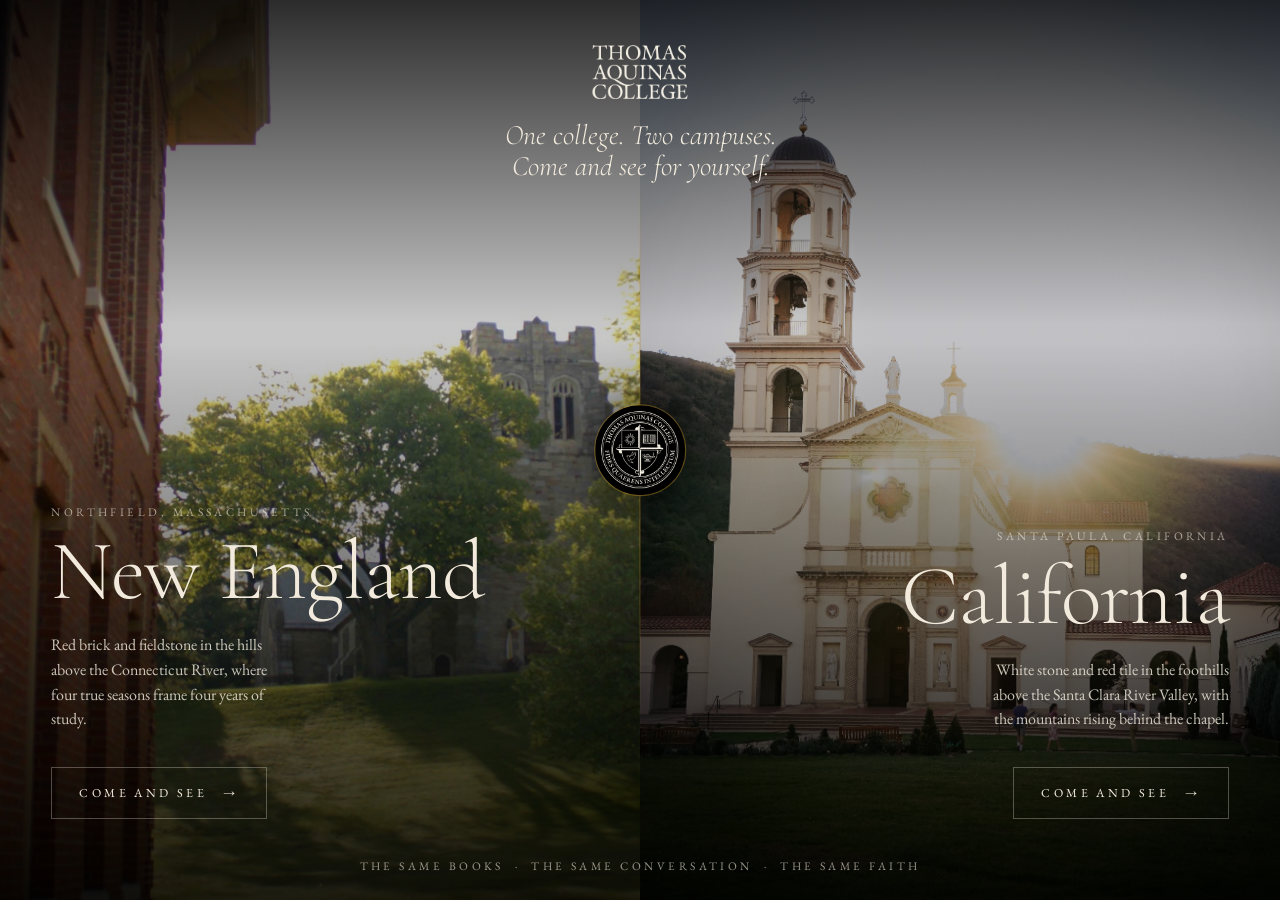
<file: index.html>
<!DOCTYPE html>
<html lang="en">
<head>
  <meta charset="utf-8">
  <meta name="viewport" content="width=device-width, initial-scale=1">
  <title>Come and See for Yourself · Thomas Aquinas College</title>
  <meta name="description" content="One college, two campuses. Choose New England or California and come see Thomas Aquinas College for yourself.">
  <meta name="theme-color" content="#000000">
  <link rel="icon" href="assets/logo/favicon.png">
  <link rel="preconnect" href="https://fonts.googleapis.com">
  <link rel="preconnect" href="https://fonts.gstatic.com" crossorigin>
  <link href="https://fonts.googleapis.com/css2?family=Cormorant+Garamond:ital,wght@0,300;0,400;1,300;1,400&family=EB+Garamond:ital,wght@0,400;0,500;1,400&display=swap" rel="stylesheet">
  <link rel="preload" as="image" href="new-england/assets/img/ne-hero-arcade.jpg">
  <link rel="preload" as="image" href="california/assets/img/ca-chapel-facade.jpg">
  <style>
    :root {
      --ink: #000; --parchment: #f2ebdd;
      --parch-80: rgba(242,235,221,.82); --parch-60: rgba(242,235,221,.62); --parch-30: rgba(242,235,221,.3);
      --red: #971b2f; --red-bright: #b3263c; --gold: #ad841f;
      --display: "Cormorant Garamond", Georgia, serif;
      --serif: "EB Garamond", Georgia, serif;
      --ease: cubic-bezier(.2,.7,.1,1);
      --gutter: clamp(1.25rem, 4vw, 4rem);
    }
    *, *::before, *::after { box-sizing: border-box; }
    html, body { margin: 0; height: 100%; background: var(--ink); color: var(--parchment); }
    body { font-family: var(--serif); -webkit-font-smoothing: antialiased; overflow: hidden; }
    a { color: inherit; text-decoration: none; }
    .label { font-size: .72rem; letter-spacing: .3em; text-transform: uppercase; color: var(--parch-60); margin: 0; }

    /* ---------- the two campuses ---------- */
    .choice { position: fixed; inset: 0; display: flex; }
    .campus {
      position: relative; flex: 1 1 0; overflow: hidden; isolation: isolate;
      display: flex; align-items: flex-end;
      transition: flex-grow 1.4s var(--ease);
      outline: none;
    }
    .campus img {
      position: absolute; inset: 0; width: 100%; height: 100%; object-fit: cover; z-index: -2;
      transform: scale(1.08);
      transition: transform 2.4s var(--ease), filter 1.4s var(--ease);
      filter: brightness(.78) saturate(1.02);
    }
    .campus::after {             /* legibility */
      content: ""; position: absolute; inset: 0; z-index: -1;
      background:
        linear-gradient(to top, rgba(0,0,0,.86) 0%, rgba(0,0,0,.35) 38%, rgba(0,0,0,0) 62%),
        linear-gradient(to bottom, rgba(0,0,0,.78) 0%, rgba(0,0,0,.35) 20%, rgba(0,0,0,0) 36%);
    }

    /* opening reveal: each half opens from the centre seam, echoing the window */
    .campus { clip-path: inset(0 0 0 0); }
    .ne { clip-path: inset(0 0 0 100%); }
    .ca { clip-path: inset(0 100% 0 0); }
    .ready .ne, .ready .ca { clip-path: inset(0 0 0 0); transition: clip-path 1.8s var(--ease) .25s, flex-grow 1.4s var(--ease); }
    .ready .campus img { transform: scale(1.02); }

    /* hover / focus: one campus leans forward, the other rests */
    @media (hover: hover) and (min-width: 801px) {
      .choice:has(.campus:hover) .campus:not(:hover) img,
      .choice:has(.campus:focus-visible) .campus:not(:focus-visible) img { filter: brightness(.42) saturate(.7); }
      .campus:hover, .campus:focus-visible { flex-grow: 1.45; }
      .campus:hover img, .campus:focus-visible img { transform: scale(1.06); filter: brightness(.9) saturate(1.06); }
    }

    .campus-body {
      width: 100%; padding: 0 var(--gutter) clamp(3rem, 9vh, 6rem);
      opacity: 0; transform: translateY(24px);
      transition: opacity 1.4s var(--ease), transform 1.4s var(--ease);
    }
    .ready .campus-body { opacity: 1; transform: none; transition-delay: 1.1s; }
    .ca .campus-body { text-align: right; }
    .campus h2 {
      margin: .9rem 0 0; font-family: var(--display); font-weight: 300;
      font-size: clamp(3rem, 6.6vw, 7.4rem); line-height: .92; letter-spacing: -.01em;
    }
    .campus h2 em { font-style: italic; }
    .campus p.desc {
      margin: 1.4rem 0 0; max-width: 30ch; font-size: clamp(1rem, 1.25vw, 1.2rem); line-height: 1.55; color: var(--parch-80);
    }
    .ca p.desc { margin-left: auto; }
    .enter {
      display: inline-flex; align-items: center; gap: 1rem; margin-top: 2.2rem;
      font-size: .76rem; letter-spacing: .28em; text-transform: uppercase;
      padding: 1.05rem 1.7rem; border: 1px solid var(--parch-30);
      transition: background .5s var(--ease), border-color .5s var(--ease);
    }
    .enter i { font-style: normal; transition: transform .6s var(--ease); }
    .campus:hover .enter, .campus:focus-visible .enter { background: var(--red); border-color: var(--red); }
    .campus:hover .enter i, .campus:focus-visible .enter i { transform: translateX(6px); }

    /* ---------- the shared centre ---------- */
    .crown {
      position: fixed; z-index: 5; left: 50%; top: clamp(1.5rem, 5vh, 3.5rem); translate: -50% 0;
      display: flex; flex-direction: column; align-items: center; gap: 1.3rem; text-align: center;
      pointer-events: none; opacity: 0; transition: opacity 1.6s var(--ease) .6s;
    }
    .ready .crown { opacity: 1; }
    .crown img { height: clamp(44px, 6vh, 64px); width: auto; }
    .crown h1 {
      margin: 0; font-family: var(--display); font-weight: 300; font-style: italic;
      font-size: clamp(1.4rem, 2.2vw, 2.1rem); line-height: 1.1; color: var(--parchment);
    }
    .seam {
      position: fixed; z-index: 4; left: 50%; top: 0; bottom: 0; width: 1px; translate: -.5px 0;
      background: linear-gradient(to bottom, transparent 0%, rgba(173,132,31,.0) 18%, rgba(173,132,31,.7) 50%, rgba(173,132,31,0) 82%, transparent);
      transform: scaleY(0); transition: transform 1.6s var(--ease), opacity .8s; pointer-events: none;
    }
    .ready .seam { transform: scaleY(1); }
    .choice:has(.campus:hover) ~ .seam { opacity: 0; }
    .seal {
      position: fixed; z-index: 5; left: 50%; top: 50%; translate: -50% -50%;
      width: clamp(64px, 7vw, 96px); aspect-ratio: 1; border-radius: 50%;
      background: #000 url("assets/logo/seal.webp") center / 86% no-repeat;
      box-shadow: 0 0 0 1px rgba(173,132,31,.5), 0 0 60px rgba(0,0,0,.8);
      opacity: 0; scale: .8; transition: opacity 1.2s var(--ease) 1.4s, scale 1.2s var(--ease) 1.4s;
      pointer-events: none;
    }
    .ready .seal { opacity: 1; scale: 1; }
    .choice:has(.campus:hover) ~ .seal { opacity: 0; transition-delay: 0s; }
    .tagline {
      position: fixed; z-index: 5; left: 50%; bottom: clamp(1rem, 3vh, 1.8rem); translate: -50% 0;
      white-space: nowrap; opacity: 0; transition: opacity 1.6s var(--ease) 1.8s; pointer-events: none;
    }
    .ready .tagline { opacity: 1; }

    /* leaving: fade to black before the funnel opens its own window */
    .veil { position: fixed; inset: 0; z-index: 20; background: #000; opacity: 0; pointer-events: none; transition: opacity .9s var(--ease); }
    .leaving .veil { opacity: 1; }

    /* ---------- phones: stacked, one above the other ---------- */
    @media (max-width: 800px) {
      .choice { flex-direction: column; }
      .ne { clip-path: inset(0 0 100% 0); } .ca { clip-path: inset(100% 0 0 0); }
      .ca .campus-body { text-align: left; } .ca p.desc { margin-left: 0; }
      .campus-body { padding-bottom: 2rem; }
      .campus h2 { font-size: clamp(2.6rem, 12vw, 3.6rem); }
      .campus p.desc { display: none; }
      .enter { margin-top: 1.2rem; padding: .85rem 1.3rem; }
      .seam { left: 0; right: 0; top: 50%; bottom: auto; width: auto; height: 1px; translate: 0 -.5px;
        background: linear-gradient(to right, transparent, rgba(173,132,31,.7), transparent); transform: scaleX(0); }
      .ready .seam { transform: scaleX(1); }
      .seal { width: 58px; }
      .crown { top: 1.1rem; } .crown h1 { display: none; } .crown img { height: 38px; }
      .campus-body { padding-bottom: 1.6rem; } .campus h2 { margin-top: .5rem; }
      .tagline { display: none; }
    }

    @media (prefers-reduced-motion: reduce) {
      *, *::before, *::after { transition: none !important; }
      .campus, .ne, .ca { clip-path: none; }
      .campus-body, .crown, .seal, .tagline { opacity: 1; transform: none; }
      .seam { transform: none; }
    }
  </style>
</head>
<body>

  <main class="choice" aria-label="Choose a campus">
    <a class="campus ne" href="new-england/" aria-label="New England campus, Northfield, Massachusetts">
      <img src="new-england/assets/img/ne-hero-arcade.jpg" alt="">
      <div class="campus-body">
        <p class="label">Northfield, Massachusetts</p>
        <h2>New England</h2>
        <p class="desc">Red brick and fieldstone in the hills above the Connecticut River, where four true seasons frame four years of study.</p>
        <span class="enter">Come and see <i aria-hidden="true">→</i></span>
      </div>
    </a>

    <a class="campus ca" href="california/" aria-label="California campus, Santa Paula, California">
      <img src="california/assets/img/ca-chapel-facade.jpg" alt="" style="object-position: 50% 40%">
      <div class="campus-body">
        <p class="label">Santa Paula, California</p>
        <h2>California</h2>
        <p class="desc">White stone and red tile in the foothills above the Santa Clara River Valley, with the mountains rising behind the chapel.</p>
        <span class="enter">Come and see <i aria-hidden="true">→</i></span>
      </div>
    </a>
  </main>

  <div class="seam" aria-hidden="true"></div>
  <div class="seal" aria-hidden="true"></div>

  <header class="crown">
    <img src="assets/logo/wordmark.webp" alt="Thomas Aquinas College" width="1000" height="563">
    <h1>One college. Two campuses.<br>Come and see for yourself.</h1>
  </header>

  <p class="tagline label">The same books &nbsp;·&nbsp; The same conversation &nbsp;·&nbsp; The same faith</p>

  <div class="veil" aria-hidden="true"></div>

  <script>
    (() => {
      const go = () => requestAnimationFrame(() => document.documentElement.classList.add('ready'));
      const imgs = [...document.images];
      Promise.all(imgs.map(i => i.complete ? 0 : new Promise(r => { i.onload = i.onerror = r; })))
        .then(go);
      setTimeout(go, 2500);                         // never wait too long

      const reduce = matchMedia('(prefers-reduced-motion: reduce)').matches;
      document.querySelectorAll('.campus').forEach(a => a.addEventListener('click', e => {
        if (reduce || e.metaKey || e.ctrlKey || e.shiftKey) return;
        e.preventDefault();
        document.documentElement.classList.add('leaving');
        setTimeout(() => { location.href = a.getAttribute('href'); }, 850);
      }));
      // coming back with the browser's Back button: clear the veil
      addEventListener('pageshow', () => document.documentElement.classList.remove('leaving'));
    })();
  </script>
</body>
</html>
</file>
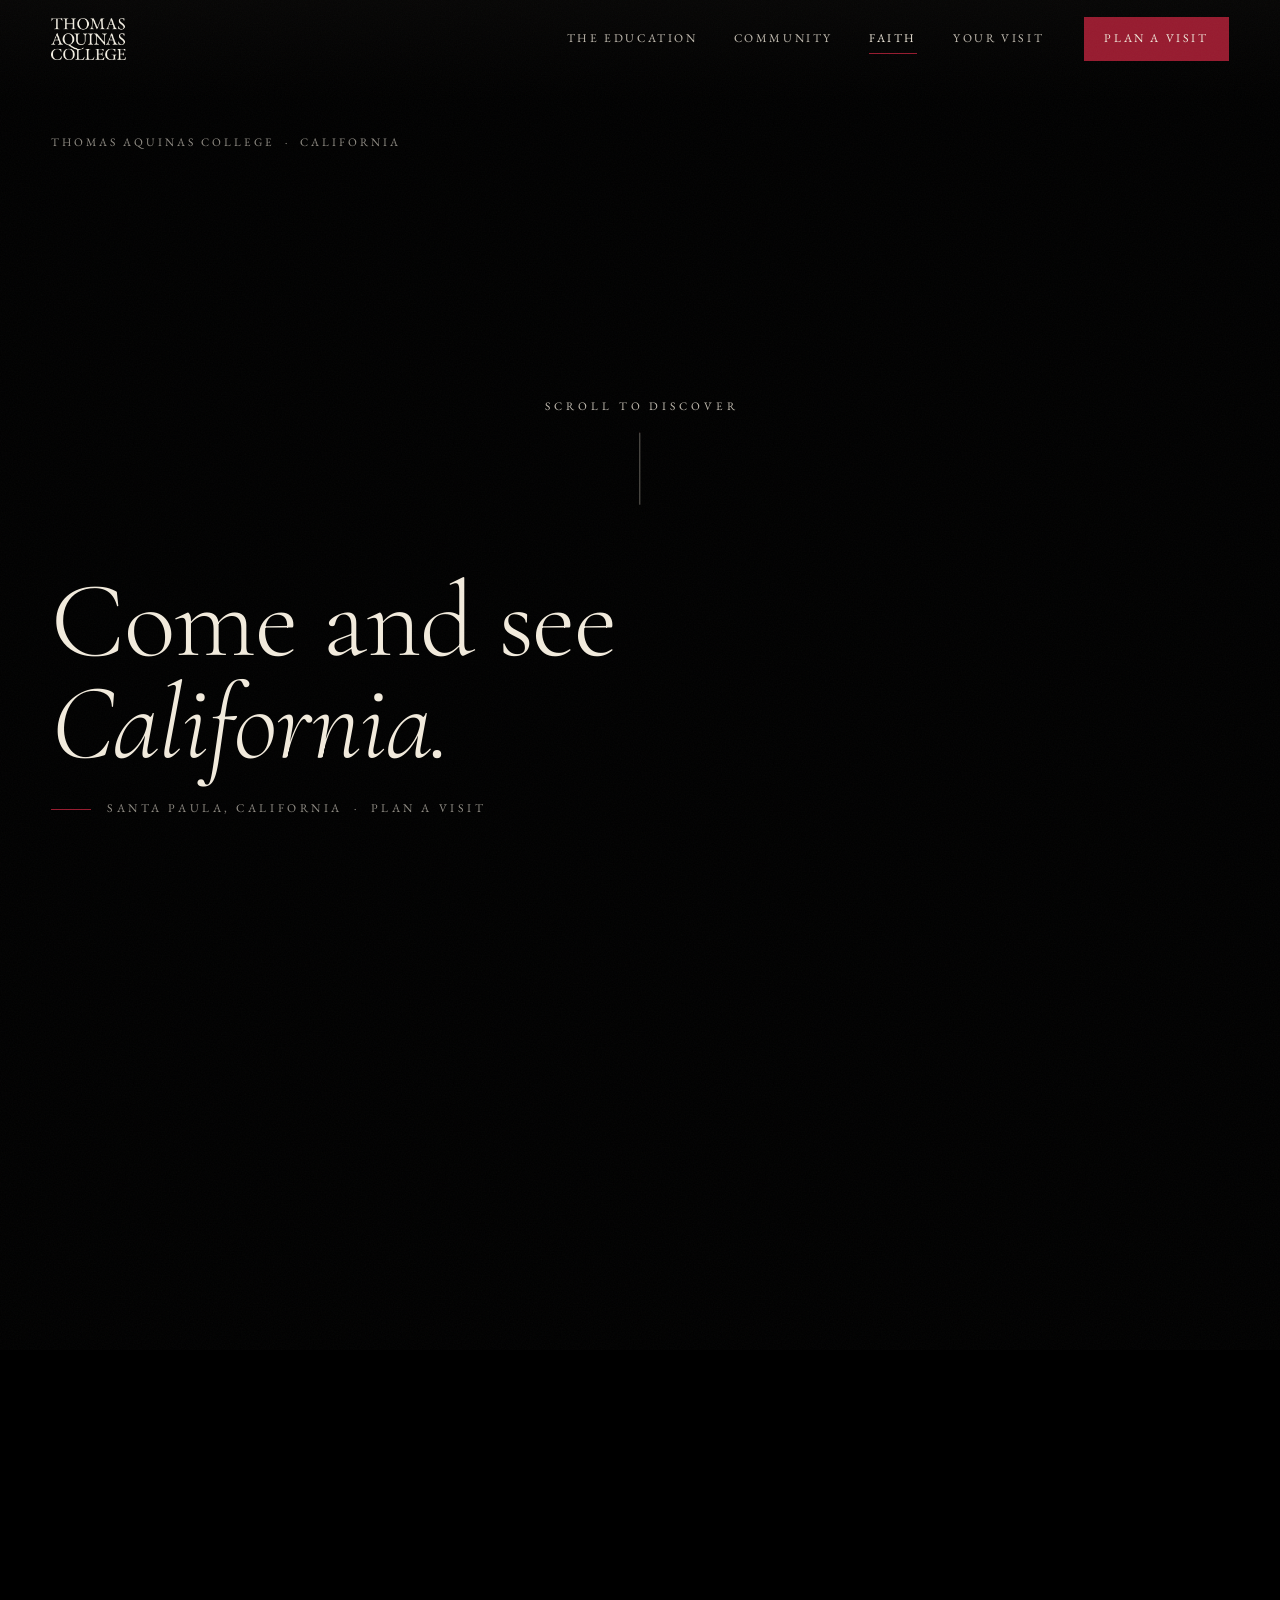
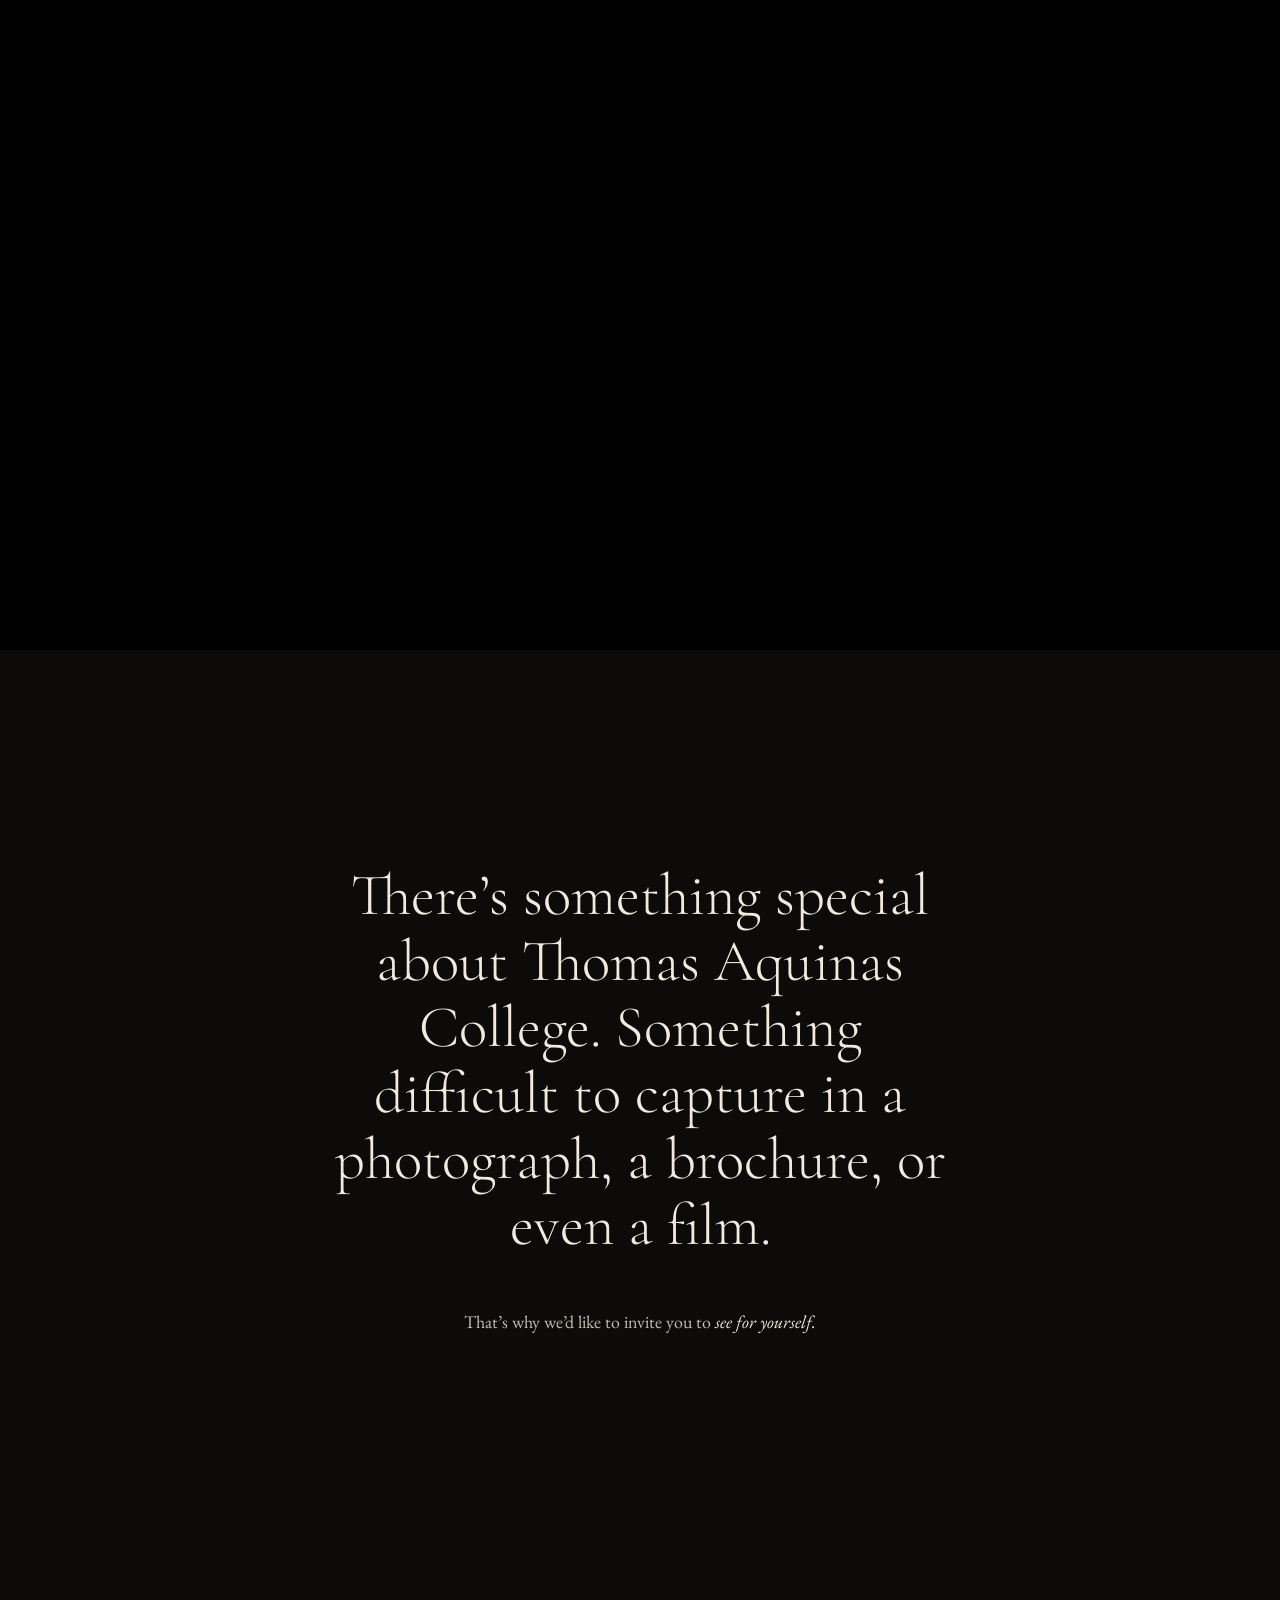
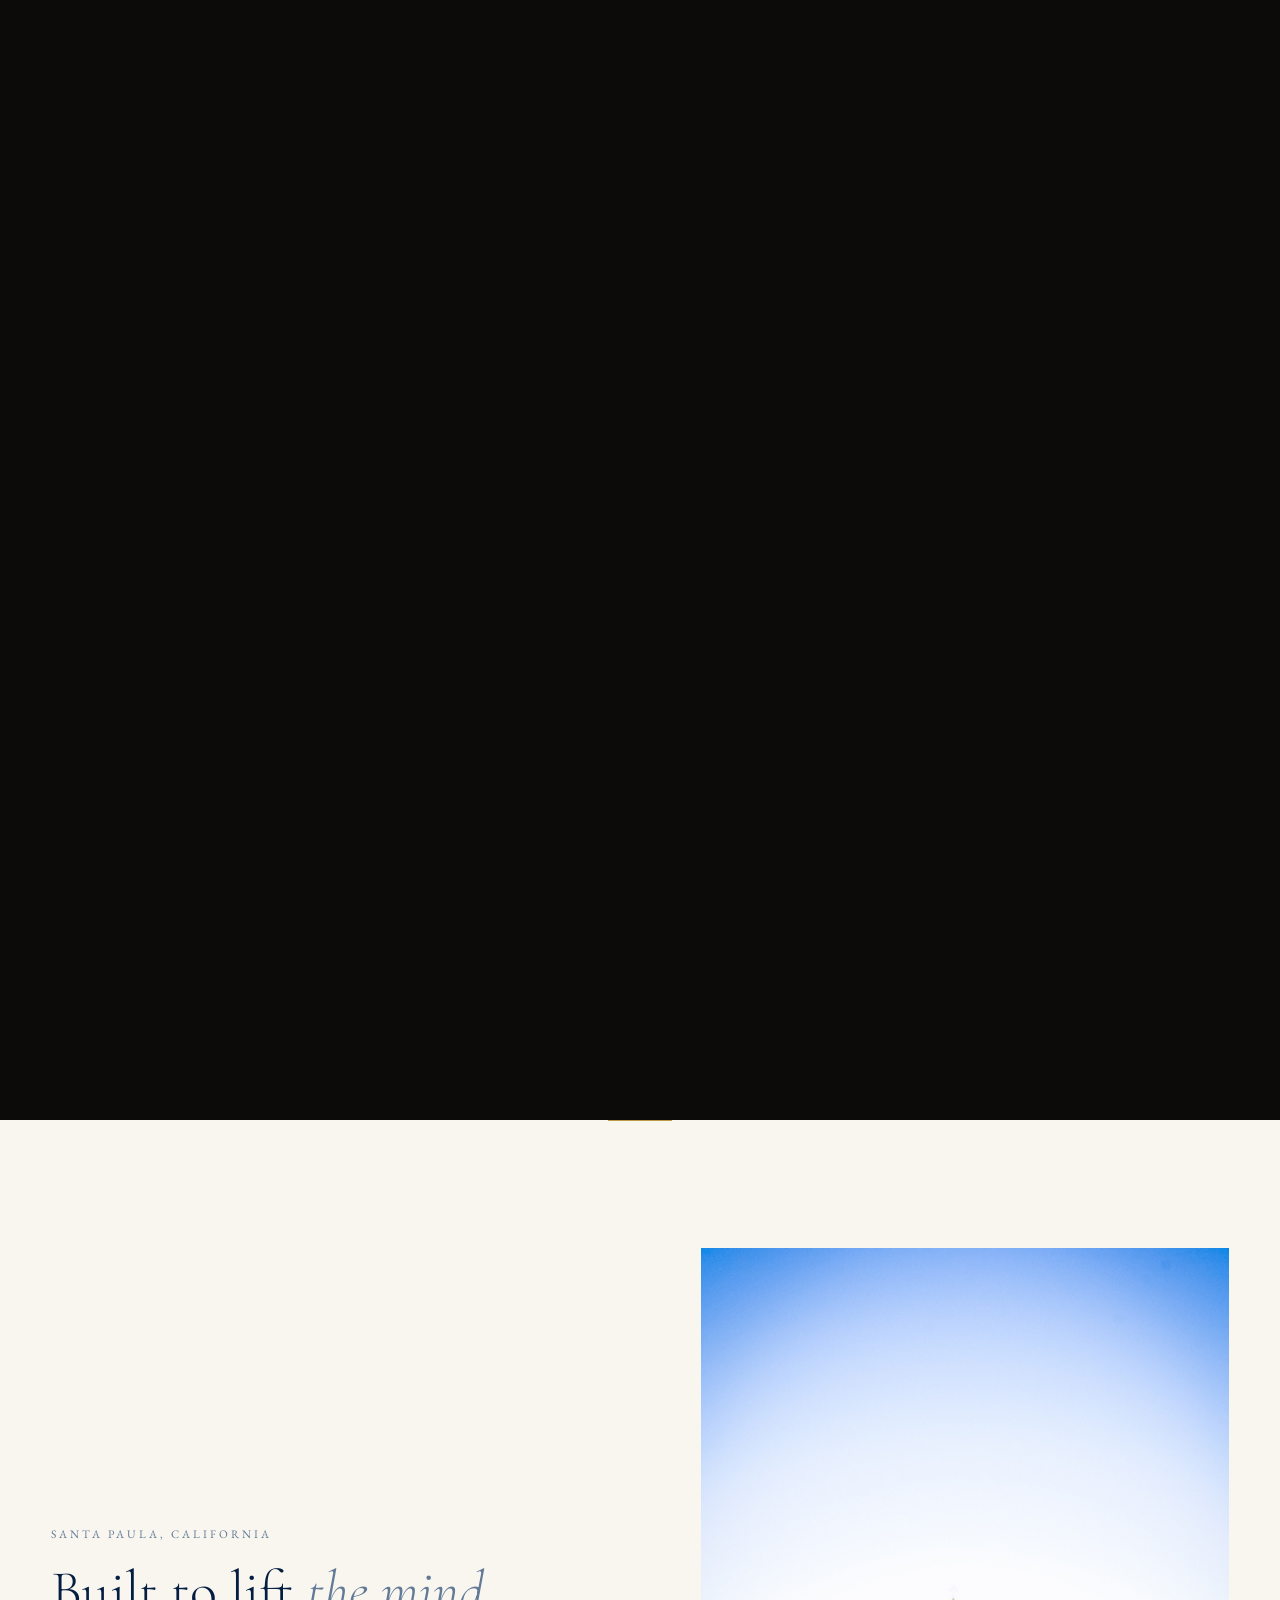
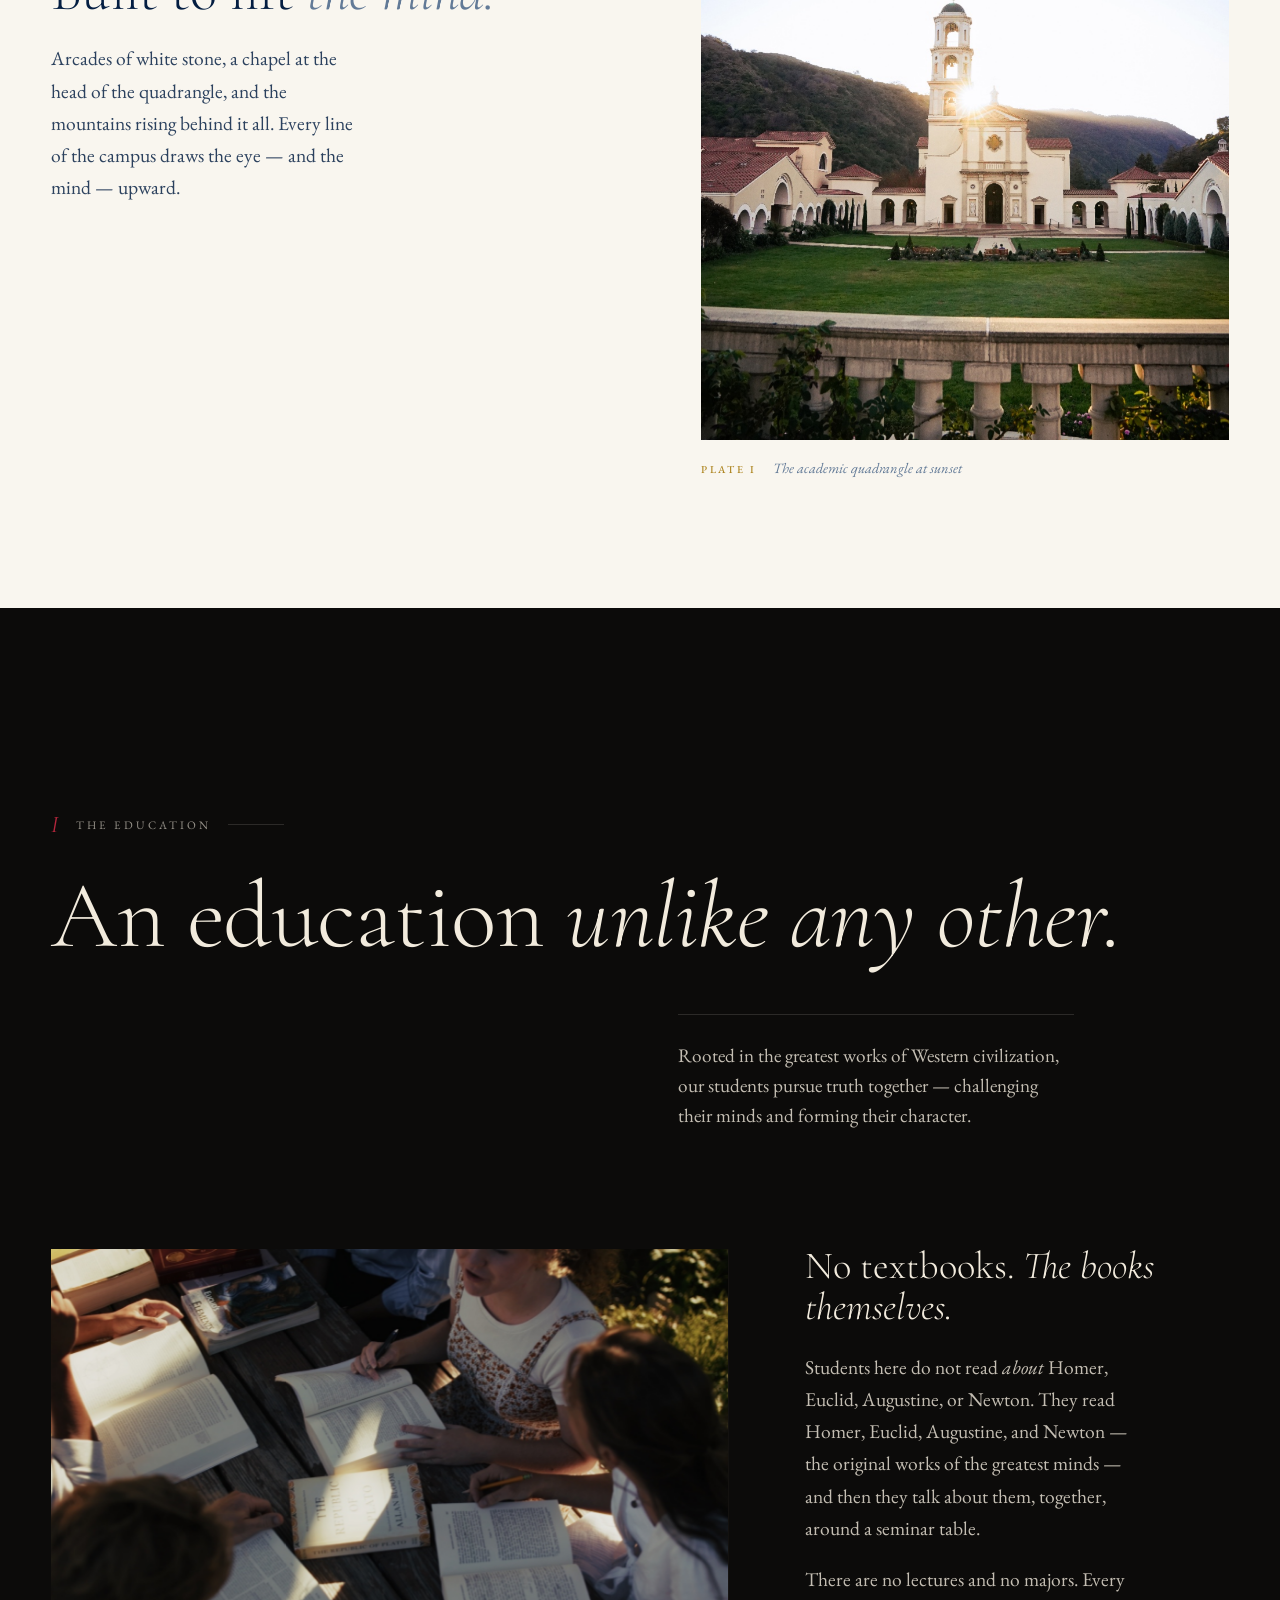
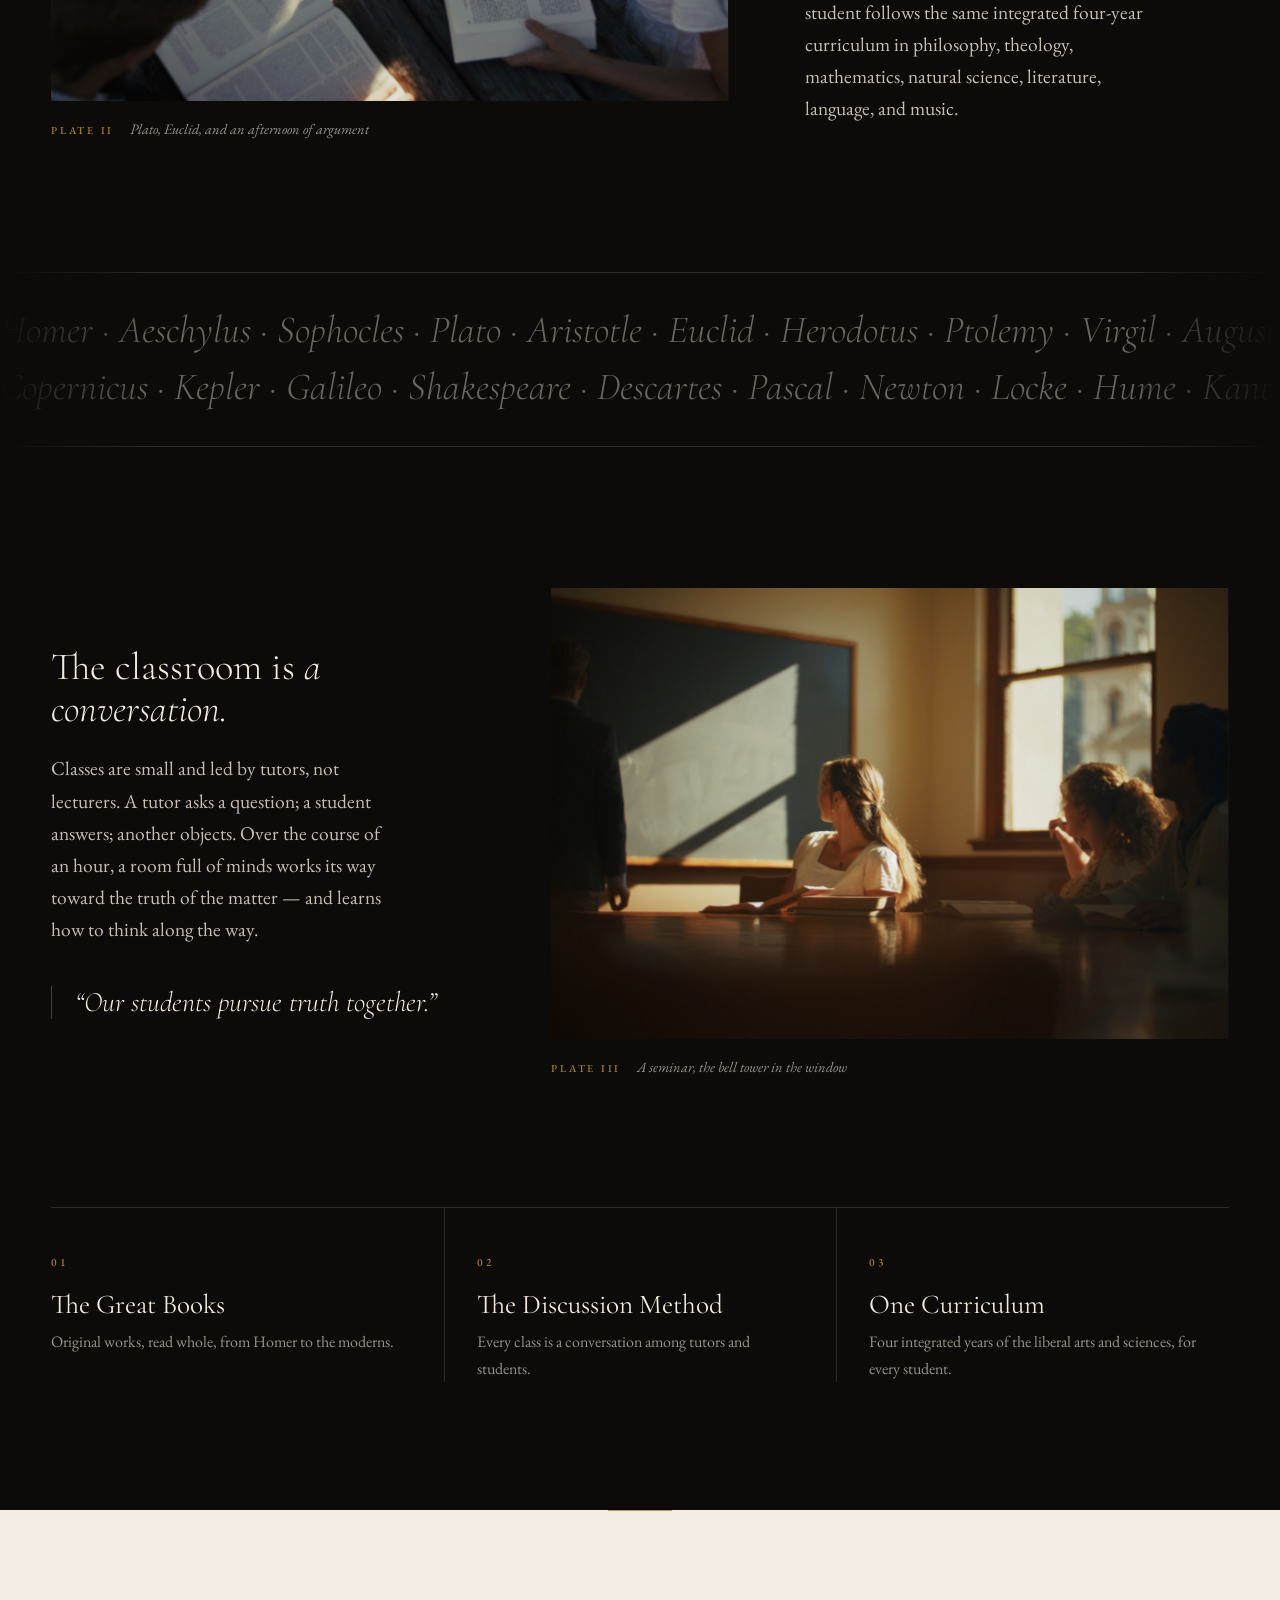
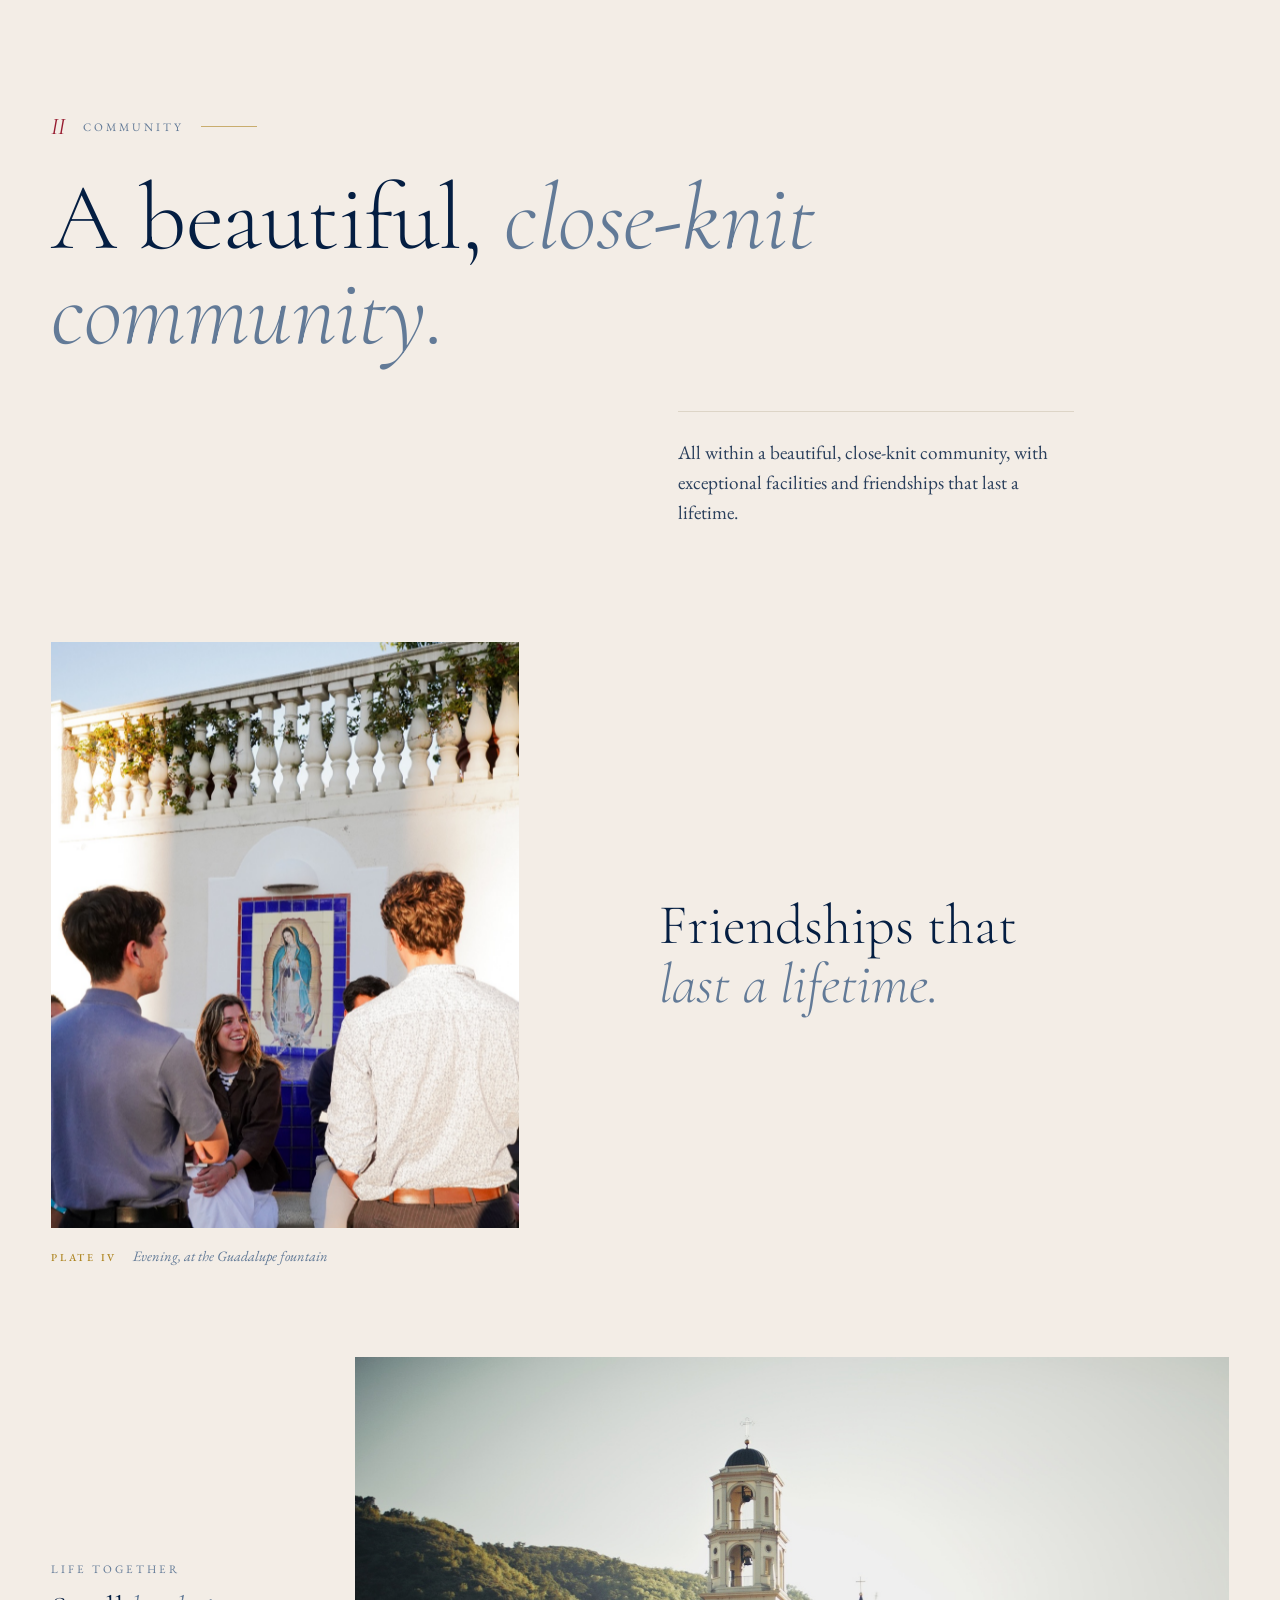
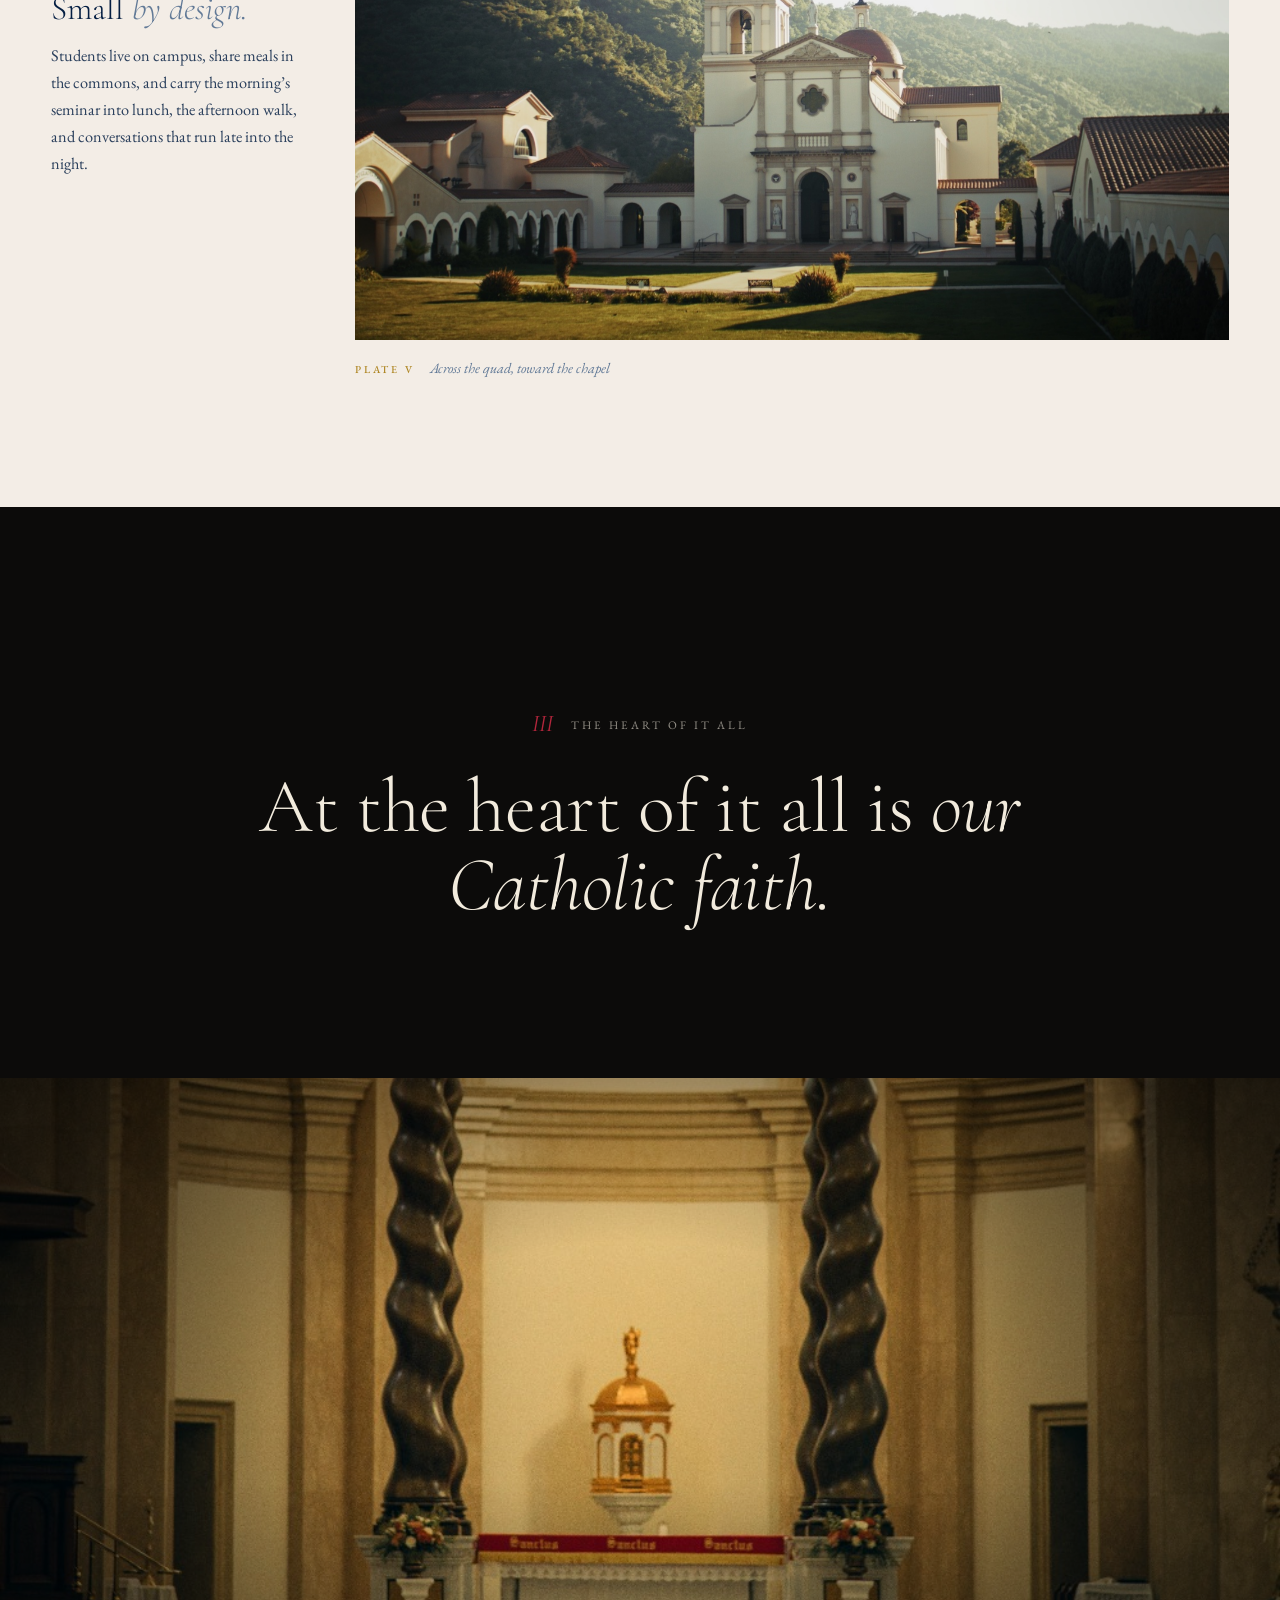
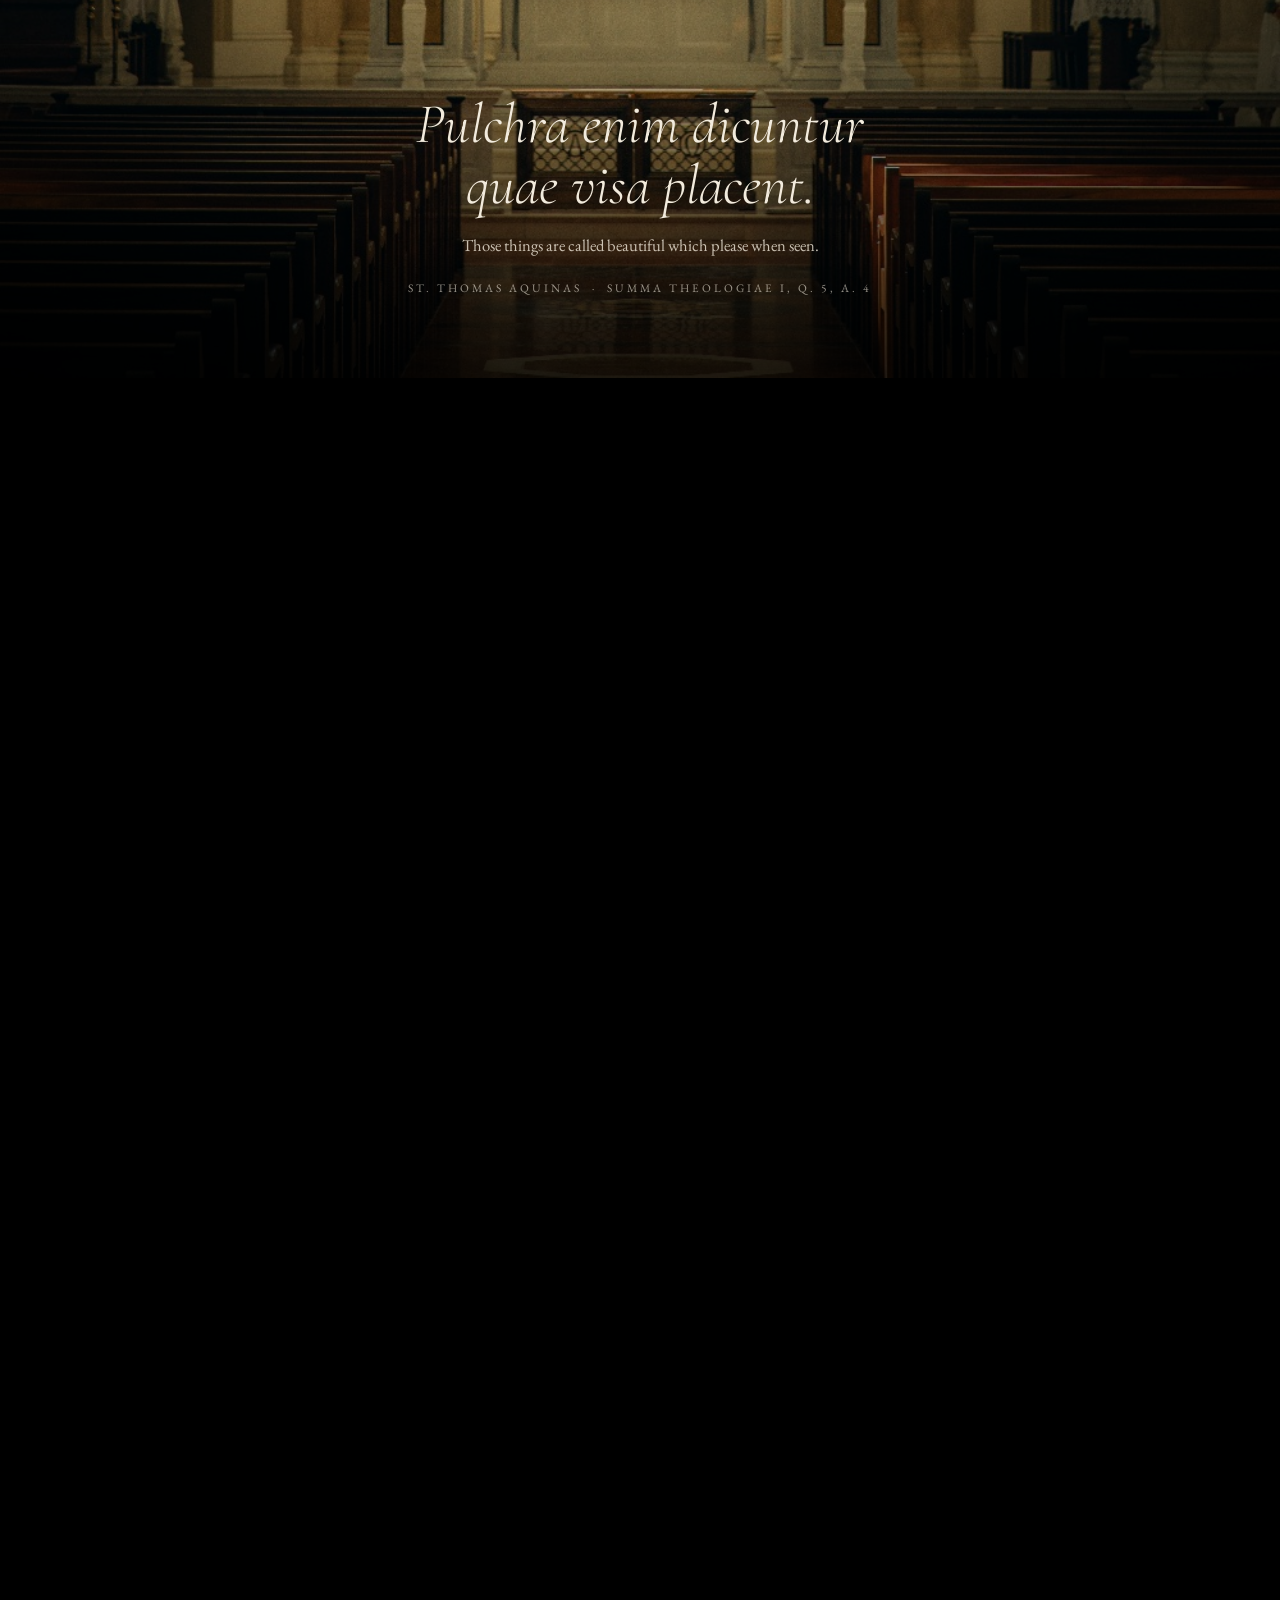
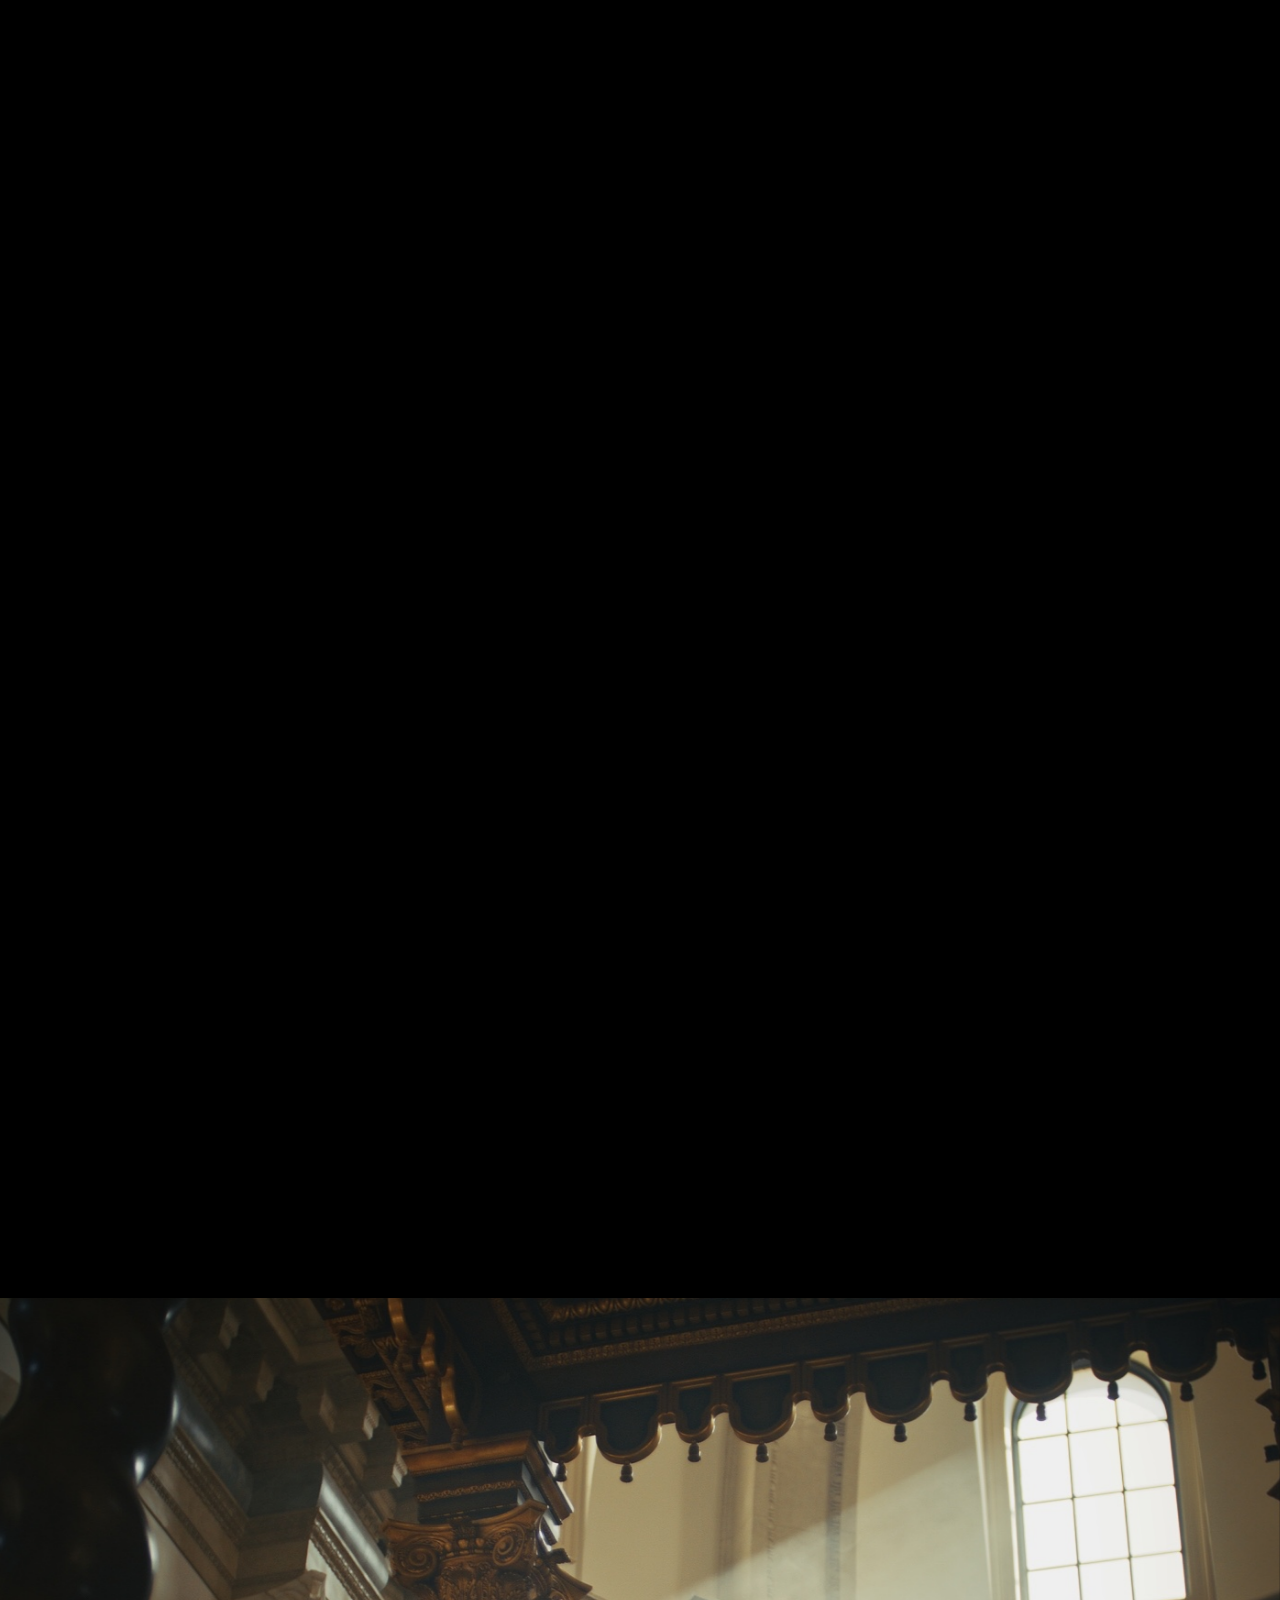
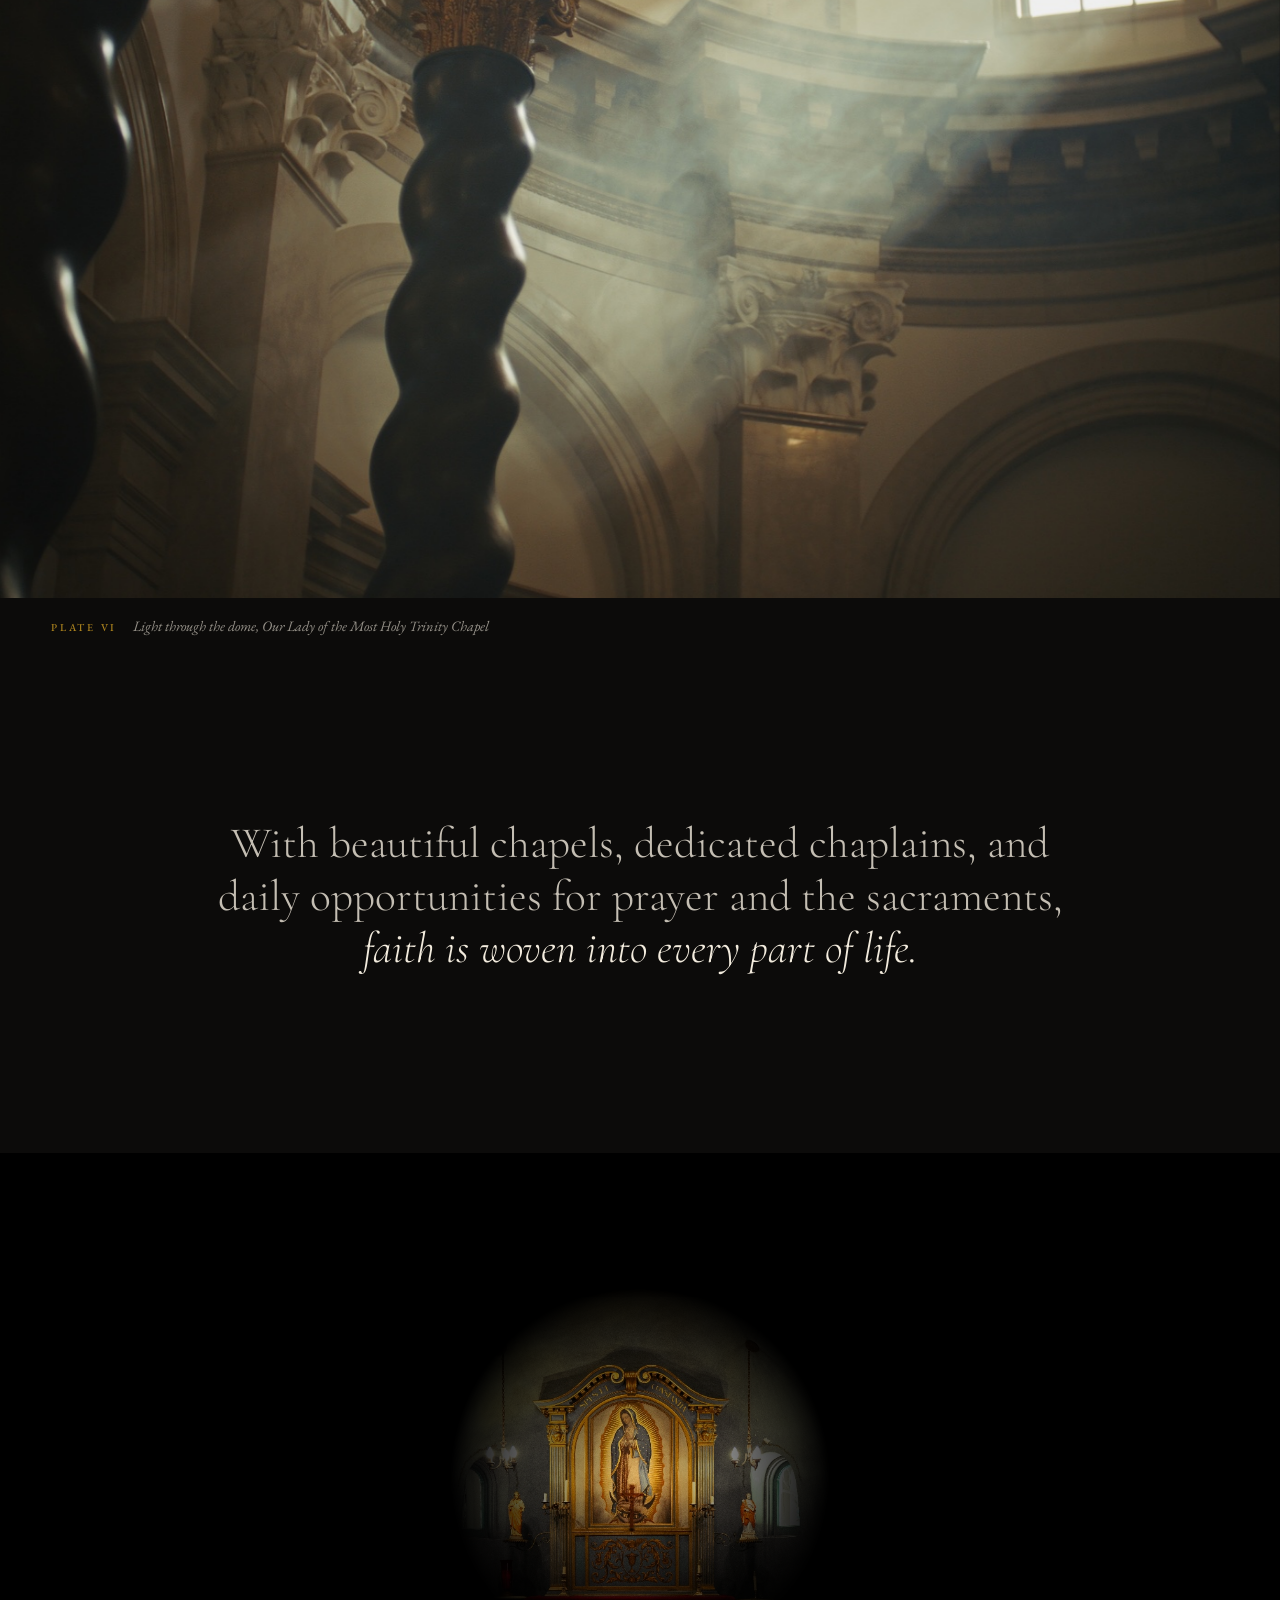
<file: california/index.html>
<!DOCTYPE html>
<html lang="en">
<head>
  <meta charset="utf-8">
  <meta name="viewport" content="width=device-width, initial-scale=1">
  <title>Visit California · Thomas Aquinas College</title>
  <meta name="description" content="An education unlike any other. Rooted in the greatest works of Western civilization, on the California campus in Santa Paula. Come and see for yourself.">
  <meta name="theme-color" content="#0c0b0a">
  <link rel="icon" href="assets/logo/favicon.png">
  <link rel="preconnect" href="https://fonts.googleapis.com">
  <link rel="preconnect" href="https://fonts.gstatic.com" crossorigin>
  <link href="https://fonts.googleapis.com/css2?family=Cormorant+Garamond:ital,wght@0,300;0,400;0,500;1,300;1,400&family=EB+Garamond:ital,wght@0,400;0,500;1,400&display=swap" rel="stylesheet">
  <link rel="preload" as="image" href="assets/img/ca-tower-framed.jpg" fetchpriority="high">
  <link rel="stylesheet" href="styles.css">
</head>
<body>

<a class="skip" href="#main">Skip to content</a>

<!-- ============ HEADER ============ -->
<header class="site-header" id="header">
  <div class="header-inner">
    <a class="brand" href="../" aria-label="Thomas Aquinas College — choose a campus">
      <img src="assets/logo/wordmark.webp" alt="Thomas Aquinas College" width="1000" height="563">
    </a>

    <nav class="nav" aria-label="Primary">
      <a href="#education">The Education</a>
      <a href="#community">Community</a>
      <a href="#faith">Faith</a>
      <a href="#your-visit">Your Visit</a>
    </nav>

    <a class="btn btn-red header-cta" href="https://www.thomasaquinas.edu/visit" target="_blank" rel="noopener">Plan a Visit</a>

    <button class="menu-toggle" id="menuToggle" aria-expanded="false" aria-controls="mobileNav" aria-label="Open menu">
      <span></span><span></span>
    </button>
  </div>
  <div class="header-progress" aria-hidden="true"><i id="progress"></i></div>
</header>

<div class="mobile-nav" id="mobileNav" hidden>
  <nav aria-label="Mobile">
    <a href="#education"><small>I</small>The Education</a>
    <a href="#community"><small>II</small>Community</a>
    <a href="#faith"><small>III</small>Faith</a>
    <a href="#beyond"><small>IV</small>Between Classes</a>
    <a href="#your-visit"><small>V</small>Your Visit</a>
    <a href="https://www.thomasaquinas.edu/visit" class="btn btn-red" target="_blank" rel="noopener">Plan a Visit</a>
  </nav>
</div>

<main id="main">

  <!-- ============ HERO : the slit opens ============ -->
  <section class="hero scene" id="top" data-scene="hero" data-quiet-top>
    <div class="stage">
      <div class="hero-media">
        <img src="assets/img/ca-tower-framed.jpg" alt="The chapel bell tower at sunrise, glimpsed through a narrow opening" fetchpriority="high">
      </div>
      <div class="hero-shade"></div>

      <p class="hero-over label">Thomas Aquinas College &nbsp;·&nbsp; California</p>

      <div class="hero-title">
        <h1>Come and see<br><em>California.</em></h1>
        <p class="hero-sub">Santa Paula, California &nbsp;·&nbsp; Plan a visit</p>
      </div>

      <p class="scroll-cue label" aria-hidden="true"><span>Scroll to discover</span><i></i></p>
    </div>
  </section>

  <!-- ============ PRELUDE : narration ============ -->
  <section class="prelude scene" data-scene="words">
    <div class="stage stage-center">
      <p class="narration" data-words>There’s something special about Thomas Aquinas College. Something difficult to capture in a photograph, a brochure, or even a film.</p>
      <p class="narration-coda" data-coda>That’s why we’d like to invite you to <em>see for yourself.</em></p>
    </div>
  </section>

  <!-- Plate I: the campus -->
  <div class="band light">
  <section class="quad-feature">
    <div class="quad-text reveal">
      <p class="label">Santa Paula, California</p>
      <h3>Built to lift <em>the mind.</em></h3>
      <p>Arcades of white stone, a chapel at the head of the quadrangle, and the mountains rising behind it all. Every line of the campus draws the eye — and the mind — upward.</p>
    </div>
    <figure class="plate quad-plate reveal">
      <div class="plate-frame">
        <img data-parallax="0.05" loading="lazy" src="assets/img/ca-quad-balcony.jpg" alt="The chapel and academic quadrangle at sunset, seen from behind a stone balustrade">
      </div>
      <figcaption><span class="numeral">Plate I</span> The academic quadrangle at sunset</figcaption>
    </figure>
  </section>
  </div>

  <!-- ============ I. THE EDUCATION ============ -->
  <section class="chapter" id="education">
    <header class="chapter-head reveal">
      <p class="chapter-mark"><span class="roman">I</span><span class="label">The Education</span></p>
      <h2>An education <em>unlike any other.</em></h2>
      <p class="lede">Rooted in the greatest works of Western civilization, our students pursue truth together — challenging their minds and forming their character.</p>
    </header>

    <div class="split split-books">
      <figure class="plate reveal">
        <div class="plate-frame">
          <img data-parallax="0.08" loading="lazy" src="assets/img/ca-great-books.jpg" alt="Students around a wooden table with Plato’s Republic and Euclid’s Elements open before them">
        </div>
        <figcaption><span class="numeral">Plate II</span> Plato, Euclid, and an afternoon of argument</figcaption>
      </figure>
      <div class="split-text reveal">
        <h3>No textbooks. <em>The books themselves.</em></h3>
        <p>Students here do not read <em>about</em> Homer, Euclid, Augustine, or Newton. They read Homer, Euclid, Augustine, and Newton — the original works of the greatest minds — and then they talk about them, together, around a seminar table.</p>
        <p>There are no lectures and no majors. Every student follows the same integrated four-year curriculum in philosophy, theology, mathematics, natural science, literature, language, and music.</p>
      </div>
    </div>

    <div class="authors" aria-label="Some of the authors read at Thomas Aquinas College">
      <div class="authors-row"><span>Homer · Aeschylus · Sophocles · Plato · Aristotle · Euclid · Herodotus · Ptolemy · Virgil · Augustine · Boethius · Anselm · Aquinas · Dante · Chaucer · </span><span aria-hidden="true">Homer · Aeschylus · Sophocles · Plato · Aristotle · Euclid · Herodotus · Ptolemy · Virgil · Augustine · Boethius · Anselm · Aquinas · Dante · Chaucer · </span></div>
      <div class="authors-row reverse"><span>Copernicus · Kepler · Galileo · Shakespeare · Descartes · Pascal · Newton · Locke · Hume · Kant · Hegel · Tocqueville · Lincoln · Darwin · Faraday · Einstein · </span><span aria-hidden="true">Copernicus · Kepler · Galileo · Shakespeare · Descartes · Pascal · Newton · Locke · Hume · Kant · Hegel · Tocqueville · Lincoln · Darwin · Faraday · Einstein · </span></div>
    </div>

    <div class="split split-reverse">
      <div class="split-text reveal">
        <h3>The classroom is <em>a conversation.</em></h3>
        <p>Classes are small and led by tutors, not lecturers. A tutor asks a question; a student answers; another objects. Over the course of an hour, a room full of minds works its way toward the truth of the matter — and learns how to think along the way.</p>
        <blockquote class="pull">“Our students pursue truth together.”</blockquote>
      </div>
      <figure class="plate reveal">
        <div class="plate-frame">
          <img data-parallax="0.08" loading="lazy" src="assets/img/ca-seminar.jpg" alt="Students around a seminar table turn toward the chalkboard; the chapel bell tower is framed in the window">
        </div>
        <figcaption><span class="numeral">Plate III</span> A seminar, the bell tower in the window</figcaption>
      </figure>
    </div>

    <ol class="pillars">
      <li class="reveal"><span class="pillar-n">01</span><h4>The Great Books</h4><p>Original works, read whole, from Homer to the moderns.</p></li>
      <li class="reveal"><span class="pillar-n">02</span><h4>The Discussion Method</h4><p>Every class is a conversation among tutors and students.</p></li>
      <li class="reveal"><span class="pillar-n">03</span><h4>One Curriculum</h4><p>Four integrated years of the liberal arts and sciences, for every student.</p></li>
    </ol>
  </section>

  <!-- ============ II. COMMUNITY ============ -->
  <div class="band light warm">
  <section class="chapter" id="community">
    <header class="chapter-head reveal">
      <p class="chapter-mark"><span class="roman">II</span><span class="label">Community</span></p>
      <h2>A beautiful, <em>close-knit community.</em></h2>
      <p class="lede">All within a beautiful, close-knit community, with exceptional facilities and friendships that last a lifetime.</p>
    </header>

    <div class="mosaic">
      <figure class="plate mosaic-a reveal">
        <div class="plate-frame portrait">
          <img data-parallax="0.06" loading="lazy" src="assets/img/ca-fountain.jpg" alt="Students laughing together beside a tiled fountain of Our Lady of Guadalupe">
        </div>
        <figcaption><span class="numeral">Plate IV</span> Evening, at the Guadalupe fountain</figcaption>
      </figure>

      <blockquote class="mosaic-quote reveal">
        <p>Friendships that<br><em>last a lifetime.</em></p>
      </blockquote>

      <div class="mosaic-note reveal">
        <p class="label">Life together</p>
        <h4>Small <em>by design.</em></h4>
        <p>Students live on campus, share meals in the commons, and carry the morning’s seminar into lunch, the afternoon walk, and conversations that run late into the night.</p>
      </div>

      <figure class="plate mosaic-b reveal">
        <div class="plate-frame">
          <img data-parallax="0.08" loading="lazy" src="assets/img/ca-quad-wide.jpg" alt="Our Lady of the Most Holy Trinity Chapel at the head of the academic quadrangle, foothills behind">
        </div>
        <figcaption><span class="numeral">Plate V</span> Across the quad, toward the chapel</figcaption>
      </figure>
    </div>
  </section>
  </div>

  <!-- ============ III. FAITH ============ -->
  <section class="chapter chapter-faith" id="faith">
    <header class="chapter-head center reveal">
      <p class="chapter-mark"><span class="roman">III</span><span class="label">The Heart of It All</span></p>
      <h2>At the heart of it all is <em>our Catholic faith.</em></h2>
    </header>
  </section>

  <!-- ARREST I : the baldachin comes into focus, then holds -->
  <section class="arrest scene" data-scene="arrest" data-quiet aria-label="Interior of Our Lady of the Most Holy Trinity Chapel">
    <div class="stage">
      <div class="arrest-bg" style="background-image:url('assets/img/ca-baldachin.jpg')"></div>
      <div class="arrest-media">
        <img class="arrest-soft" loading="lazy" src="assets/img/ca-baldachin.jpg" alt="" aria-hidden="true">
        <img class="arrest-sharp" loading="lazy" src="assets/img/ca-baldachin.jpg" alt="The gilded baldachin, high altar, and tabernacle of Our Lady of the Most Holy Trinity Chapel">
      </div>
      <div class="arrest-veil"></div>
      <div class="arrest-quote">
        <p class="latin">Pulchra enim dicuntur<br>quae visa placent.</p>
        <p class="english">Those things are called beautiful which please when seen.</p>
        <p class="cite label">St. Thomas Aquinas &nbsp;·&nbsp; Summa Theologiae I, q. 5, a. 4</p>
      </div>
    </div>
  </section>

  <figure class="plate plate-full">
    <div class="plate-frame tall">
      <img data-parallax="0.16" loading="lazy" src="assets/img/ca-columns-light.jpg" alt="A shaft of light falls through the dome window between the twisted columns of the baldachin">
    </div>
    <figcaption><span class="numeral">Plate VI</span> Light through the dome, Our Lady of the Most Holy Trinity Chapel</figcaption>
  </figure>

  <section class="narration-block reveal">
    <p>With beautiful chapels, dedicated chaplains, and daily opportunities for prayer and the sacraments, <em>faith is woven into every part of life.</em></p>
  </section>

  <!-- ARREST II : light gathers from the altar outward -->
  <section class="glow scene" data-scene="glow" data-quiet aria-label="A small chapel lit only at its altar">
    <div class="stage">
      <div class="glow-media">
        <img loading="lazy" src="assets/img/ca-guadalupe-chapel.jpg" alt="A small, dim chapel; only the gilded altarpiece of Our Lady of Guadalupe is lit, inscribed Spes et Constantia">
      </div>
      <div class="glow-close">
        <img loading="lazy" src="assets/img/ca-guadalupe-closeup.jpg" alt="Close view of the gilded altarpiece of Our Lady of Guadalupe, inscribed Spes et Constantia, beyond the silhouettes of students at prayer">
      </div>
      <div class="glow-caption">
        <p class="latin">Spes et Constantia</p>
        <p class="label">Hope and steadfastness</p>
      </div>
    </div>
  </section>

  <div class="split split-prayer">
    <figure class="plate reveal">
      <div class="plate-frame">
        <img data-parallax="0.07" loading="lazy" src="assets/img/ca-prayer.jpg" alt="Two students kneel in prayer in a quiet chapel">
      </div>
      <figcaption><span class="numeral">Plate VII</span> A quiet hour</figcaption>
    </figure>
    <div class="split-text reveal">
      <h3>Never far <em>from the altar.</em></h3>
      <p>Daily Mass. Confession. Adoration. The Rosary said among friends. Here the life of the mind and the life of prayer are not two lives, but one — <em>fides quaerens intellectum,</em> faith seeking understanding.</p>
    </div>
  </div>

  <!-- ============ IV. BEYOND THE CLASSROOM ============ -->
  <div class="band light cool">
  <section class="chapter" id="beyond">
    <header class="chapter-head reveal">
      <p class="chapter-mark"><span class="roman">IV</span><span class="label">Beyond the Classroom</span></p>
      <h2>A whole world <em>to explore.</em></h2>
      <p class="lede">Sports, adventure, and the simple joy of good friends — with the mountains close enough to hike before class.</p>
    </header>
  </section>
  </div>

  <figure class="plate plate-full">
    <div class="plate-frame tall">
      <img data-parallax="0.14" loading="lazy" src="assets/img/ca-softball.jpg" alt="A student at bat during a softball game, the chapel bell tower and mountains behind">
    </div>
    <figcaption><span class="numeral">Plate VIII</span> An afternoon game beneath the bell tower</figcaption>
  </figure>

  <div class="split split-reverse split-solo">
    <div class="split-text reveal">
      <h3>Tutors who stay <em>after class.</em></h3>
      <p>Questions don’t keep office hours. A proof begun in seminar is often finished at the chalkboard in the afternoon light, tutor and student working it out together.</p>
    </div>
    <figure class="plate reveal">
      <div class="plate-frame">
        <img data-parallax="0.07" loading="lazy" src="assets/img/ca-chalkboard.jpg" alt="A tutor sketches a geometric proof on a chalkboard as sunlight falls across it">
      </div>
      <figcaption><span class="numeral">Plate IX</span> A proposition of Euclid, in morning light</figcaption>
    </figure>
  </div>


  <!-- ============ V. YOUR VISIT ============ -->
  <div class="band light">
  <section class="chapter" id="your-visit">
    <header class="chapter-head reveal">
      <p class="chapter-mark"><span class="roman">V</span><span class="label">Your Visit</span></p>
      <h2>Come to <em>Santa Paula.</em></h2>
      <p class="lede">Spend a day on the California campus. Sit in on a class, share a meal, and meet the students who will tell you what it’s really like.</p>
    </header>

    <div class="campuses">
      <article class="campus reveal">
        <figure class="plate">
          <div class="plate-frame portrait">
            <img data-parallax="0.06" loading="lazy" style="object-position: 62% 50%" src="assets/img/ca-baldachin-detail.jpg" alt="Gilded angels and the crucifix atop the baldachin, beneath the chapel dome">
          </div>
        </figure>
        <div class="campus-text">
          <p class="label">In the chapel</p>
          <h3>Pray with us</h3>
          <p>Join the students for daily Mass in Our Lady of the Most Holy Trinity Chapel, the heart of the campus.</p>
        </div>
      </article>

      <article class="campus campus-offset reveal">
        <figure class="plate">
          <div class="plate-frame portrait">
            <img data-parallax="0.06" loading="lazy" src="assets/img/ca-chapel-facade.jpg" alt="The chapel façade and bell tower in late sun, students crossing the lawn">
          </div>
        </figure>
        <div class="campus-text">
          <p class="label">On the campus</p>
          <h3>Walk the grounds</h3>
          <p>From the arcades of the academic quadrangle to the foothills behind them, see where four years of study, prayer, and friendship unfold. And sit in on a class while you’re here.</p>
        </div>
      </article>
    </div>

  </section>
  </div>

  <!-- ============ FINALE : the window closes ============ -->
  <section class="finale scene" data-scene="finale" data-quiet aria-label="Plan your visit">
    <div class="stage">
      <div class="finale-media">
        <img loading="lazy" src="assets/img/ca-tower-framed.jpg" alt="The chapel bell tower at sunrise">
      </div>
      <div class="finale-shade"></div>
      <div class="finale-title">
        <p class="label">Thomas Aquinas College</p>
        <h2>Some things must be<br><em>seen in person.</em></h2>
      </div>
      <div class="finale-cta">
        <p class="label">Santa Paula, California</p>
        <a class="btn btn-red finale-btn" href="https://www.thomasaquinas.edu/visit" target="_blank" rel="noopener">Plan Your Visit <span aria-hidden="true">→</span></a>
        <p class="finale-note">Come and see for yourself.</p>
      </div>
    </div>
  </section>

  <!-- ============ COME SEE FOR YOURSELF ============ -->
  <section class="visit" id="visit">
    <img class="visit-seal" src="assets/logo/seal.webp" alt="" aria-hidden="true" loading="lazy">
    <div class="visit-inner">
      <p class="label reveal">An invitation</p>
      <h2 class="reveal">Come see California <em>for yourself.</em></h2>
      <p class="lede reveal">Meet our students. Join a class. Discover the community. We invite you to experience Thomas Aquinas College, California, firsthand.</p>

      <ul class="ways">
        <li class="reveal">
          <a href="https://www.thomasaquinas.edu/visit" target="_blank" rel="noopener">
            <span class="ways-n">i.</span>
            <span class="ways-body"><strong>Visit California</strong><span>Sit in on a class, share a meal, and stay the night in the residence halls.</span></span>
            <span class="ways-arrow" aria-hidden="true">→</span>
          </a>
        </li>
        <li class="reveal">
          <a href="https://www.thomasaquinas.edu/visit" target="_blank" rel="noopener">
            <span class="ways-n">ii.</span>
            <span class="ways-body"><strong>Summer Program</strong><span>High school students live the life of a TAC student, from seminar table to chapel.</span></span>
            <span class="ways-arrow" aria-hidden="true">→</span>
          </a>
        </li>
        <li class="reveal">
          <a href="https://www.thomasaquinas.edu/visit" target="_blank" rel="noopener">
            <span class="ways-n">iii.</span>
            <span class="ways-body"><strong>Talk with admissions</strong><span>Ask anything — about the curriculum, financial aid, or life on the California campus.</span></span>
            <span class="ways-arrow" aria-hidden="true">→</span>
          </a>
        </li>
      </ul>

      <div class="visit-actions reveal">
        <a class="btn btn-red btn-lg" href="https://www.thomasaquinas.edu/visit" target="_blank" rel="noopener">Plan Your Visit</a>
        <a class="btn btn-ghost btn-lg" href="https://www.thomasaquinas.edu/admissions/apply" target="_blank" rel="noopener">Apply</a>
      </div>
    </div>
  </section>

</main>

<footer class="site-footer">
  <div class="footer-inner">
    <img class="footer-mark" src="assets/logo/wordmark.webp" alt="Thomas Aquinas College" loading="lazy" width="1000" height="563">
    <div class="footer-cols">
      <div>
        <p class="label">California</p>
        <p>Santa Paula, California</p>
      </div>
      <div>
        <p class="label">Admissions</p>
        <p><a href="mailto:admissions@thomasaquinas.edu">admissions@thomasaquinas.edu</a><br><a href="https://thomasaquinas.edu" target="_blank" rel="noopener">thomasaquinas.edu</a></p>
      </div>
    </div>
  </div>
  <p class="motto"><em>Fides quaerens intellectum</em> &nbsp;·&nbsp; Faith seeking understanding</p>
</footer>

<div class="grain" aria-hidden="true"></div>
<script src="main.js"></script>
</body>
</html>
</file>
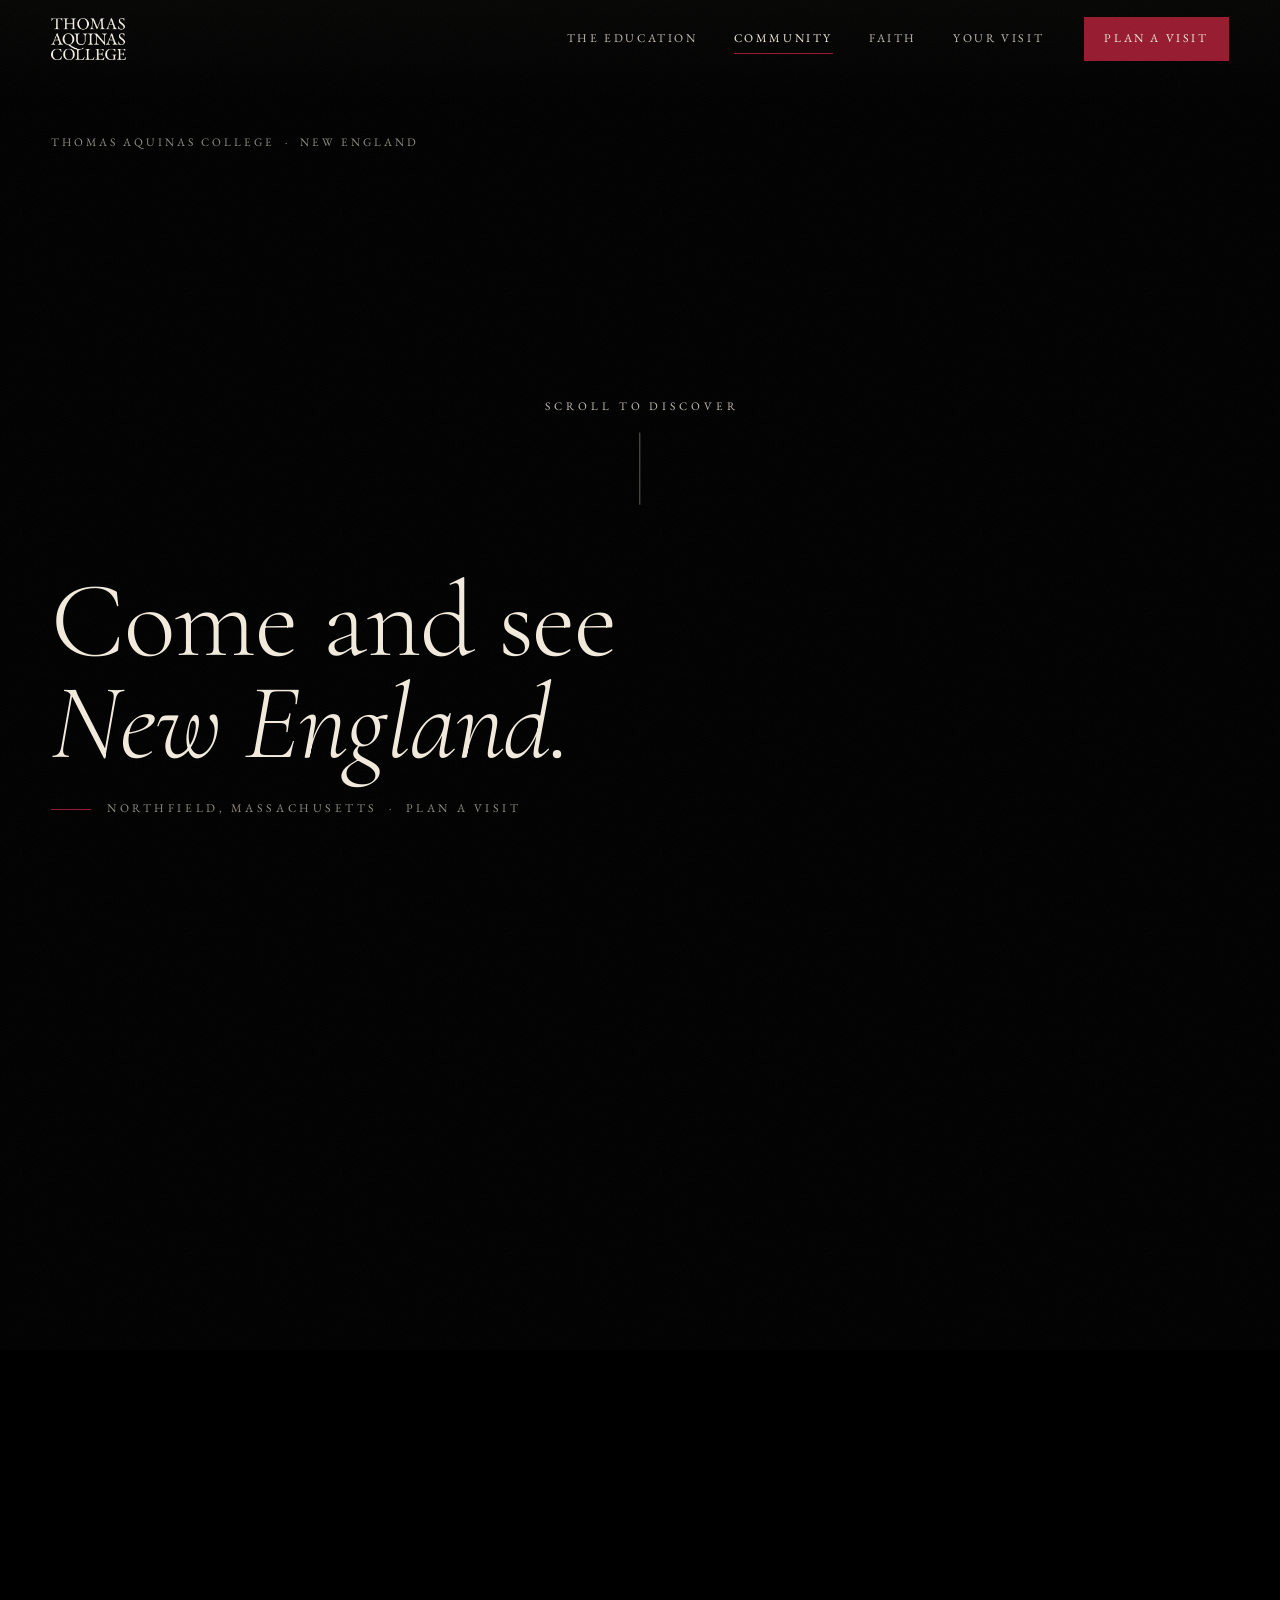
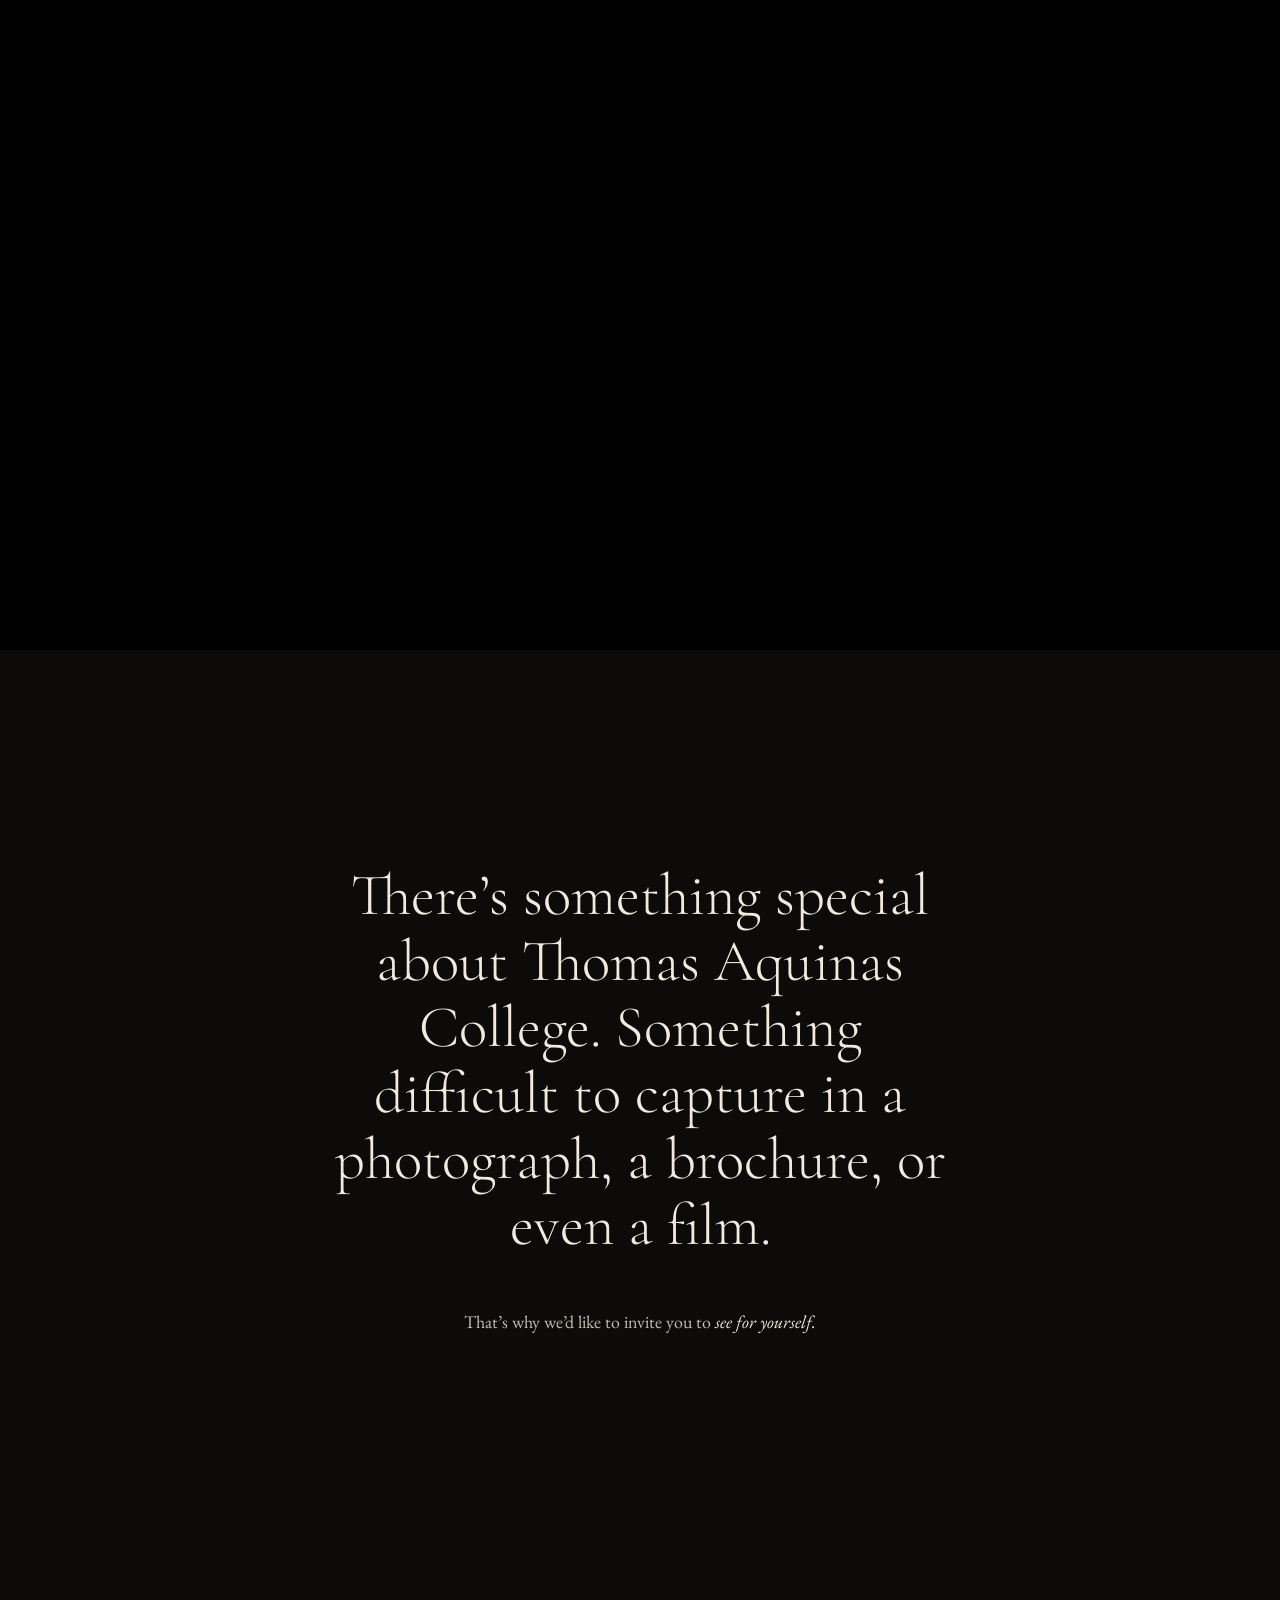
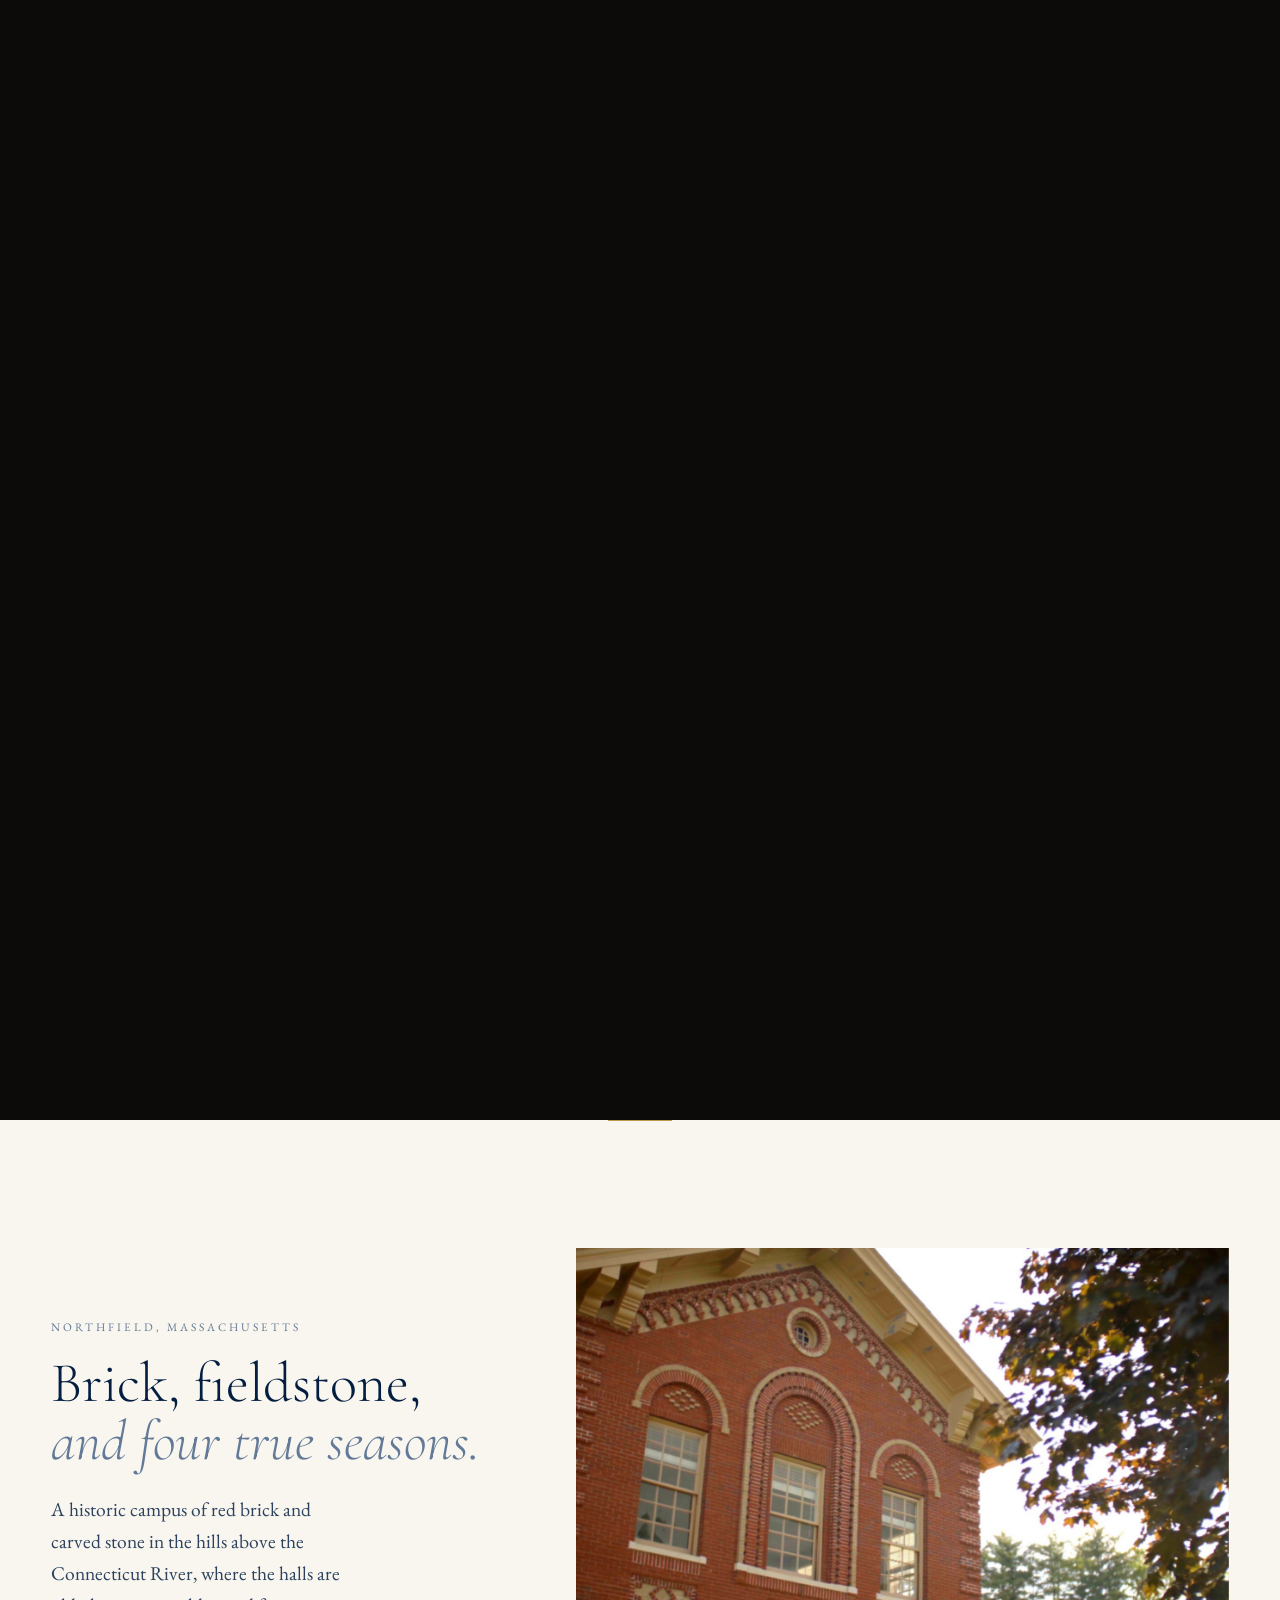
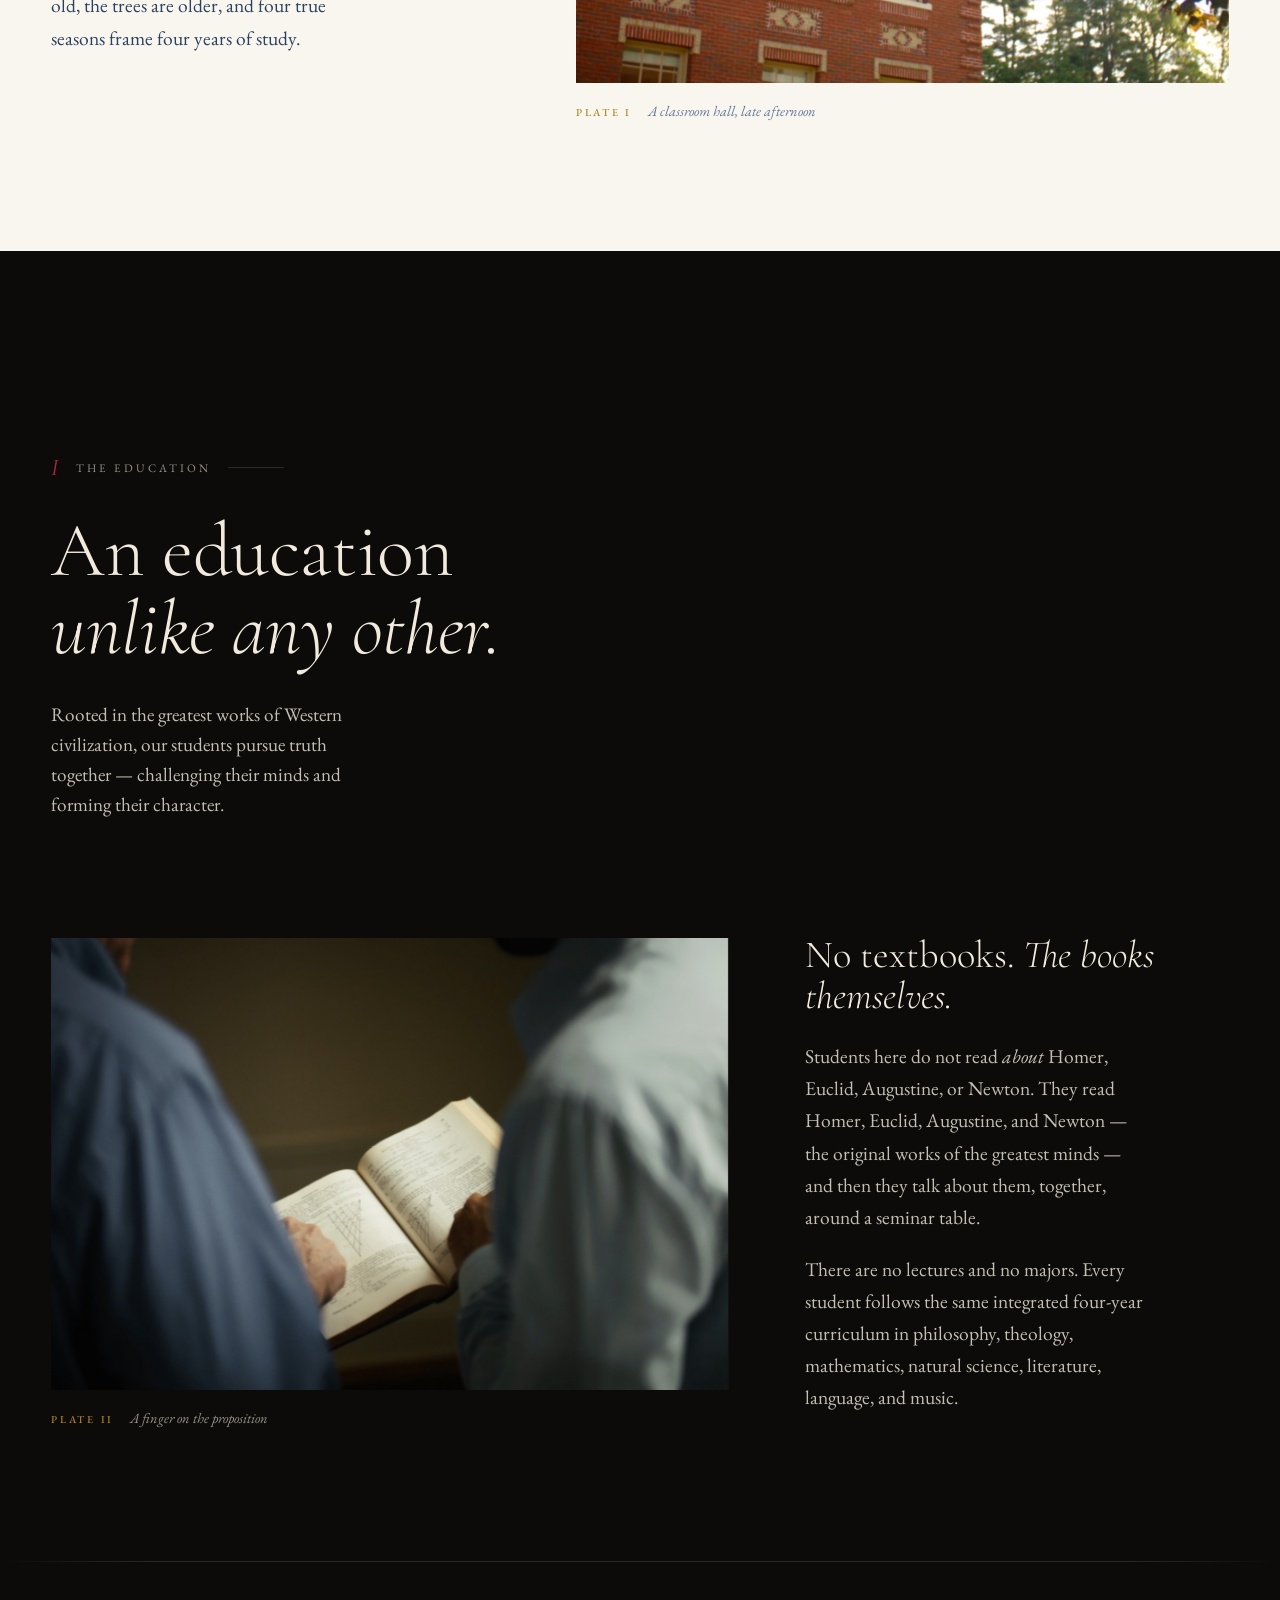
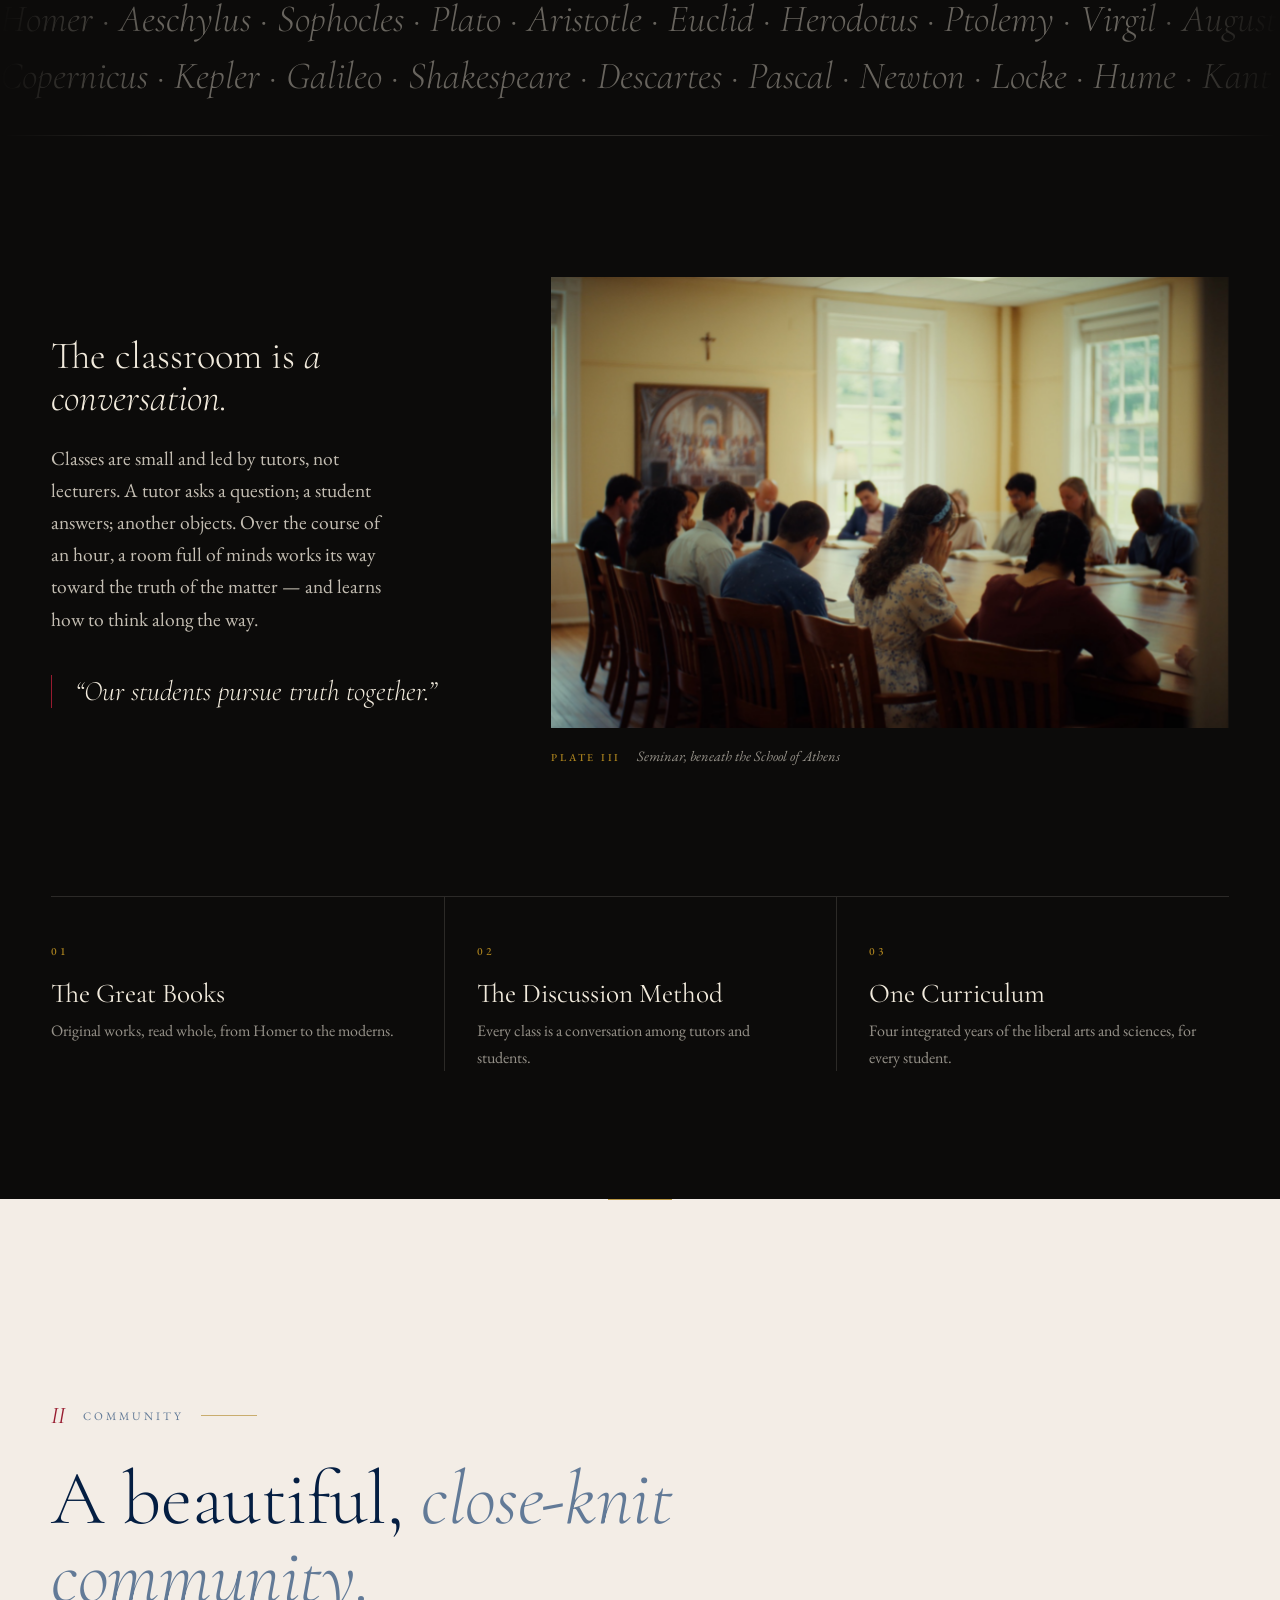
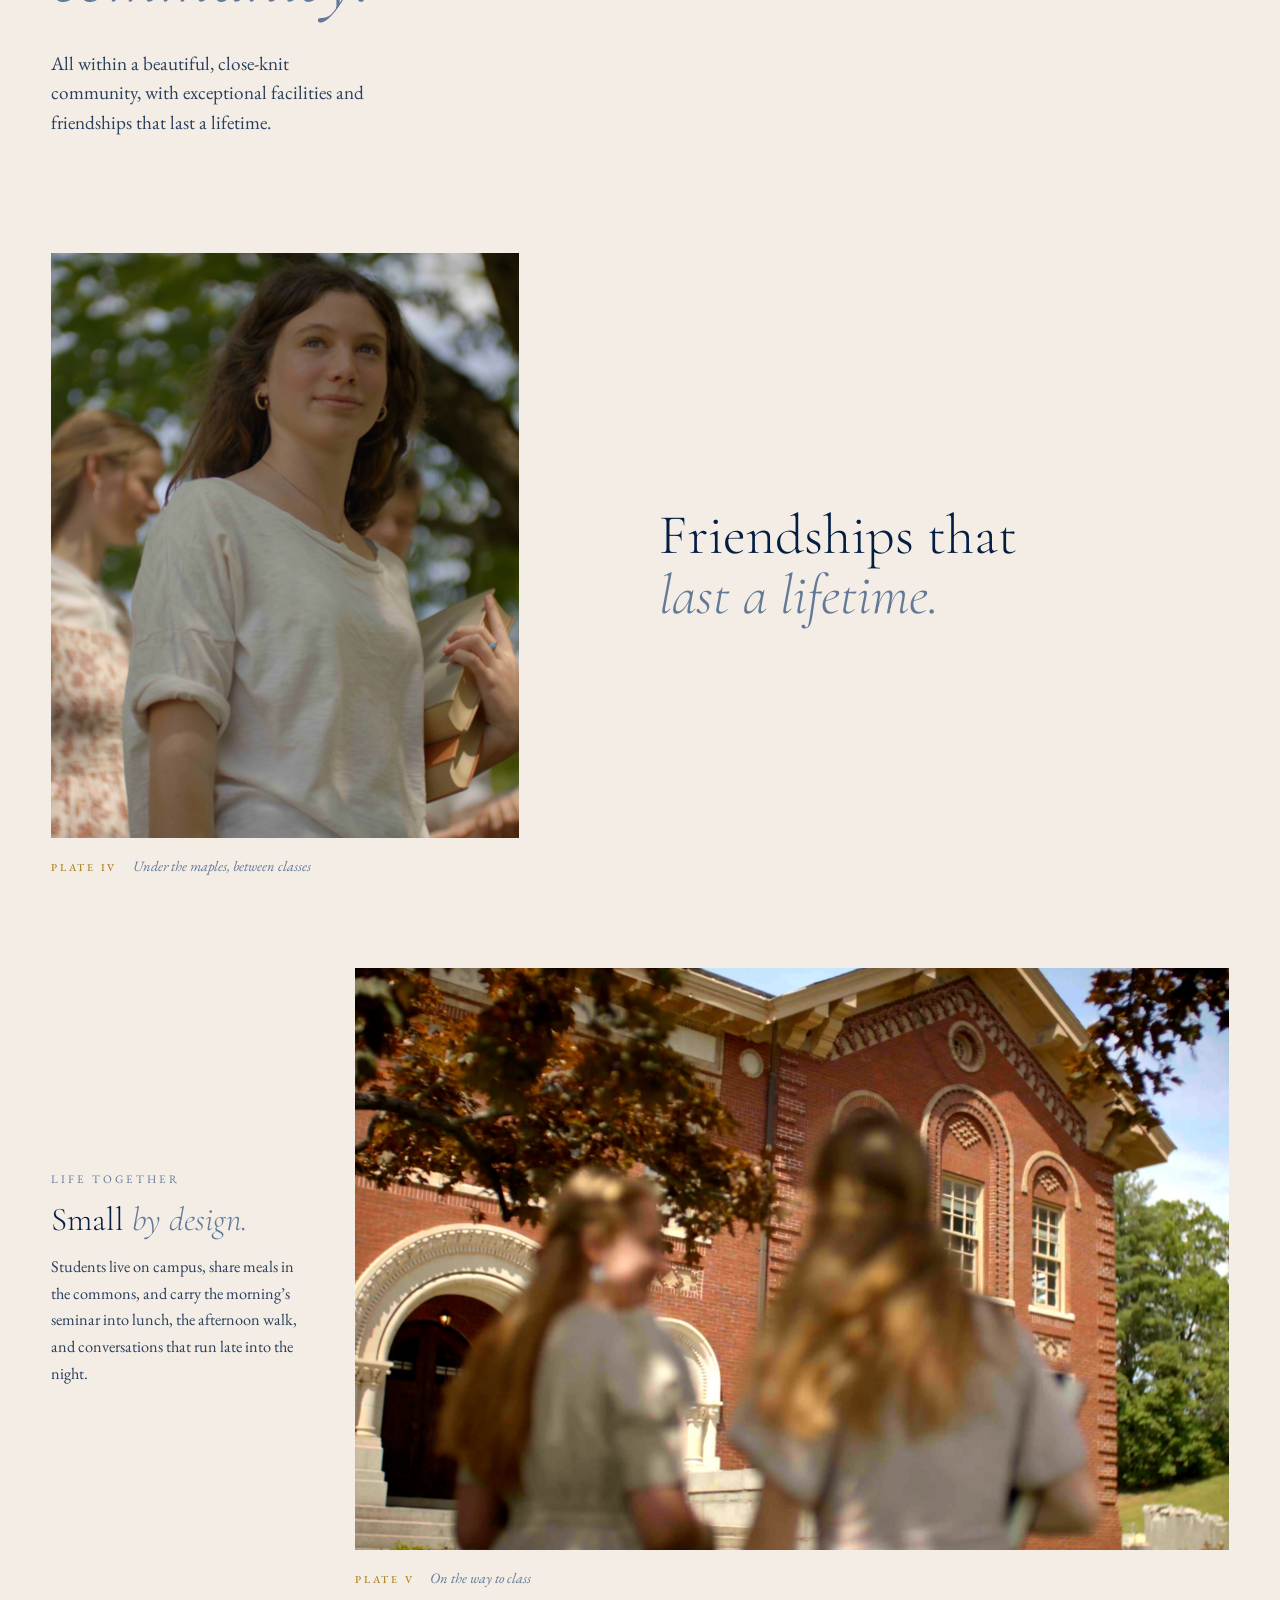
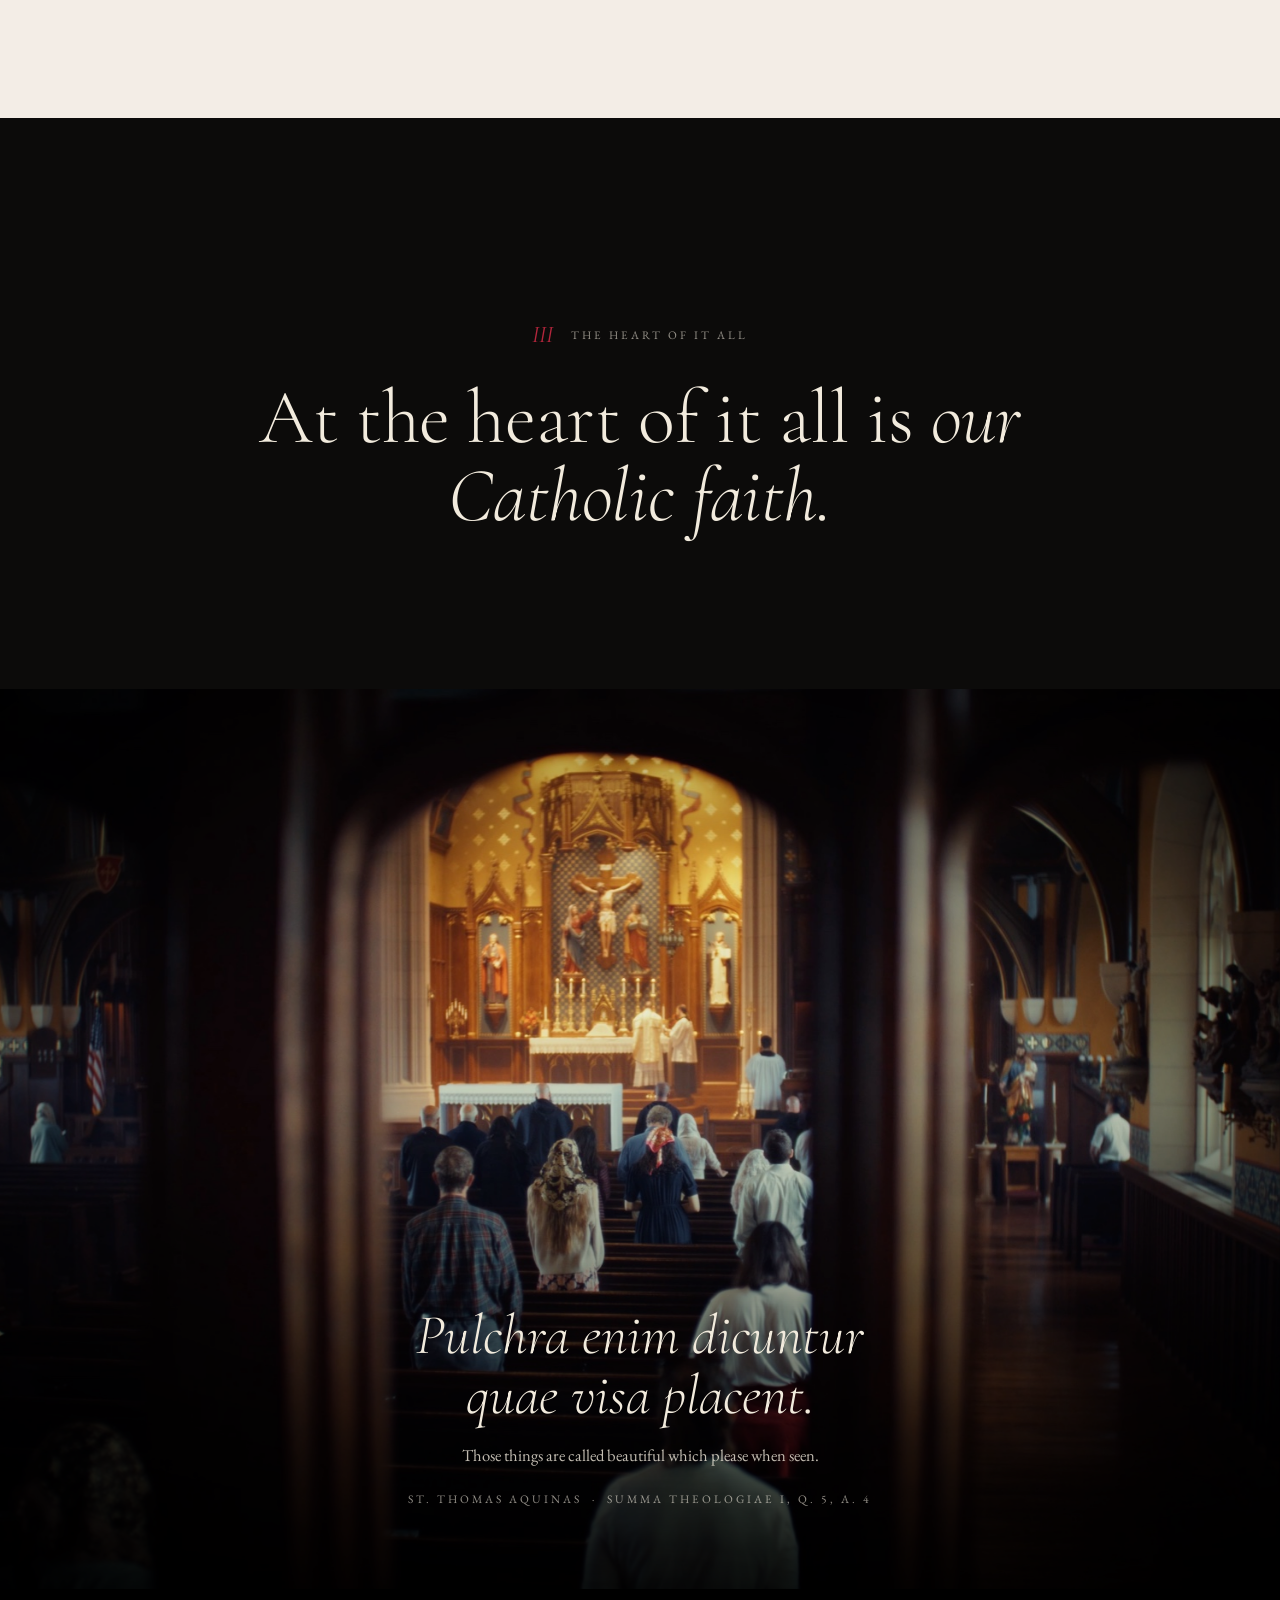
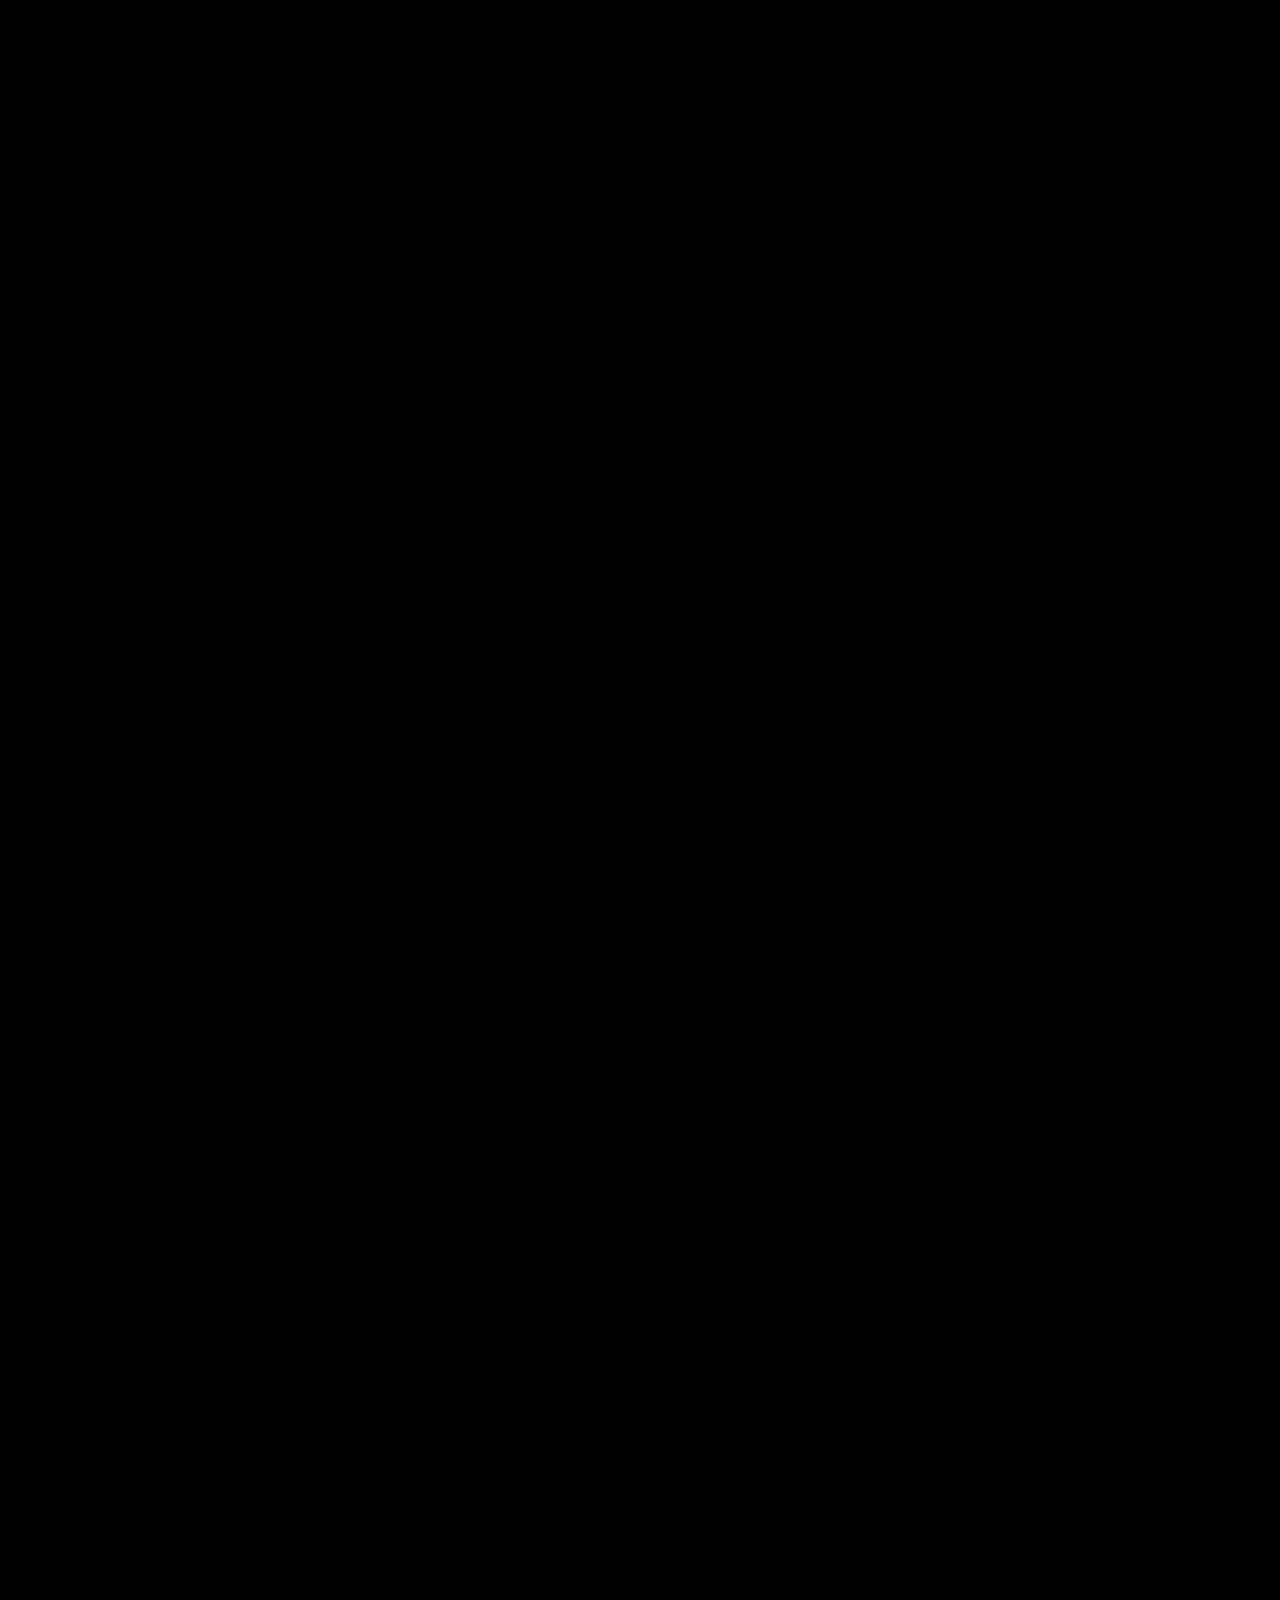
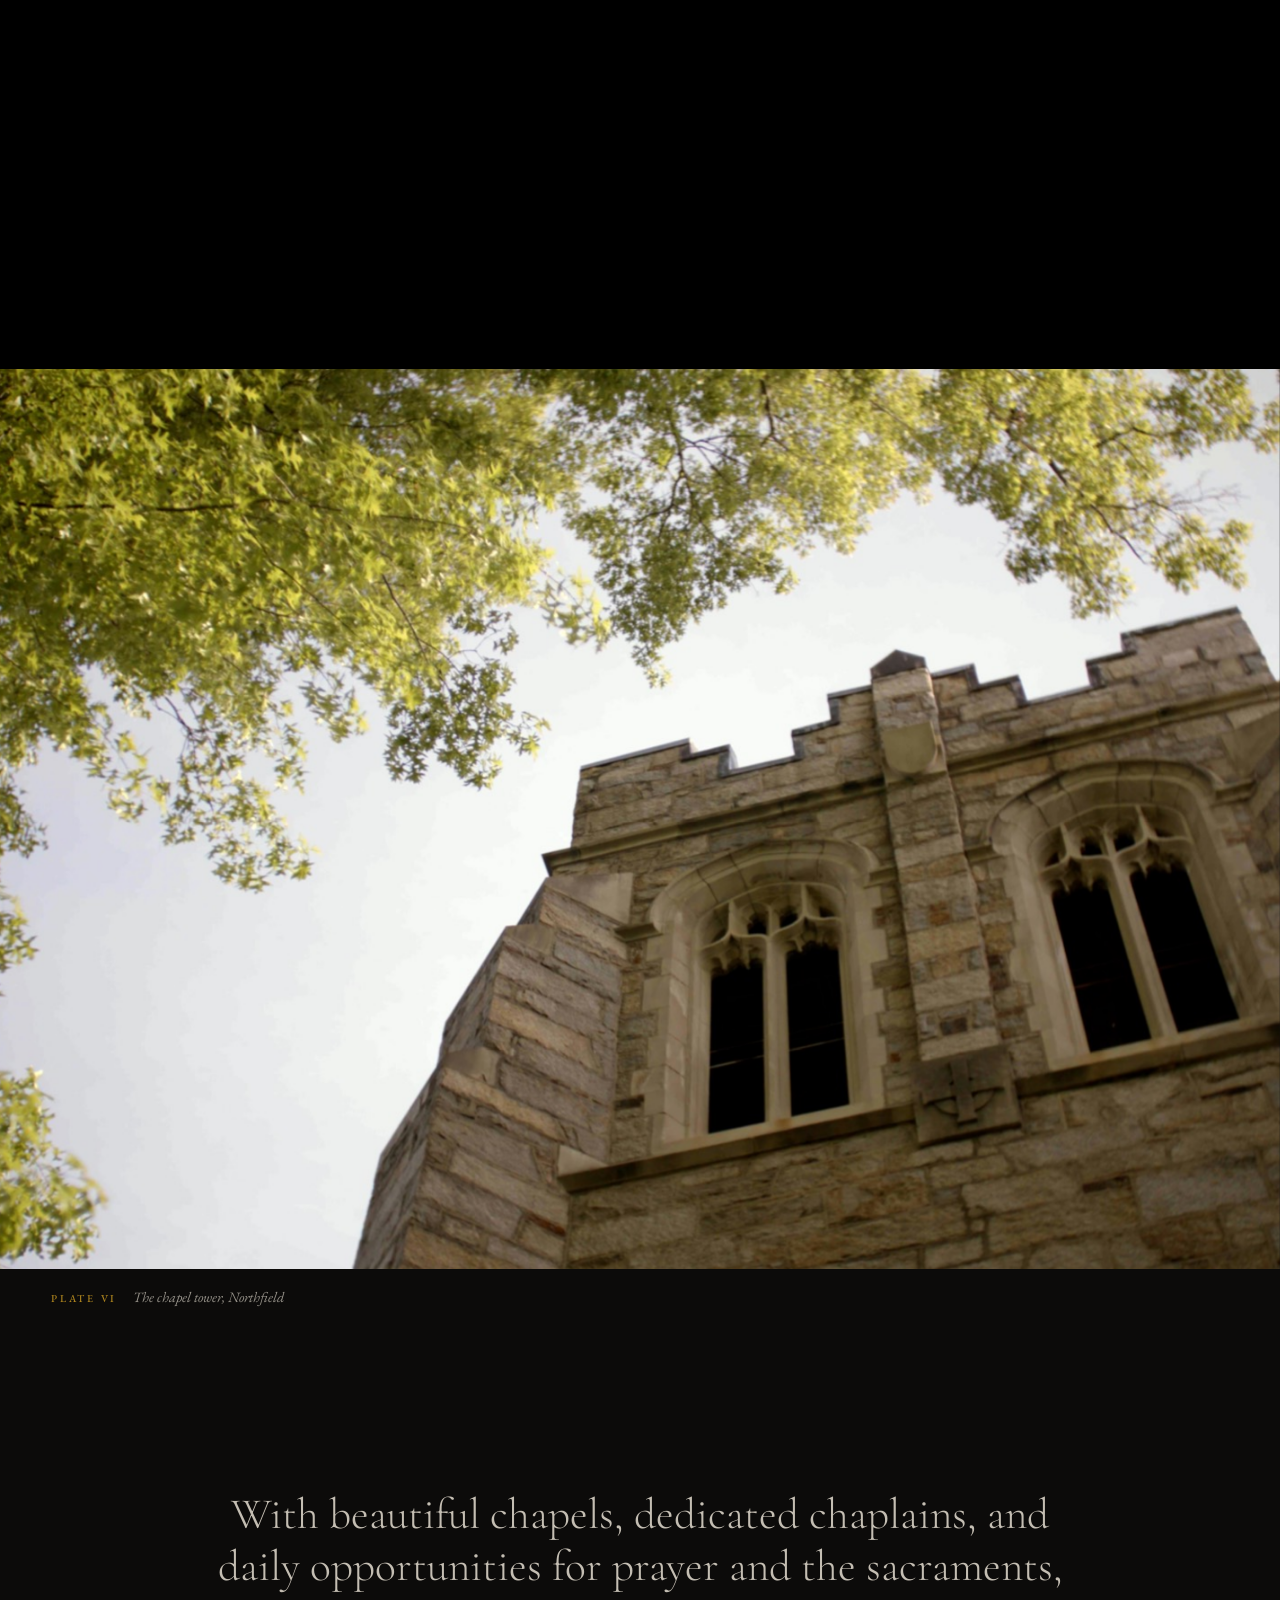
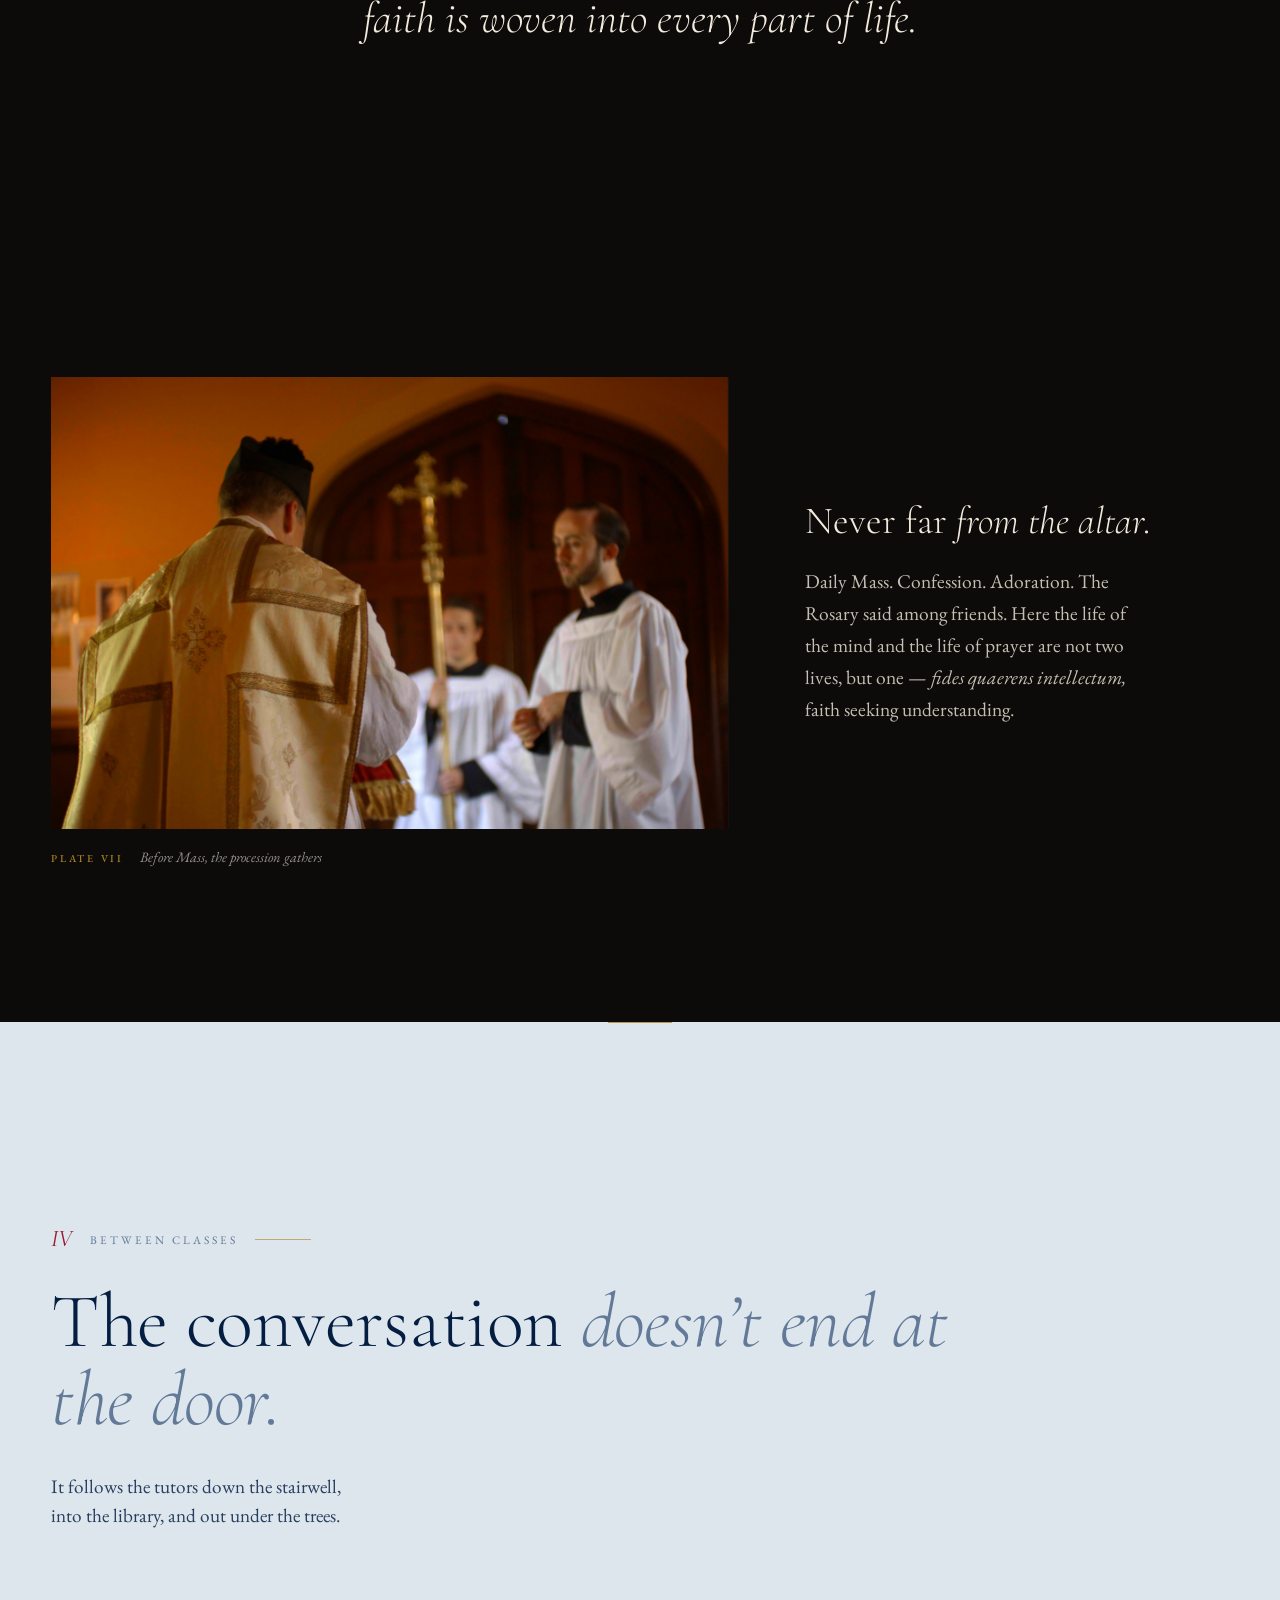
<file: new-england/index.html>
<!DOCTYPE html>
<html lang="en">
<head>
  <meta charset="utf-8">
  <meta name="viewport" content="width=device-width, initial-scale=1">
  <title>Visit New England · Thomas Aquinas College</title>
  <meta name="description" content="An education unlike any other. Rooted in the greatest works of Western civilization, with campuses in California and New England. Come and see for yourself.">
  <meta name="theme-color" content="#0c0b0a">
  <link rel="icon" href="assets/logo/favicon.png">
  <link rel="preconnect" href="https://fonts.googleapis.com">
  <link rel="preconnect" href="https://fonts.gstatic.com" crossorigin>
  <link href="https://fonts.googleapis.com/css2?family=Cormorant+Garamond:ital,wght@0,300;0,400;0,500;1,300;1,400&family=EB+Garamond:ital,wght@0,400;0,500;1,400&display=swap" rel="stylesheet">
  <link rel="preload" as="image" href="assets/img/ne-hero-arcade.jpg" fetchpriority="high">
  <link rel="stylesheet" href="styles.css">
</head>
<body>

<a class="skip" href="#main">Skip to content</a>

<!-- ============ HEADER ============ -->
<header class="site-header" id="header">
  <div class="header-inner">
    <a class="brand" href="../" aria-label="Thomas Aquinas College — choose a campus">
      <img src="assets/logo/wordmark.webp" alt="Thomas Aquinas College" width="1000" height="563">
    </a>

    <nav class="nav" aria-label="Primary">
      <a href="#education">The Education</a>
      <a href="#community">Community</a>
      <a href="#faith">Faith</a>
      <a href="#your-visit">Your Visit</a>
    </nav>

    <a class="btn btn-red header-cta" href="https://www.thomasaquinas.edu/visit" target="_blank" rel="noopener">Plan a Visit</a>

    <button class="menu-toggle" id="menuToggle" aria-expanded="false" aria-controls="mobileNav" aria-label="Open menu">
      <span></span><span></span>
    </button>
  </div>
  <div class="header-progress" aria-hidden="true"><i id="progress"></i></div>
</header>

<div class="mobile-nav" id="mobileNav" hidden>
  <nav aria-label="Mobile">
    <a href="#education"><small>I</small>The Education</a>
    <a href="#community"><small>II</small>Community</a>
    <a href="#faith"><small>III</small>Faith</a>
    <a href="#beyond"><small>IV</small>Between Classes</a>
    <a href="#your-visit"><small>V</small>Your Visit</a>
    <a href="https://www.thomasaquinas.edu/visit" class="btn btn-red" target="_blank" rel="noopener">Plan a Visit</a>
  </nav>
</div>

<main id="main">

  <!-- ============ HERO : the slit opens ============ -->
  <section class="hero scene" id="top" data-scene="hero" data-quiet-top>
    <div class="stage">
      <div class="hero-media">
        <img src="assets/img/ne-hero-arcade.jpg" alt="Past a red-brick arcade with carved capitals, the stone chapel tower rises among summer trees on the New England campus" fetchpriority="high">
      </div>
      <div class="hero-shade"></div>

      <p class="hero-over label">Thomas Aquinas College &nbsp;·&nbsp; New England</p>

      <div class="hero-title">
        <h1>Come and see<br><em>New England.</em></h1>
        <p class="hero-sub">Northfield, Massachusetts &nbsp;·&nbsp; Plan a visit</p>
      </div>

      <p class="scroll-cue label" aria-hidden="true"><span>Scroll to discover</span><i></i></p>
    </div>
  </section>

  <!-- ============ PRELUDE : narration ============ -->
  <section class="prelude scene" data-scene="words">
    <div class="stage stage-center">
      <p class="narration" data-words>There’s something special about Thomas Aquinas College. Something difficult to capture in a photograph, a brochure, or even a film.</p>
      <p class="narration-coda" data-coda>That’s why we’d like to invite you to <em>see for yourself.</em></p>
    </div>
  </section>

  <!-- Plate I: the campus -->
  <div class="band light">
  <section class="quad-feature landscape">
    <div class="quad-text reveal">
      <p class="label">Northfield, Massachusetts</p>
      <h3>Brick, fieldstone, <em>and four true seasons.</em></h3>
      <p>A historic campus of red brick and carved stone in the hills above the Connecticut River, where the halls are old, the trees are older, and four true seasons frame four years of study.</p>
    </div>
    <figure class="plate quad-plate reveal">
      <div class="plate-frame">
        <img data-parallax="0.05" loading="lazy" src="assets/img/ne-brick-gable.jpg" alt="The ornamented brick gable of a campus hall in late sun, maple leaves in the foreground">
      </div>
      <figcaption><span class="numeral">Plate I</span> A classroom hall, late afternoon</figcaption>
    </figure>
  </section>
  </div>

  <!-- ============ I. THE EDUCATION ============ -->
  <section class="chapter" id="education">
    <header class="chapter-head reveal">
      <p class="chapter-mark"><span class="roman">I</span><span class="label">The Education</span></p>
      <h2>An education<br><em>unlike any other.</em></h2>
      <p class="lede">Rooted in the greatest works of Western civilization, our students pursue truth together — challenging their minds and forming their character.</p>
    </header>

    <div class="split split-books">
      <figure class="plate reveal">
        <div class="plate-frame">
          <img data-parallax="0.08" loading="lazy" src="assets/img/ne-book-diagrams.jpg" alt="A tutor and a student lean over an open book, a finger tracing a geometric diagram">
        </div>
        <figcaption><span class="numeral">Plate II</span> A finger on the proposition</figcaption>
      </figure>
      <div class="split-text reveal">
        <h3>No textbooks. <em>The books themselves.</em></h3>
        <p>Students here do not read <em>about</em> Homer, Euclid, Augustine, or Newton. They read Homer, Euclid, Augustine, and Newton — the original works of the greatest minds — and then they talk about them, together, around a seminar table.</p>
        <p>There are no lectures and no majors. Every student follows the same integrated four-year curriculum in philosophy, theology, mathematics, natural science, literature, language, and music.</p>
      </div>
    </div>

    <div class="authors" aria-label="Some of the authors read at Thomas Aquinas College">
      <div class="authors-row"><span>Homer · Aeschylus · Sophocles · Plato · Aristotle · Euclid · Herodotus · Ptolemy · Virgil · Augustine · Boethius · Anselm · Aquinas · Dante · Chaucer · </span><span aria-hidden="true">Homer · Aeschylus · Sophocles · Plato · Aristotle · Euclid · Herodotus · Ptolemy · Virgil · Augustine · Boethius · Anselm · Aquinas · Dante · Chaucer · </span></div>
      <div class="authors-row reverse"><span>Copernicus · Kepler · Galileo · Shakespeare · Descartes · Pascal · Newton · Locke · Hume · Kant · Hegel · Tocqueville · Lincoln · Darwin · Faraday · Einstein · </span><span aria-hidden="true">Copernicus · Kepler · Galileo · Shakespeare · Descartes · Pascal · Newton · Locke · Hume · Kant · Hegel · Tocqueville · Lincoln · Darwin · Faraday · Einstein · </span></div>
    </div>

    <div class="split split-reverse">
      <div class="split-text reveal">
        <h3>The classroom is <em>a conversation.</em></h3>
        <p>Classes are small and led by tutors, not lecturers. A tutor asks a question; a student answers; another objects. Over the course of an hour, a room full of minds works its way toward the truth of the matter — and learns how to think along the way.</p>
        <blockquote class="pull">“Our students pursue truth together.”</blockquote>
      </div>
      <figure class="plate reveal">
        <div class="plate-frame">
          <img data-parallax="0.08" loading="lazy" src="assets/img/ne-seminar-table.jpg" alt="Students and tutors around a long seminar table, a print of Raphael’s School of Athens and a crucifix on the wall">
        </div>
        <figcaption><span class="numeral">Plate III</span> Seminar, beneath the School of Athens</figcaption>
      </figure>
    </div>

    <ol class="pillars">
      <li class="reveal"><span class="pillar-n">01</span><h4>The Great Books</h4><p>Original works, read whole, from Homer to the moderns.</p></li>
      <li class="reveal"><span class="pillar-n">02</span><h4>The Discussion Method</h4><p>Every class is a conversation among tutors and students.</p></li>
      <li class="reveal"><span class="pillar-n">03</span><h4>One Curriculum</h4><p>Four integrated years of the liberal arts and sciences, for every student.</p></li>
    </ol>
  </section>

  <!-- ============ II. COMMUNITY ============ -->
  <div class="band light warm">
  <section class="chapter" id="community">
    <header class="chapter-head reveal">
      <p class="chapter-mark"><span class="roman">II</span><span class="label">Community</span></p>
      <h2>A beautiful, <em>close-knit community.</em></h2>
      <p class="lede">All within a beautiful, close-knit community, with exceptional facilities and friendships that last a lifetime.</p>
    </header>

    <div class="mosaic">
      <figure class="plate mosaic-a reveal">
        <div class="plate-frame portrait">
          <img data-parallax="0.06" loading="lazy" style="object-position: 56% 50%" src="assets/img/ne-student-books.jpg" alt="A smiling student holds her books beneath a broad tree, classmates behind her">
        </div>
        <figcaption><span class="numeral">Plate IV</span> Under the maples, between classes</figcaption>
      </figure>

      <blockquote class="mosaic-quote reveal">
        <p>Friendships that<br><em>last a lifetime.</em></p>
      </blockquote>

      <div class="mosaic-note reveal">
        <p class="label">Life together</p>
        <h4>Small <em>by design.</em></h4>
        <p>Students live on campus, share meals in the commons, and carry the morning’s seminar into lunch, the afternoon walk, and conversations that run late into the night.</p>
      </div>

      <figure class="plate mosaic-b reveal">
        <div class="plate-frame">
          <img data-parallax="0.08" loading="lazy" src="assets/img/ne-walk-to-class.jpg" alt="Two students walk toward a red-brick academic hall beneath autumn trees">
        </div>
        <figcaption><span class="numeral">Plate V</span> On the way to class</figcaption>
      </figure>
    </div>
  </section>
  </div>

  <!-- ============ III. FAITH ============ -->
  <section class="chapter chapter-faith" id="faith">
    <header class="chapter-head center reveal">
      <p class="chapter-mark"><span class="roman">III</span><span class="label">The Heart of It All</span></p>
      <h2>At the heart of it all is <em>our Catholic faith.</em></h2>
    </header>
  </section>

  <!-- ARREST I : the baldachin comes into focus, then holds -->
  <section class="arrest landscape scene" data-scene="arrest" data-quiet aria-label="Mass in the New England chapel">
    <div class="stage">
      <div class="arrest-bg" style="background-image:url('assets/img/ne-mass-through-arches.jpg')"></div>
      <div class="arrest-media">
        <img class="arrest-soft" loading="lazy" src="assets/img/ne-mass-through-arches.jpg" alt="" aria-hidden="true">
        <img class="arrest-sharp" loading="lazy" src="assets/img/ne-mass-through-arches.jpg" alt="Seen through dark wooden arches, the faithful stand in the pews as Mass is offered at a golden Gothic altar">
      </div>
      <div class="arrest-veil"></div>
      <div class="arrest-quote">
        <p class="latin">Pulchra enim dicuntur<br>quae visa placent.</p>
        <p class="english">Those things are called beautiful which please when seen.</p>
        <p class="cite label">St. Thomas Aquinas &nbsp;·&nbsp; Summa Theologiae I, q. 5, a. 4</p>
      </div>
    </div>
  </section>

  <figure class="plate plate-full">
    <div class="plate-frame tall">
      <img data-parallax="0.16" loading="lazy" src="assets/img/ne-chapel-tower.jpg" alt="The crenellated stone chapel tower seen from below through summer leaves">
    </div>
    <figcaption><span class="numeral">Plate VI</span> The chapel tower, Northfield</figcaption>
  </figure>

  <section class="narration-block reveal">
    <p>With beautiful chapels, dedicated chaplains, and daily opportunities for prayer and the sacraments, <em>faith is woven into every part of life.</em></p>
  </section>

  <div class="split split-prayer">
    <figure class="plate reveal">
      <div class="plate-frame">
        <img data-parallax="0.07" loading="lazy" src="assets/img/ne-procession.jpg" alt="A priest in a gold vestment prepares to process as servers wait with the processional cross before an arched wooden door">
      </div>
      <figcaption><span class="numeral">Plate VII</span> Before Mass, the procession gathers</figcaption>
    </figure>
    <div class="split-text reveal">
      <h3>Never far <em>from the altar.</em></h3>
      <p>Daily Mass. Confession. Adoration. The Rosary said among friends. Here the life of the mind and the life of prayer are not two lives, but one — <em>fides quaerens intellectum,</em> faith seeking understanding.</p>
    </div>
  </div>

  <!-- ============ IV. BEYOND THE CLASSROOM ============ -->
  <div class="band light cool">
  <section class="chapter" id="beyond">
    <header class="chapter-head reveal">
      <p class="chapter-mark"><span class="roman">IV</span><span class="label">Between Classes</span></p>
      <h2>The conversation <em>doesn’t end at the door.</em></h2>
      <p class="lede">It follows the tutors down the stairwell, into the library, and out under the trees.</p>
    </header>
  </section>
  </div>

  <figure class="plate plate-full">
    <div class="plate-frame tall">
      <img data-parallax="0.14" loading="lazy" src="assets/img/ne-stair-conversation.jpg" alt="A tutor and a student, book in hand, talk on a sunlit staircase before tall windows">
    </div>
    <figcaption><span class="numeral">Plate VIII</span> A question carried down the stairs</figcaption>
  </figure>

  <div class="split split-reverse split-solo">
    <div class="split-text reveal">
      <h3>And room <em>to think.</em></h3>
      <p>A desk in a bay window, a few hours before seminar, and nothing between you and the book but the light through the trees.</p>
    </div>
    <figure class="plate reveal">
      <div class="plate-frame">
        <img data-parallax="0.07" loading="lazy" src="assets/img/ne-bay-window.jpg" alt="A student reads alone at a desk in a tall bay window looking out on green trees">
      </div>
      <figcaption><span class="numeral">Plate IX</span> A quiet hour in the bay window</figcaption>
    </figure>
  </div>

  <!-- ============ V. YOUR VISIT ============ -->
  <div class="band light">
  <section class="chapter" id="your-visit">
    <header class="chapter-head reveal">
      <p class="chapter-mark"><span class="roman">V</span><span class="label">Your Visit</span></p>
      <h2>Come to <em>Northfield.</em></h2>
      <p class="lede">Spend a day on the New England campus. Sit in on a class, share a meal, and meet the students who will tell you what it’s really like.</p>
    </header>

    <div class="campuses">
      <article class="campus reveal">
        <figure class="plate">
          <div class="plate-frame portrait">
            <img data-parallax="0.06" loading="lazy" style="object-position: 40% 50%" src="assets/img/ne-hall-steps.jpg" alt="Students climb the granite steps into a red-brick hall through a carved stone arch">
          </div>
        </figure>
        <div class="campus-text">
          <p class="label">In the classroom</p>
          <h3>Join a class</h3>
          <p>Take a seat at the seminar table. Listen in, or join the conversation — the tutors will be glad to hear from you.</p>
        </div>
      </article>

      <article class="campus campus-offset reveal">
        <figure class="plate">
          <div class="plate-frame portrait">
            <img data-parallax="0.06" loading="lazy" style="object-position: 62% 50%" src="assets/img/ne-arcade-tower.jpg" alt="Carved stone capitals frame the chapel tower across a sunlit lawn">
          </div>
        </figure>
        <div class="campus-text">
          <p class="label">On the campus</p>
          <h3>Walk the grounds</h3>
          <p>From the brick halls to the stone chapel on the hill, see the place where four years of study, prayer, and friendship unfold.</p>
        </div>
      </article>
    </div>

    <figure class="plate plate-wide reveal">
      <div class="plate-frame">
        <img data-parallax="0.1" loading="lazy" src="assets/img/ne-hall-steps-wide.jpg" alt="Students and a tutor climb the steps of a red-brick academic hall on a summer day">
      </div>
      <figcaption><span class="numeral">Plate X</span> Up the steps, into class</figcaption>
    </figure>
  </section>
  </div>

  <!-- ============ COME SEE FOR YOURSELF ============ -->
  <section class="visit" id="visit">
    <img class="visit-seal" src="assets/logo/seal.webp" alt="" aria-hidden="true" loading="lazy">
    <div class="visit-inner">
      <p class="label reveal">An invitation</p>
      <h2 class="reveal">Come see New England <em>for yourself.</em></h2>
      <p class="lede reveal">Meet our students. Join a class. Discover the community. We invite you to experience Thomas Aquinas College, New England, firsthand.</p>

      <ul class="ways">
        <li class="reveal">
          <a href="https://www.thomasaquinas.edu/visit" target="_blank" rel="noopener">
            <span class="ways-n">i.</span>
            <span class="ways-body"><strong>Visit New England</strong><span>Sit in on a class, share a meal, and stay the night in the residence halls.</span></span>
            <span class="ways-arrow" aria-hidden="true">→</span>
          </a>
        </li>
        <li class="reveal">
          <a href="https://www.thomasaquinas.edu/visit" target="_blank" rel="noopener">
            <span class="ways-n">ii.</span>
            <span class="ways-body"><strong>Summer Program</strong><span>High school students live the life of a TAC student, from seminar table to chapel.</span></span>
            <span class="ways-arrow" aria-hidden="true">→</span>
          </a>
        </li>
        <li class="reveal">
          <a href="https://www.thomasaquinas.edu/visit" target="_blank" rel="noopener">
            <span class="ways-n">iii.</span>
            <span class="ways-body"><strong>Talk with admissions</strong><span>Ask anything — about the curriculum, financial aid, or life on the New England campus.</span></span>
            <span class="ways-arrow" aria-hidden="true">→</span>
          </a>
        </li>
      </ul>

      <div class="visit-actions reveal">
        <a class="btn btn-red btn-lg" href="https://www.thomasaquinas.edu/visit" target="_blank" rel="noopener">Plan Your Visit</a>
        <a class="btn btn-ghost btn-lg" href="https://www.thomasaquinas.edu/admissions/apply" target="_blank" rel="noopener">Apply</a>
      </div>
    </div>
  </section>

</main>

<footer class="site-footer">
  <div class="footer-inner">
    <img class="footer-mark" src="assets/logo/wordmark.webp" alt="Thomas Aquinas College" loading="lazy" width="1000" height="563">
    <div class="footer-cols">
      <div>
        <p class="label">California</p>
        <p>Santa Paula, California</p>
      </div>
      <div>
        <p class="label">New England</p>
        <p>Northfield, Massachusetts</p>
      </div>
      <div>
        <p class="label">Admissions</p>
        <p><a href="mailto:admissions@thomasaquinas.edu">admissions@thomasaquinas.edu</a><br><a href="https://thomasaquinas.edu" target="_blank" rel="noopener">thomasaquinas.edu</a></p>
      </div>
    </div>
  </div>
  <p class="motto"><em>Fides quaerens intellectum</em> &nbsp;·&nbsp; Faith seeking understanding</p>
</footer>

<div class="grain" aria-hidden="true"></div>
<script src="main.js"></script>
</body>
</html>
</file>
<file: california/styles.css>
/* =========================================================
   Thomas Aquinas College — "Come and See for Yourself"
   Palette: dark ink, parchment, TAC red as a ~10% accent
   ========================================================= */

:root {
  --ink:        #0c0b0a;
  --ink-2:      #141210;
  --ink-3:      #1c1916;
  --parchment:  #f2ebdd;
  --parch-80:   rgba(242, 235, 221, .80);
  --parch-60:   rgba(242, 235, 221, .60);
  --parch-40:   rgba(242, 235, 221, .40);
  --rule:       rgba(242, 235, 221, .14);
  --red:        #971b2f;           /* TAC red, PMS 7427 — core accent */
  --red-bright: #b3263c;           /* lifted for legibility on black */

  /* TAC secondary palette — minor accents & bright backdrops */
  --navy:       #041e42;           /* PMS 282 */
  --slate:      #627a97;           /* PMS 6111 */
  --gold:       #ad841f;           /* PMS 1255 */
  --parch-bg:   #f9f6ef;           /* Parchment */
  --warm-gray:  #ddd5c7;           /* Warm Gray 1 */
  --warm-3:     #f3ede6;           /* Warm Neutral 3 */
  --cool-1:     #bbc7d6;           /* PMS 537 */
  --cool-2:     #dde5ed;           /* PMS 656 */

  --display: "Cormorant Garamond", "EB Garamond", Georgia, serif;
  --serif:   "EB Garamond", Georgia, "Times New Roman", serif;

  --gutter: clamp(1.25rem, 4vw, 4rem);
  --max:    1360px;
  --ease:   cubic-bezier(.2, .7, .1, 1);
  --header-h: 78px;
}

*, *::before, *::after { box-sizing: border-box; }
html { -webkit-text-size-adjust: 100%; scroll-behavior: smooth; }
body {
  margin: 0;
  background: var(--ink);
  color: var(--parchment);
  font-family: var(--serif);
  font-size: clamp(1.06rem, .3vw + 1rem, 1.22rem);
  line-height: 1.65;
  -webkit-font-smoothing: antialiased;
  text-rendering: optimizeLegibility;
  overflow-x: hidden;
}
img { display: block; max-width: 100%; }
a { color: inherit; }
em { font-style: italic; }
::selection { background: var(--red); color: var(--parchment); }

.skip {
  position: fixed; left: 1rem; top: -4rem; z-index: 100;
  background: var(--parchment); color: var(--ink); padding: .6rem 1rem;
  text-decoration: none;
}
.skip:focus { top: 1rem; }

.label {
  font-family: var(--serif);
  font-size: .72rem;
  letter-spacing: .26em;
  text-transform: uppercase;
  color: var(--parch-60);
  margin: 0;
}

/* ---------- Buttons ---------- */
.btn {
  display: inline-flex; align-items: center; justify-content: center;
  font-family: var(--serif);
  font-size: .74rem; letter-spacing: .22em; text-transform: uppercase;
  text-decoration: none;
  padding: .85rem 1.4rem;
  border: 1px solid transparent;
  transition: background .4s var(--ease), border-color .4s var(--ease), color .4s var(--ease);
  white-space: nowrap;
}
.btn-red { background: var(--red); color: var(--parchment); }
.btn-red:hover, .btn-red:focus-visible { background: var(--red-bright); }
.btn-ghost { border-color: var(--parch-40); color: var(--parchment); }
.btn-ghost:hover, .btn-ghost:focus-visible { border-color: var(--parchment); }
.btn-lg { padding: 1.1rem 2.2rem; font-size: .8rem; }
:focus-visible { outline: 1px solid var(--parchment); outline-offset: 4px; }

/* =========================================================
   HEADER
   ========================================================= */
.site-header {
  position: fixed; inset: 0 0 auto 0; z-index: 50;
  height: var(--header-h);
  transition: transform .7s var(--ease), background .5s var(--ease), opacity .7s var(--ease);
}
.site-header::before {               /* legibility gradient over photography */
  content: ""; position: absolute; inset: 0 0 -40px 0; pointer-events: none;
  background: linear-gradient(to bottom, rgba(12,11,10,.55), rgba(12,11,10,0));
  transition: opacity .5s;
}
.site-header.is-solid {
  background: rgba(12, 11, 10, .78);
  -webkit-backdrop-filter: blur(14px) saturate(1.1);
  backdrop-filter: blur(14px) saturate(1.1);
}
.site-header.is-solid::before { opacity: 0; }
.site-header.is-hidden { transform: translateY(-100%); }
.site-header.is-quiet  { transform: translateY(-100%); opacity: 0; }

.header-inner {
  position: relative;
  height: 100%;
  max-width: calc(var(--max) + 2 * var(--gutter));
  margin: 0 auto;
  padding: 0 var(--gutter);
  display: flex; align-items: center; gap: 2.5rem;
}
.brand img { height: 42px; width: auto; }
.nav { display: flex; gap: 2.25rem; margin-left: auto; }
.nav a {
  position: relative;
  font-size: .74rem; letter-spacing: .22em; text-transform: uppercase;
  text-decoration: none; color: var(--parch-80);
  padding: .5rem 0;
  transition: color .3s;
}
.nav a::after {
  content: ""; position: absolute; left: 0; right: 0; bottom: .15rem; height: 1px;
  background: var(--red); transform: scaleX(0); transform-origin: left;
  transition: transform .5s var(--ease);
}
.nav a:hover, .nav a.is-active { color: var(--parchment); }
.nav a:hover::after, .nav a.is-active::after { transform: scaleX(1); }
.header-cta { padding: .7rem 1.2rem; }

.header-progress { position: absolute; left: 0; right: 0; bottom: 0; height: 1px; }
.header-progress i {
  display: block; height: 100%; width: 100%;
  background: var(--red);
  transform-origin: left; transform: scaleX(var(--read, 0));
}

.menu-toggle {
  display: none; margin-left: auto;
  width: 44px; height: 44px; background: none; border: 0; cursor: pointer; position: relative;
}
.menu-toggle span {
  position: absolute; left: 10px; right: 10px; height: 1px; background: var(--parchment);
  transition: transform .4s var(--ease), top .4s var(--ease);
}
.menu-toggle span:first-child { top: 18px; }
.menu-toggle span:last-child  { top: 26px; }
.menu-toggle[aria-expanded="true"] span:first-child { top: 22px; transform: rotate(45deg); }
.menu-toggle[aria-expanded="true"] span:last-child  { top: 22px; transform: rotate(-45deg); }

.mobile-nav {
  position: fixed; inset: 0; z-index: 45;
  background: var(--ink);
  display: flex; align-items: center; padding: var(--gutter);
}
.mobile-nav[hidden] { display: none; }
.mobile-nav nav { display: flex; flex-direction: column; gap: 1.1rem; width: 100%; }
.mobile-nav a:not(.btn) {
  font-family: var(--display); font-weight: 300; font-size: 2.2rem; line-height: 1.1;
  text-decoration: none; display: flex; align-items: baseline; gap: 1rem;
}
.mobile-nav small { font-family: var(--serif); font-size: .8rem; color: var(--red-bright); letter-spacing: .1em; width: 1.6rem; }
.mobile-nav .btn { margin-top: 1.5rem; align-self: flex-start; }

@media (max-width: 960px) {
  .nav, .header-cta { display: none; }
  .menu-toggle { display: block; }
  .brand img { height: 36px; }
}

/* =========================================================
   SCENES (scroll-driven, sticky stages)
   JS writes --p (0 → 1) on each [data-scene]
   ========================================================= */
.scene { position: relative; }
.stage {
  position: sticky; top: 0;
  height: 100vh; height: 100svh;
  overflow: hidden;
}
.stage-center { display: grid; place-content: center; padding: 0 var(--gutter); }

/* ---------- HERO ---------- */
.hero { height: 250vh; background: #000; }
.hero-media {
  position: absolute; inset: 0;
  clip-path: inset(calc(var(--slit, 50) * 1%) 0 calc(var(--slit, 50) * 1%) 0);
  will-change: clip-path;
}
.hero-media img {
  width: 100%; height: 100%; object-fit: cover; object-position: 60% 50%;
  transform: scale(var(--zoom, 1.06));
  will-change: transform;
}
.hero-shade {
  position: absolute; inset: 0; pointer-events: none;
  background:
    linear-gradient(to top, rgba(0,0,0,.78) 0%, rgba(0,0,0,.15) 45%, rgba(0,0,0,0) 70%),
    linear-gradient(to right, rgba(0,0,0,.45) 0%, rgba(0,0,0,0) 55%);
  opacity: var(--shade, 0);
}
.hero-over {
  position: absolute; top: calc(var(--header-h) + 6vh); left: var(--gutter);
  opacity: calc(1 - var(--p, 0) * 2.2);
}
.hero-title {
  position: absolute; left: var(--gutter); right: var(--gutter); bottom: 9vh;
  transform: translateY(calc(var(--p, 0) * -6vh));
}
.hero h1 {
  margin: 0;
  font-family: var(--display); font-weight: 300;
  font-size: clamp(3.1rem, 8.4vw, 9rem);
  line-height: .95; letter-spacing: -.01em;
}
.hero h1 em { font-weight: 300; color: var(--parchment); }
.hero-sub {
  margin: 1.6rem 0 0; font-size: .74rem; letter-spacing: .3em; text-transform: uppercase;
  color: var(--parch-60);
  display: flex; align-items: center; gap: 1rem;
}
.hero-sub::before { content: ""; width: 2.5rem; height: 1px; background: var(--red); }

.scroll-cue {
  position: absolute; left: 50%; top: 50%;
  transform: translate(-50%, calc(-50% + var(--p, 0) * 40px));
  display: flex; flex-direction: column; align-items: center; gap: 1.1rem;
  letter-spacing: .34em; color: var(--parch-80);
  opacity: calc(1 - var(--p, 0) * 7);
  pointer-events: none;
}
.scroll-cue span { padding-left: .34em; } /* optically center tracked caps */
.scroll-cue i { width: 1px; height: 72px; background: var(--parch-40); position: relative; overflow: hidden; }
.scroll-cue i::after {
  content: ""; position: absolute; left: 0; top: -40%; width: 100%; height: 40%;
  background: var(--red-bright); animation: drip 2.4s var(--ease) infinite;
}
@keyframes drip { to { top: 100%; } }

/* ---------- PRELUDE (word reveal) ---------- */
.prelude { height: 230vh; background: var(--ink); }
.narration {
  max-width: 22ch;
  margin: 0 auto;
  font-family: var(--display); font-weight: 300;
  font-size: clamp(2rem, 4.6vw, 4.4rem);
  line-height: 1.12; text-align: center;
}
.narration .w { opacity: .12; transition: opacity .25s linear; }
.narration .w.on { opacity: 1; }
.narration-coda {
  margin: 3rem auto 0; text-align: center;
  font-size: clamp(1.05rem, 1.4vw, 1.3rem);
  color: var(--parch-80);
  opacity: var(--coda, 0);
  transform: translateY(calc((1 - var(--coda, 0)) * 14px));
}
.narration-coda em { color: var(--parchment); }

/* =========================================================
   PLATES (photographs)
   ========================================================= */
.plate { margin: 0; }
.plate-frame {
  position: relative; overflow: hidden;
  aspect-ratio: 3 / 2;
  background: var(--ink-2);
}
.plate-frame.tall { aspect-ratio: auto; height: 100vh; height: 100svh; }
.plate-frame.portrait { aspect-ratio: 4 / 5; }
.plate-frame img {
  position: absolute; left: 0; width: 100%;
  top: -5%; height: 110%;
  object-fit: cover;
  transform: translate3d(0, var(--py, 0px), 0);
  will-change: transform;
}
.plate figcaption {
  display: flex; gap: 1rem; align-items: baseline;
  padding: 1rem 0 0;
  font-size: .9rem; font-style: italic; color: var(--parch-60);
}
.numeral {
  font-style: normal; font-size: .66rem; letter-spacing: .26em; text-transform: uppercase;
  color: var(--gold); font-weight: 500;
  white-space: nowrap;
}
.plate-full figcaption { padding: 1rem var(--gutter) 0; }
.plate-wide { margin-top: clamp(4rem, 9vw, 8rem); }
.plate-wide .plate-frame { aspect-ratio: 21 / 9; }

/* =========================================================
   CHAPTERS
   ========================================================= */
.chapter {
  max-width: calc(var(--max) + 2 * var(--gutter));
  margin: 0 auto;
  padding: clamp(7rem, 16vw, 14rem) var(--gutter) clamp(5rem, 10vw, 9rem);
}
.chapter-head { max-width: 900px; margin-bottom: clamp(4rem, 9vw, 8rem); }
.chapter-head.center { margin-left: auto; margin-right: auto; text-align: center; }
.chapter-head.center .chapter-mark { justify-content: center; }
.chapter-mark { display: flex; align-items: center; gap: 1.1rem; margin: 0 0 2rem; }
.roman {
  font-family: var(--display); font-style: italic; font-size: 1.5rem; line-height: 1;
  color: var(--red-bright);
}
.chapter-mark::after { content: ""; width: 3.5rem; height: 1px; background: var(--rule); }
.chapter-head.center .chapter-mark::after { display: none; }

h2 {
  margin: 0;
  font-family: var(--display); font-weight: 300;
  font-size: clamp(2.6rem, 6vw, 5.6rem);
  line-height: 1.02; letter-spacing: -.005em;
}
h2 em, h3 em { color: var(--parchment); font-weight: 300; }
h3 {
  margin: 0 0 1.4rem;
  font-family: var(--display); font-weight: 300;
  font-size: clamp(1.9rem, 3vw, 2.8rem); line-height: 1.08;
}
.lede {
  margin: 2rem 0 0; max-width: 36ch;
  font-size: clamp(1.15rem, 1.5vw, 1.45rem); line-height: 1.55; color: var(--parch-80);
}
.split-text p { color: var(--parch-80); max-width: 38ch; }

/* split layouts */
.split {
  display: grid; grid-template-columns: 1.6fr 1fr; gap: clamp(2rem, 6vw, 6rem);
  align-items: center;
}
.split + .split, .authors + .split { margin-top: clamp(5rem, 11vw, 10rem); }
.split-reverse { grid-template-columns: 1fr 1.6fr; }
.split-prayer {
  max-width: calc(var(--max) + 2 * var(--gutter));
  margin: 0 auto; padding: clamp(6rem, 12vw, 11rem) var(--gutter);
}
@media (max-width: 900px) {
  .split, .split-reverse { grid-template-columns: 1fr; }
  .split-reverse .split-text { order: 2; }
}

.pull {
  margin: 2.5rem 0 0; padding-left: 1.4rem; border-left: 1px solid var(--red);
  font-family: var(--display); font-style: italic; font-weight: 300;
  font-size: clamp(1.5rem, 2.2vw, 2rem); line-height: 1.2;
}

/* authors marquee */
.authors {
  margin: clamp(5rem, 10vw, 9rem) calc(-1 * var(--gutter)) 0;
  border-top: 1px solid var(--rule); border-bottom: 1px solid var(--rule);
  padding: 1.8rem 0;
  overflow: hidden;
  mask-image: linear-gradient(to right, transparent, #000 12%, #000 88%, transparent);
  -webkit-mask-image: linear-gradient(to right, transparent, #000 12%, #000 88%, transparent);
}
.authors-row {
  display: flex; width: max-content;
  font-family: var(--display); font-style: italic; font-weight: 300;
  font-size: clamp(1.6rem, 3vw, 2.6rem); line-height: 1.5;
  color: var(--parch-40);
  animation: marquee 120s linear infinite;
}
.authors-row span { padding-right: .3em; white-space: nowrap; }
.authors-row.reverse { animation-direction: reverse; animation-duration: 140s; }
@keyframes marquee { to { transform: translateX(-50%); } }

/* pillars */
.pillars {
  list-style: none; margin: clamp(5rem, 10vw, 9rem) 0 0; padding: 0;
  display: grid; grid-template-columns: repeat(3, 1fr);
  border-top: 1px solid var(--rule);
}
.pillars li { padding: 2.2rem 2rem 0 0; }
.pillars li + li { padding-left: 2rem; border-left: 1px solid var(--rule); }
.pillar-n { font-size: .7rem; letter-spacing: .26em; color: var(--gold); font-weight: 500; }
.pillars h4 {
  margin: .9rem 0 .6rem; font-family: var(--display); font-weight: 400; font-size: 1.7rem; line-height: 1.1;
}
.pillars p { margin: 0; color: var(--parch-60); font-size: 1rem; }
@media (max-width: 800px) {
  .pillars { grid-template-columns: 1fr; }
  .pillars li + li { padding-left: 0; border-left: 0; border-top: 1px solid var(--rule); margin-top: 2.2rem; }
}

/* mosaic (community) */
.mosaic {
  display: grid;
  grid-template-columns: repeat(12, 1fr);
  gap: clamp(1.5rem, 3vw, 3rem);
  align-items: start;
}
.mosaic-a { grid-column: 1 / span 5; grid-row: 1; }
.mosaic-quote { grid-column: 7 / span 6; grid-row: 1; align-self: center; margin: 0; }
.mosaic-note { grid-column: 1 / span 3; grid-row: 2; align-self: center; margin-top: clamp(1rem, 4vw, 4rem); padding-right: 1rem; }
.mosaic-note h4 {
  margin: .9rem 0 1rem;
  font-family: var(--display); font-weight: 300; font-size: clamp(1.8rem, 2.6vw, 2.5rem); line-height: 1.05;
}
.mosaic-note p:not(.label) { margin: 0; color: var(--parch-80); font-size: 1.02rem; }
.mosaic-quote p {
  margin: 0; font-family: var(--display); font-weight: 300;
  font-size: clamp(2.2rem, 4.4vw, 4.2rem); line-height: 1.05;
}
.mosaic-b { grid-column: 4 / span 9; grid-row: 2; margin-top: clamp(1rem, 4vw, 4rem); }
@media (max-width: 900px) {
  .mosaic-a, .mosaic-quote, .mosaic-b, .mosaic-note { grid-column: 1 / -1; grid-row: auto; }
  .mosaic-note { order: 4; }
  .mosaic-quote { margin: 2rem 0; }
}

/* faith chapter intro */
.chapter-faith { padding-bottom: clamp(5rem, 12vw, 10rem); }
.chapter-faith .chapter-head { margin-bottom: 0; }

.narration-block {
  max-width: 1000px; margin: 0 auto;
  padding: clamp(7rem, 14vw, 12rem) var(--gutter);
  text-align: center;
}
.narration-block p {
  margin: 0;
  font-family: var(--display); font-weight: 300;
  font-size: clamp(1.8rem, 3.4vw, 3.2rem); line-height: 1.2;
  color: var(--parch-80);
}
.narration-block em { color: var(--parchment); }

/* =========================================================
   ARREST I — baldachin: dark & soft → sharp → hold → words
   ========================================================= */
.arrest { height: 380vh; background: #000; }
.arrest-bg {
  position: absolute; inset: -10%;
  background-size: cover; background-position: center;
  filter: blur(60px) brightness(.3) saturate(1.1);
  opacity: calc(var(--lit, 0) * .9);
}
.arrest-media {
  position: absolute; inset: 0;
  transform: scale(var(--zoom, 1.08));
  will-change: transform;
}
.arrest-media img, .glow-media img {
  position: absolute; top: 0; left: 50%;
  height: 100%; width: auto; max-width: none;
  translate: -50% 0;
}
.arrest-media img { box-shadow: 0 0 140px 60px rgba(0,0,0,.65); }
.arrest-soft  { filter: blur(22px); }
.arrest-sharp { opacity: var(--focus, 0); will-change: opacity; }
.arrest-veil {
  position: absolute; inset: 0; pointer-events: none;
  background: #000;
  opacity: calc(1 - var(--lit, 0));
}
.arrest .stage::after {
  content: ""; position: absolute; inset: 0; pointer-events: none;
  background:
    radial-gradient(ellipse at center, rgba(0,0,0,0) 45%, rgba(0,0,0,.7) 100%),
    linear-gradient(to top, rgba(0,0,0,calc(var(--words, 0) * .75)) 0%, rgba(0,0,0,0) 55%);
}
.arrest-quote, .doors-quote {
  position: absolute; z-index: 2; left: 50%; bottom: 9vh;
  width: min(92vw, 900px);
  transform: translate(-50%, calc((1 - var(--words, 0)) * 18px));
  opacity: var(--words, 0);
  text-align: center;
}
.latin {
  margin: 0;
  font-family: var(--display); font-style: italic; font-weight: 300;
  font-size: clamp(2rem, 4.4vw, 4rem); line-height: 1.08;
}
.english { margin: 1rem 0 1.2rem; color: var(--parch-80); font-size: clamp(1rem, 1.3vw, 1.2rem); }
.cite { color: var(--parch-60); }

/* =========================================================
   ARREST II — Guadalupe chapel: light spreads from the altar
   ========================================================= */
.glow { height: 420vh; background: #000; }
.glow-media {
  position: absolute; inset: 0;
  -webkit-mask-image: radial-gradient(circle at 50% 36%, #000 calc(var(--r, 0) * 1%), transparent calc(var(--r, 0) * 1% + 22%));
  mask-image: radial-gradient(circle at 50% 36%, #000 calc(var(--r, 0) * 1%), transparent calc(var(--r, 0) * 1% + 22%));
}
.glow-media img { transform: scale(var(--zoom, 1.06)); }
.glow-caption {
  position: absolute; left: 0; right: 0; bottom: 8vh; text-align: center;
  opacity: var(--words, 0);
  transform: translateY(calc((1 - var(--words, 0)) * 14px));
}
.glow-caption .latin { font-size: clamp(1.6rem, 3vw, 2.6rem); margin-bottom: .6rem; }
@media (max-aspect-ratio: 2/3) {
  .glow-media img, .arrest-media img { height: 100%; width: 100%; object-fit: cover; }
}

/* Arrest I is full-bleed: the tall photograph fills the width and the
   view descends slowly from the crucifix to the altar as you scroll */
.arrest-media img {
  left: 0; width: 100%; height: auto;
  translate: none;
  box-shadow: none;
  transform: translate3d(0, calc(var(--pan, 0) * (100svh - 150vw)), 0);
  will-change: transform;
}
@media (max-aspect-ratio: 2/3) {
  .arrest-media img { height: 100%; transform: none; }
}

/* =========================================================
   ARREST III — New England chapel: the doors open
   ========================================================= */
.doors { height: 360vh; background: #000; }
.doors .stage { perspective: 1600px; }
.doors-media { position: absolute; inset: 0; }
.doors-media img {
  width: 100%; height: 100%; object-fit: cover;
  transform: scale(var(--zoom, 1.05));
  filter: brightness(calc(.45 + var(--open, 0) * .55));
  will-change: transform;
}
.door {
  position: absolute; top: 0; bottom: 0; width: 50.5%;
  background:
    repeating-linear-gradient(90deg, rgba(255,255,255,.012) 0 2px, rgba(0,0,0,.05) 2px 5px),
    linear-gradient(180deg, #1c130d, #120c08 60%, #0b0705);
  box-shadow: inset 0 0 0 1px rgba(242,235,221,.04);
  will-change: transform;
}
.door::before {              /* recessed panels */
  content: ""; position: absolute; inset: 8% 14%;
  border: 1px solid rgba(242,235,221,.06);
  box-shadow: inset 0 0 60px rgba(0,0,0,.6);
  background:
    linear-gradient(rgba(242,235,221,.05), rgba(242,235,221,.05)) center 52% / 100% 1px no-repeat;
}
.door-l { left: 0;  transform-origin: left center;  transform: rotateY(calc(var(--open, 0) * 104deg)); }
.door-r { right: 0; transform-origin: right center; transform: rotateY(calc(var(--open, 0) * -104deg)); }
.door-l::after, .door-r::after {      /* a sliver of light at the seam */
  content: ""; position: absolute; top: 0; bottom: 0; width: 2px;
  background: linear-gradient(to bottom, transparent, rgba(255,214,140,.55), transparent);
  opacity: calc(1 - var(--open, 0) * 3);
}
.door-l::after { right: 0; } .door-r::after { left: 0; }
.doors .stage::after {
  content: ""; position: absolute; inset: 0; pointer-events: none;
  background: linear-gradient(to top, rgba(0,0,0,calc(var(--words, 0) * .8)) 0%, rgba(0,0,0,0) 50%);
}

/* =========================================================
   TWO CAMPUSES
   ========================================================= */
.campuses {
  display: grid; grid-template-columns: 1fr 1fr; gap: clamp(2rem, 6vw, 6rem);
}
.campus-offset { margin-top: clamp(4rem, 12vw, 12rem); }
.campus-text { padding-top: 1.8rem; }
.campus-text h3 { margin: .6rem 0 1rem; font-size: clamp(2.2rem, 3.6vw, 3.4rem); }
.campus-text p:not(.label) { color: var(--parch-80); max-width: 36ch; margin: 0; }
.campus .plate-frame img { transition: scale 1.6s var(--ease); }
.campus:hover .plate-frame img { scale: 1.03; }
@media (max-width: 800px) {
  .campuses { grid-template-columns: 1fr; }
  .campus-offset { margin-top: 2rem; }
}

/* =========================================================
   VISIT / CTA
   ========================================================= */
.visit {
  position: relative; overflow: hidden;
  padding: clamp(8rem, 16vw, 14rem) var(--gutter);
  background: var(--ink);
  border-top: 1px solid var(--rule);
}
.visit-seal {
  position: absolute; right: -14vw; top: 50%;
  width: min(78vw, 980px); transform: translateY(-50%);
  opacity: .045; pointer-events: none;
}
.visit-inner { position: relative; max-width: var(--max); margin: 0 auto; }
.visit h2 { font-size: clamp(3rem, 8vw, 7.5rem); margin-top: 1.5rem; }
.ways { list-style: none; padding: 0; margin: clamp(4rem, 8vw, 6rem) 0 0; max-width: 900px; border-top: 1px solid var(--rule); }
.ways li { border-bottom: 1px solid var(--rule); }
.ways a {
  display: grid; grid-template-columns: 3.5rem 1fr auto; align-items: baseline; gap: 1rem;
  padding: 1.8rem 0; text-decoration: none;
}
.ways-n { font-family: var(--display); font-style: italic; color: var(--red-bright); font-size: 1.2rem; }
.ways-body { display: flex; flex-direction: column; gap: .3rem; }
.ways-body strong { font-family: var(--display); font-weight: 400; font-size: clamp(1.6rem, 2.6vw, 2.2rem); line-height: 1.1; }
.ways-body span { color: var(--parch-60); font-size: 1rem; }
.ways-arrow { font-size: 1.4rem; color: var(--parch-40); transition: transform .5s var(--ease), color .3s; }
.ways a:hover .ways-arrow, .ways a:focus-visible .ways-arrow { transform: translateX(8px); color: var(--parchment); }
.visit-actions { display: flex; flex-wrap: wrap; gap: 1rem; margin-top: 3.5rem; }

/* =========================================================
   FOOTER
   ========================================================= */
.site-footer { background: #080706; border-top: 1px solid var(--rule); padding: 5rem var(--gutter) 2.5rem; }
.footer-inner {
  max-width: var(--max); margin: 0 auto;
  display: grid; grid-template-columns: auto 1fr; gap: 4rem; align-items: start;
}
.footer-mark { height: 84px; width: auto; }
.footer-cols { display: grid; grid-template-columns: repeat(2, 1fr); gap: 2rem; }
.footer-cols p { margin: 0; font-size: .98rem; color: var(--parch-80); }
.footer-cols .label { margin-bottom: .7rem; }
.footer-cols a { text-decoration: none; border-bottom: 1px solid var(--rule); }
.footer-cols a:hover { border-color: var(--red-bright); }
.motto {
  max-width: var(--max); margin: 4rem auto 0; padding-top: 2rem; border-top: 1px solid var(--rule);
  font-size: .85rem; color: var(--parch-40); letter-spacing: .04em;
}
@media (max-width: 800px) {
  .footer-inner, .footer-cols { grid-template-columns: 1fr; gap: 2rem; }
}

/* =========================================================
   REVEAL + GRAIN
   ========================================================= */
.reveal {
  opacity: 0; transform: translateY(28px);
  transition: opacity 1.6s var(--ease), transform 1.6s var(--ease);
}
.reveal.is-in { opacity: 1; transform: none; }
.reveal .plate-frame { clip-path: inset(6% 0 6% 0); transition: clip-path 1.8s var(--ease); }
.reveal.is-in .plate-frame { clip-path: inset(0 0 0 0); }

.grain {
  position: fixed; inset: -50%; z-index: 60; pointer-events: none;
  opacity: .035;
  background-image: url("data:image/svg+xml;utf8,<svg xmlns='http://www.w3.org/2000/svg' width='320' height='320'><filter id='n'><feTurbulence type='fractalNoise' baseFrequency='.75' numOctaves='3' stitchTiles='stitch'/></filter><rect width='100%' height='100%' filter='url(%23n)'/></svg>");
}

/* =========================================================
   REDUCED MOTION — show final states, no scrubbing
   ========================================================= */
@media (prefers-reduced-motion: reduce) {
  html { scroll-behavior: auto; }
  .hero, .prelude, .arrest, .glow, .doors { height: auto; }
  .stage { position: relative; height: 100vh; }
  .hero-media { clip-path: none; }
  .hero-media img, .arrest-media, .glow-media img, .doors-media img { transform: none; }
  .hero-shade { opacity: 1; }
  .narration .w { opacity: 1; }
  .narration-coda, .arrest-quote, .doors-quote, .glow-caption { opacity: 1; transform: translate(-50%, 0); }
  .narration-coda, .glow-caption { transform: none; }
  .arrest-sharp { opacity: 1; } .arrest-veil { opacity: 0; } .arrest-bg { opacity: .9; }
  .glow-media { -webkit-mask-image: none; mask-image: none; }
  .door { display: none; }
  .doors-media img { filter: none; }
  .authors-row { animation: none; }
  .reveal, .reveal .plate-frame { opacity: 1; transform: none; clip-path: none; transition: none; }
  .plate-frame img { transform: none; }
  .scroll-cue i::after { animation: none; }
}

/* feather the edges of the small-chapel photograph into the dark */
.glow .stage::after {
  content: ""; position: absolute; inset: 0; pointer-events: none;
  background:
    linear-gradient(to right, #000 calc(50% - 33.4vh), rgba(0,0,0,0) calc(50% - 22vh), rgba(0,0,0,0) calc(50% + 22vh), #000 calc(50% + 33.4vh)),
    linear-gradient(to bottom, #000 0%, rgba(0,0,0,0) 16%, rgba(0,0,0,0) 70%, rgba(0,0,0,.85) 100%);
}
.glow-caption { z-index: 2; }
@media (max-aspect-ratio: 2/3) {
  .glow .stage::after { background: linear-gradient(to bottom, #000 0%, rgba(0,0,0,0) 16%, rgba(0,0,0,0) 70%, rgba(0,0,0,.85) 100%); }
}

/* Plate I — portrait quad, kept near native resolution so it stays crisp */
.quad-feature {
  max-width: calc(var(--max) + 2 * var(--gutter));
  margin: 0 auto;
  padding: clamp(5rem, 10vw, 9rem) var(--gutter);
  display: grid; grid-template-columns: 1fr auto; gap: clamp(2.5rem, 7vw, 7rem);
  align-items: center;
}
.quad-text h3 { margin: 1.2rem 0 1.4rem; font-size: clamp(2.4rem, 4.4vw, 4.2rem); line-height: 1.02; }
.quad-text p:not(.label) { color: var(--parch-80); max-width: 34ch; margin: 0; }
.quad-plate .plate-frame {
  aspect-ratio: 2 / 3;
  height: min(88vh, 860px); width: auto;
}
@media (max-width: 900px) {
  .quad-feature { grid-template-columns: 1fr; }
  .quad-plate .plate-frame { height: auto; width: 100%; }
}

/* Arrest II, second beat: step closer to Our Lady */
.glow-close { position: absolute; inset: 0; opacity: var(--close, 0); will-change: opacity; }
.glow-close img {
  position: absolute; top: 0; left: 50%; height: 100%; width: auto; max-width: none;
  translate: -50% 0;
  transform: scale(calc(1.06 - var(--close, 0) * .06));
}
@media (max-aspect-ratio: 2/3) {
  .glow-close img { width: 100%; object-fit: cover; }
}
@media (prefers-reduced-motion: reduce) { .glow-close { opacity: 1; } .glow-close img { transform: none; } }

/* =========================================================
   BRIGHT BACKDROPS — parchment, warm & cool neutral bands
   Re-maps the text tokens so every component reads navy-on-light
   ========================================================= */
.band { position: relative; }
.light {
  background: var(--parch-bg);
  color: var(--navy);
  --parchment: var(--navy);
  --parch-80:  rgba(4, 30, 66, .84);
  --parch-60:  var(--slate);
  --parch-40:  rgba(4, 30, 66, .36);
  --rule:      var(--warm-gray);
  --red-bright: var(--red);
}
.light.warm { background: var(--warm-3); }
.light.cool { background: var(--cool-2); --rule: var(--cool-1); }
.light .plate-frame { background: var(--warm-gray); }
.light .pull { border-left-color: var(--gold); }
.light ::selection { background: var(--navy); color: var(--parch-bg); }
.light .chapter-mark::after { background: var(--gold); opacity: .6; }
.light h2 em, .light h3 em, .light h4 em { color: var(--slate); }
.light .mosaic-quote em { color: var(--slate); }
/* a hairline of gold where light meets dark */
.band.light::before {
  content: ""; position: absolute; left: 50%; top: 0; width: 64px; height: 1px;
  translate: -50% 0; background: var(--gold); opacity: .8;
}

/* ---------- Photo-slot placeholders (shown only while a file is missing) ---------- */
[data-slot] {
  background:
    repeating-linear-gradient(135deg, rgba(173,132,31,.07) 0 1px, transparent 1px 14px),
    #1a1714 !important;
  outline: 1px dashed rgba(173,132,31,.55); outline-offset: -12px;
}
[data-slot]::after {
  content: "Photo · " attr(data-slot);
  position: absolute; left: 50%; top: 50%; translate: -50% -50%;
  font-family: var(--serif); font-size: .72rem; letter-spacing: .22em; text-transform: uppercase;
  color: var(--gold); white-space: nowrap; z-index: 3;
}

/* =========================================================
   NEW ENGLAND EDITION — landscape photography throughout
   ========================================================= */
/* Plate I: wide photo beside the text */
.quad-feature.landscape { grid-template-columns: 1fr 1.5fr; }
.quad-feature.landscape .quad-plate .plate-frame { aspect-ratio: 3 / 2; height: auto; width: 100%; }
@media (max-width: 900px) { .quad-feature.landscape { grid-template-columns: 1fr; } }

/* Arrest I with a wide photograph: fills the screen, no vertical pan */
.arrest.landscape .arrest-media img {
  top: 0; left: 0; width: 100%; height: 100%;
  object-fit: cover; object-position: 50% 45%;
  transform: none; translate: none;
}
.arrest.landscape .arrest-quote {
  left: 50%; top: auto; bottom: 9vh; width: min(92vw, 900px);
  transform: translate(-50%, calc((1 - var(--words, 0)) * 18px));
  text-align: center;
}
.arrest.landscape .stage::after {
  background:
    radial-gradient(ellipse at center, rgba(0,0,0,0) 45%, rgba(0,0,0,.7) 100%),
    linear-gradient(to top, rgba(0,0,0,calc(var(--words, 0) * .8)) 0%, rgba(0,0,0,0) 55%);
}
.arrest.landscape { height: 320vh; }

/* the bay-window split sits on dark between two plates */
.split-solo {
  max-width: calc(var(--max) + 2 * var(--gutter));
  margin: 0 auto; padding: clamp(6rem, 12vw, 11rem) var(--gutter);
}

/* =========================================================
   FINALE — the opening window, reversed
   ========================================================= */
.finale { height: 260vh; background: #000; }
.finale-media {
  position: absolute; inset: 0;
  clip-path: inset(calc(var(--slit, 0) * 1%) 0 calc(var(--slit, 0) * 1%) 0);
  will-change: clip-path;
}
.finale-media img {
  width: 100%; height: 100%; object-fit: cover;
  transform: scale(var(--zoom, 1)); will-change: transform;
}
.finale-shade {
  position: absolute; inset: 0; pointer-events: none;
  background: linear-gradient(to top, rgba(0,0,0,.72) 0%, rgba(0,0,0,.1) 50%, rgba(0,0,0,0) 70%);
  opacity: var(--title, 1);
}
.finale-title {
  position: absolute; left: var(--gutter); right: var(--gutter); bottom: 10vh;
  opacity: var(--title, 1);
  transform: translateY(calc((1 - var(--title, 1)) * -4vh));
}
.finale-title h2 { font-size: clamp(2.8rem, 7vw, 7.5rem); line-height: .98; margin-top: 1.2rem; }
.finale-cta {
  position: absolute; inset: 0;
  display: flex; flex-direction: column; align-items: center; justify-content: center; gap: 2rem;
  text-align: center; padding: 0 var(--gutter);
  opacity: var(--cta, 0);
  transform: translateY(calc((1 - var(--cta, 0)) * 24px));
  pointer-events: none;
}
.finale.cta-live .finale-cta { pointer-events: auto; }
.finale-btn {
  font-size: clamp(1.05rem, 1.8vw, 1.5rem); letter-spacing: .28em;
  padding: clamp(1.6rem, 3vw, 2.6rem) clamp(3.2rem, 7vw, 6.5rem);
  gap: 1.2rem;
  box-shadow: 0 0 0 1px rgba(242,235,221,.08), 0 30px 90px rgba(151,27,47,.35);
  transition: background .4s var(--ease), box-shadow .6s var(--ease), transform .6s var(--ease);
}
.finale-btn span { transition: transform .5s var(--ease); }
.finale-btn:hover, .finale-btn:focus-visible {
  transform: translateY(-2px);
  box-shadow: 0 0 0 1px rgba(242,235,221,.18), 0 36px 110px rgba(151,27,47,.55);
}
.finale-btn:hover span, .finale-btn:focus-visible span { transform: translateX(6px); }
.finale-note {
  margin: 0; font-family: var(--display); font-style: italic; font-weight: 300;
  font-size: clamp(1.4rem, 2.4vw, 2.2rem); color: var(--parch-80);
}
.finale-cta .label { color: var(--gold); }
@media (prefers-reduced-motion: reduce) {
  .finale { height: auto; }
  .finale-media { clip-path: none; opacity: .35; }
  .finale-title, .finale-shade { display: none; }
  .finale-cta { opacity: 1; transform: none; pointer-events: auto; }
}

/* Education opener: full-width headline, lede set to the right */
:is(#education, #community) .chapter-head {
  max-width: none;
  display: grid; grid-template-columns: 1fr 1fr; column-gap: clamp(2rem, 6vw, 6rem);
}
:is(#education, #community) .chapter-head .chapter-mark,
:is(#education, #community) .chapter-head h2 { grid-column: 1 / -1; }
:is(#education, #community) .chapter-head h2 { font-size: clamp(2.8rem, 7.4vw, 8.2rem); line-height: 1; }
:is(#education, #community) .chapter-head .lede {
  grid-column: 2; max-width: 44ch; margin-top: clamp(2rem, 4vw, 3.5rem);
  padding-top: 1.6rem; border-top: 1px solid var(--rule);
}
@media (max-width: 800px) {
  :is(#education, #community) .chapter-head { grid-template-columns: 1fr; }
  :is(#education, #community) .chapter-head .lede { grid-column: 1; }
}
</file>
<file: new-england/styles.css>
/* =========================================================
   Thomas Aquinas College — "Come and See for Yourself"
   Palette: dark ink, parchment, TAC red as a ~10% accent
   ========================================================= */

:root {
  --ink:        #0c0b0a;
  --ink-2:      #141210;
  --ink-3:      #1c1916;
  --parchment:  #f2ebdd;
  --parch-80:   rgba(242, 235, 221, .80);
  --parch-60:   rgba(242, 235, 221, .60);
  --parch-40:   rgba(242, 235, 221, .40);
  --rule:       rgba(242, 235, 221, .14);
  --red:        #971b2f;           /* TAC red, PMS 7427 — core accent */
  --red-bright: #b3263c;           /* lifted for legibility on black */

  /* TAC secondary palette — minor accents & bright backdrops */
  --navy:       #041e42;           /* PMS 282 */
  --slate:      #627a97;           /* PMS 6111 */
  --gold:       #ad841f;           /* PMS 1255 */
  --parch-bg:   #f9f6ef;           /* Parchment */
  --warm-gray:  #ddd5c7;           /* Warm Gray 1 */
  --warm-3:     #f3ede6;           /* Warm Neutral 3 */
  --cool-1:     #bbc7d6;           /* PMS 537 */
  --cool-2:     #dde5ed;           /* PMS 656 */

  --display: "Cormorant Garamond", "EB Garamond", Georgia, serif;
  --serif:   "EB Garamond", Georgia, "Times New Roman", serif;

  --gutter: clamp(1.25rem, 4vw, 4rem);
  --max:    1360px;
  --ease:   cubic-bezier(.2, .7, .1, 1);
  --header-h: 78px;
}

*, *::before, *::after { box-sizing: border-box; }
html { -webkit-text-size-adjust: 100%; scroll-behavior: smooth; }
body {
  margin: 0;
  background: var(--ink);
  color: var(--parchment);
  font-family: var(--serif);
  font-size: clamp(1.06rem, .3vw + 1rem, 1.22rem);
  line-height: 1.65;
  -webkit-font-smoothing: antialiased;
  text-rendering: optimizeLegibility;
  overflow-x: hidden;
}
img { display: block; max-width: 100%; }
a { color: inherit; }
em { font-style: italic; }
::selection { background: var(--red); color: var(--parchment); }

.skip {
  position: fixed; left: 1rem; top: -4rem; z-index: 100;
  background: var(--parchment); color: var(--ink); padding: .6rem 1rem;
  text-decoration: none;
}
.skip:focus { top: 1rem; }

.label {
  font-family: var(--serif);
  font-size: .72rem;
  letter-spacing: .26em;
  text-transform: uppercase;
  color: var(--parch-60);
  margin: 0;
}

/* ---------- Buttons ---------- */
.btn {
  display: inline-flex; align-items: center; justify-content: center;
  font-family: var(--serif);
  font-size: .74rem; letter-spacing: .22em; text-transform: uppercase;
  text-decoration: none;
  padding: .85rem 1.4rem;
  border: 1px solid transparent;
  transition: background .4s var(--ease), border-color .4s var(--ease), color .4s var(--ease);
  white-space: nowrap;
}
.btn-red { background: var(--red); color: var(--parchment); }
.btn-red:hover, .btn-red:focus-visible { background: var(--red-bright); }
.btn-ghost { border-color: var(--parch-40); color: var(--parchment); }
.btn-ghost:hover, .btn-ghost:focus-visible { border-color: var(--parchment); }
.btn-lg { padding: 1.1rem 2.2rem; font-size: .8rem; }
:focus-visible { outline: 1px solid var(--parchment); outline-offset: 4px; }

/* =========================================================
   HEADER
   ========================================================= */
.site-header {
  position: fixed; inset: 0 0 auto 0; z-index: 50;
  height: var(--header-h);
  transition: transform .7s var(--ease), background .5s var(--ease), opacity .7s var(--ease);
}
.site-header::before {               /* legibility gradient over photography */
  content: ""; position: absolute; inset: 0 0 -40px 0; pointer-events: none;
  background: linear-gradient(to bottom, rgba(12,11,10,.55), rgba(12,11,10,0));
  transition: opacity .5s;
}
.site-header.is-solid {
  background: rgba(12, 11, 10, .78);
  -webkit-backdrop-filter: blur(14px) saturate(1.1);
  backdrop-filter: blur(14px) saturate(1.1);
}
.site-header.is-solid::before { opacity: 0; }
.site-header.is-hidden { transform: translateY(-100%); }
.site-header.is-quiet  { transform: translateY(-100%); opacity: 0; }

.header-inner {
  position: relative;
  height: 100%;
  max-width: calc(var(--max) + 2 * var(--gutter));
  margin: 0 auto;
  padding: 0 var(--gutter);
  display: flex; align-items: center; gap: 2.5rem;
}
.brand img { height: 42px; width: auto; }
.nav { display: flex; gap: 2.25rem; margin-left: auto; }
.nav a {
  position: relative;
  font-size: .74rem; letter-spacing: .22em; text-transform: uppercase;
  text-decoration: none; color: var(--parch-80);
  padding: .5rem 0;
  transition: color .3s;
}
.nav a::after {
  content: ""; position: absolute; left: 0; right: 0; bottom: .15rem; height: 1px;
  background: var(--red); transform: scaleX(0); transform-origin: left;
  transition: transform .5s var(--ease);
}
.nav a:hover, .nav a.is-active { color: var(--parchment); }
.nav a:hover::after, .nav a.is-active::after { transform: scaleX(1); }
.header-cta { padding: .7rem 1.2rem; }

.header-progress { position: absolute; left: 0; right: 0; bottom: 0; height: 1px; }
.header-progress i {
  display: block; height: 100%; width: 100%;
  background: var(--red);
  transform-origin: left; transform: scaleX(var(--read, 0));
}

.menu-toggle {
  display: none; margin-left: auto;
  width: 44px; height: 44px; background: none; border: 0; cursor: pointer; position: relative;
}
.menu-toggle span {
  position: absolute; left: 10px; right: 10px; height: 1px; background: var(--parchment);
  transition: transform .4s var(--ease), top .4s var(--ease);
}
.menu-toggle span:first-child { top: 18px; }
.menu-toggle span:last-child  { top: 26px; }
.menu-toggle[aria-expanded="true"] span:first-child { top: 22px; transform: rotate(45deg); }
.menu-toggle[aria-expanded="true"] span:last-child  { top: 22px; transform: rotate(-45deg); }

.mobile-nav {
  position: fixed; inset: 0; z-index: 45;
  background: var(--ink);
  display: flex; align-items: center; padding: var(--gutter);
}
.mobile-nav[hidden] { display: none; }
.mobile-nav nav { display: flex; flex-direction: column; gap: 1.1rem; width: 100%; }
.mobile-nav a:not(.btn) {
  font-family: var(--display); font-weight: 300; font-size: 2.2rem; line-height: 1.1;
  text-decoration: none; display: flex; align-items: baseline; gap: 1rem;
}
.mobile-nav small { font-family: var(--serif); font-size: .8rem; color: var(--red-bright); letter-spacing: .1em; width: 1.6rem; }
.mobile-nav .btn { margin-top: 1.5rem; align-self: flex-start; }

@media (max-width: 960px) {
  .nav, .header-cta { display: none; }
  .menu-toggle { display: block; }
  .brand img { height: 36px; }
}

/* =========================================================
   SCENES (scroll-driven, sticky stages)
   JS writes --p (0 → 1) on each [data-scene]
   ========================================================= */
.scene { position: relative; }
.stage {
  position: sticky; top: 0;
  height: 100vh; height: 100svh;
  overflow: hidden;
}
.stage-center { display: grid; place-content: center; padding: 0 var(--gutter); }

/* ---------- HERO ---------- */
.hero { height: 250vh; background: #000; }
.hero-media {
  position: absolute; inset: 0;
  clip-path: inset(calc(var(--slit, 50) * 1%) 0 calc(var(--slit, 50) * 1%) 0);
  will-change: clip-path;
}
.hero-media img {
  width: 100%; height: 100%; object-fit: cover; object-position: 60% 50%;
  transform: scale(var(--zoom, 1.06));
  will-change: transform;
}
.hero-shade {
  position: absolute; inset: 0; pointer-events: none;
  background:
    linear-gradient(to top, rgba(0,0,0,.78) 0%, rgba(0,0,0,.15) 45%, rgba(0,0,0,0) 70%),
    linear-gradient(to right, rgba(0,0,0,.45) 0%, rgba(0,0,0,0) 55%);
  opacity: var(--shade, 0);
}
.hero-over {
  position: absolute; top: calc(var(--header-h) + 6vh); left: var(--gutter);
  opacity: calc(1 - var(--p, 0) * 2.2);
}
.hero-title {
  position: absolute; left: var(--gutter); right: var(--gutter); bottom: 9vh;
  transform: translateY(calc(var(--p, 0) * -6vh));
}
.hero h1 {
  margin: 0;
  font-family: var(--display); font-weight: 300;
  font-size: clamp(3.1rem, 8.4vw, 9rem);
  line-height: .95; letter-spacing: -.01em;
}
.hero h1 em { font-weight: 300; color: var(--parchment); }
.hero-sub {
  margin: 1.6rem 0 0; font-size: .74rem; letter-spacing: .3em; text-transform: uppercase;
  color: var(--parch-60);
  display: flex; align-items: center; gap: 1rem;
}
.hero-sub::before { content: ""; width: 2.5rem; height: 1px; background: var(--red); }

.scroll-cue {
  position: absolute; left: 50%; top: 50%;
  transform: translate(-50%, calc(-50% + var(--p, 0) * 40px));
  display: flex; flex-direction: column; align-items: center; gap: 1.1rem;
  letter-spacing: .34em; color: var(--parch-80);
  opacity: calc(1 - var(--p, 0) * 7);
  pointer-events: none;
}
.scroll-cue span { padding-left: .34em; } /* optically center tracked caps */
.scroll-cue i { width: 1px; height: 72px; background: var(--parch-40); position: relative; overflow: hidden; }
.scroll-cue i::after {
  content: ""; position: absolute; left: 0; top: -40%; width: 100%; height: 40%;
  background: var(--red-bright); animation: drip 2.4s var(--ease) infinite;
}
@keyframes drip { to { top: 100%; } }

/* ---------- PRELUDE (word reveal) ---------- */
.prelude { height: 230vh; background: var(--ink); }
.narration {
  max-width: 22ch;
  margin: 0 auto;
  font-family: var(--display); font-weight: 300;
  font-size: clamp(2rem, 4.6vw, 4.4rem);
  line-height: 1.12; text-align: center;
}
.narration .w { opacity: .12; transition: opacity .25s linear; }
.narration .w.on { opacity: 1; }
.narration-coda {
  margin: 3rem auto 0; text-align: center;
  font-size: clamp(1.05rem, 1.4vw, 1.3rem);
  color: var(--parch-80);
  opacity: var(--coda, 0);
  transform: translateY(calc((1 - var(--coda, 0)) * 14px));
}
.narration-coda em { color: var(--parchment); }

/* =========================================================
   PLATES (photographs)
   ========================================================= */
.plate { margin: 0; }
.plate-frame {
  position: relative; overflow: hidden;
  aspect-ratio: 3 / 2;
  background: var(--ink-2);
}
.plate-frame.tall { aspect-ratio: auto; height: 100vh; height: 100svh; }
.plate-frame.portrait { aspect-ratio: 4 / 5; }
.plate-frame img {
  position: absolute; left: 0; width: 100%;
  top: -5%; height: 110%;
  object-fit: cover;
  transform: translate3d(0, var(--py, 0px), 0);
  will-change: transform;
}
.plate figcaption {
  display: flex; gap: 1rem; align-items: baseline;
  padding: 1rem 0 0;
  font-size: .9rem; font-style: italic; color: var(--parch-60);
}
.numeral {
  font-style: normal; font-size: .66rem; letter-spacing: .26em; text-transform: uppercase;
  color: var(--gold); font-weight: 500;
  white-space: nowrap;
}
.plate-full figcaption { padding: 1rem var(--gutter) 0; }
.plate-wide { margin-top: clamp(4rem, 9vw, 8rem); }
.plate-wide .plate-frame { aspect-ratio: 21 / 9; }

/* =========================================================
   CHAPTERS
   ========================================================= */
.chapter {
  max-width: calc(var(--max) + 2 * var(--gutter));
  margin: 0 auto;
  padding: clamp(7rem, 16vw, 14rem) var(--gutter) clamp(5rem, 10vw, 9rem);
}
.chapter-head { max-width: 900px; margin-bottom: clamp(4rem, 9vw, 8rem); }
.chapter-head.center { margin-left: auto; margin-right: auto; text-align: center; }
.chapter-head.center .chapter-mark { justify-content: center; }
.chapter-mark { display: flex; align-items: center; gap: 1.1rem; margin: 0 0 2rem; }
.roman {
  font-family: var(--display); font-style: italic; font-size: 1.5rem; line-height: 1;
  color: var(--red-bright);
}
.chapter-mark::after { content: ""; width: 3.5rem; height: 1px; background: var(--rule); }
.chapter-head.center .chapter-mark::after { display: none; }

h2 {
  margin: 0;
  font-family: var(--display); font-weight: 300;
  font-size: clamp(2.6rem, 6vw, 5.6rem);
  line-height: 1.02; letter-spacing: -.005em;
}
h2 em, h3 em { color: var(--parchment); font-weight: 300; }
h3 {
  margin: 0 0 1.4rem;
  font-family: var(--display); font-weight: 300;
  font-size: clamp(1.9rem, 3vw, 2.8rem); line-height: 1.08;
}
.lede {
  margin: 2rem 0 0; max-width: 36ch;
  font-size: clamp(1.15rem, 1.5vw, 1.45rem); line-height: 1.55; color: var(--parch-80);
}
.split-text p { color: var(--parch-80); max-width: 38ch; }

/* split layouts */
.split {
  display: grid; grid-template-columns: 1.6fr 1fr; gap: clamp(2rem, 6vw, 6rem);
  align-items: center;
}
.split + .split, .authors + .split { margin-top: clamp(5rem, 11vw, 10rem); }
.split-reverse { grid-template-columns: 1fr 1.6fr; }
.split-prayer {
  max-width: calc(var(--max) + 2 * var(--gutter));
  margin: 0 auto; padding: clamp(6rem, 12vw, 11rem) var(--gutter);
}
@media (max-width: 900px) {
  .split, .split-reverse { grid-template-columns: 1fr; }
  .split-reverse .split-text { order: 2; }
}

.pull {
  margin: 2.5rem 0 0; padding-left: 1.4rem; border-left: 1px solid var(--red);
  font-family: var(--display); font-style: italic; font-weight: 300;
  font-size: clamp(1.5rem, 2.2vw, 2rem); line-height: 1.2;
}

/* authors marquee */
.authors {
  margin: clamp(5rem, 10vw, 9rem) calc(-1 * var(--gutter)) 0;
  border-top: 1px solid var(--rule); border-bottom: 1px solid var(--rule);
  padding: 1.8rem 0;
  overflow: hidden;
  mask-image: linear-gradient(to right, transparent, #000 12%, #000 88%, transparent);
  -webkit-mask-image: linear-gradient(to right, transparent, #000 12%, #000 88%, transparent);
}
.authors-row {
  display: flex; width: max-content;
  font-family: var(--display); font-style: italic; font-weight: 300;
  font-size: clamp(1.6rem, 3vw, 2.6rem); line-height: 1.5;
  color: var(--parch-40);
  animation: marquee 120s linear infinite;
}
.authors-row span { padding-right: .3em; white-space: nowrap; }
.authors-row.reverse { animation-direction: reverse; animation-duration: 140s; }
@keyframes marquee { to { transform: translateX(-50%); } }

/* pillars */
.pillars {
  list-style: none; margin: clamp(5rem, 10vw, 9rem) 0 0; padding: 0;
  display: grid; grid-template-columns: repeat(3, 1fr);
  border-top: 1px solid var(--rule);
}
.pillars li { padding: 2.2rem 2rem 0 0; }
.pillars li + li { padding-left: 2rem; border-left: 1px solid var(--rule); }
.pillar-n { font-size: .7rem; letter-spacing: .26em; color: var(--gold); font-weight: 500; }
.pillars h4 {
  margin: .9rem 0 .6rem; font-family: var(--display); font-weight: 400; font-size: 1.7rem; line-height: 1.1;
}
.pillars p { margin: 0; color: var(--parch-60); font-size: 1rem; }
@media (max-width: 800px) {
  .pillars { grid-template-columns: 1fr; }
  .pillars li + li { padding-left: 0; border-left: 0; border-top: 1px solid var(--rule); margin-top: 2.2rem; }
}

/* mosaic (community) */
.mosaic {
  display: grid;
  grid-template-columns: repeat(12, 1fr);
  gap: clamp(1.5rem, 3vw, 3rem);
  align-items: start;
}
.mosaic-a { grid-column: 1 / span 5; grid-row: 1; }
.mosaic-quote { grid-column: 7 / span 6; grid-row: 1; align-self: center; margin: 0; }
.mosaic-note { grid-column: 1 / span 3; grid-row: 2; align-self: center; margin-top: clamp(1rem, 4vw, 4rem); padding-right: 1rem; }
.mosaic-note h4 {
  margin: .9rem 0 1rem;
  font-family: var(--display); font-weight: 300; font-size: clamp(1.8rem, 2.6vw, 2.5rem); line-height: 1.05;
}
.mosaic-note p:not(.label) { margin: 0; color: var(--parch-80); font-size: 1.02rem; }
.mosaic-quote p {
  margin: 0; font-family: var(--display); font-weight: 300;
  font-size: clamp(2.2rem, 4.4vw, 4.2rem); line-height: 1.05;
}
.mosaic-b { grid-column: 4 / span 9; grid-row: 2; margin-top: clamp(1rem, 4vw, 4rem); }
@media (max-width: 900px) {
  .mosaic-a, .mosaic-quote, .mosaic-b, .mosaic-note { grid-column: 1 / -1; grid-row: auto; }
  .mosaic-note { order: 4; }
  .mosaic-quote { margin: 2rem 0; }
}

/* faith chapter intro */
.chapter-faith { padding-bottom: clamp(5rem, 12vw, 10rem); }
.chapter-faith .chapter-head { margin-bottom: 0; }

.narration-block {
  max-width: 1000px; margin: 0 auto;
  padding: clamp(7rem, 14vw, 12rem) var(--gutter);
  text-align: center;
}
.narration-block p {
  margin: 0;
  font-family: var(--display); font-weight: 300;
  font-size: clamp(1.8rem, 3.4vw, 3.2rem); line-height: 1.2;
  color: var(--parch-80);
}
.narration-block em { color: var(--parchment); }

/* =========================================================
   ARREST I — baldachin: dark & soft → sharp → hold → words
   ========================================================= */
.arrest { height: 380vh; background: #000; }
.arrest-bg {
  position: absolute; inset: -10%;
  background-size: cover; background-position: center;
  filter: blur(60px) brightness(.3) saturate(1.1);
  opacity: calc(var(--lit, 0) * .9);
}
.arrest-media {
  position: absolute; inset: 0;
  transform: scale(var(--zoom, 1.08));
  will-change: transform;
}
.arrest-media img, .glow-media img {
  position: absolute; top: 0; left: 50%;
  height: 100%; width: auto; max-width: none;
  translate: -50% 0;
}
.arrest-media img { box-shadow: 0 0 140px 60px rgba(0,0,0,.65); }
.arrest-soft  { filter: blur(22px); }
.arrest-sharp { opacity: var(--focus, 0); will-change: opacity; }
.arrest-veil {
  position: absolute; inset: 0; pointer-events: none;
  background: #000;
  opacity: calc(1 - var(--lit, 0));
}
.arrest .stage::after {
  content: ""; position: absolute; inset: 0; pointer-events: none;
  background:
    radial-gradient(ellipse at center, rgba(0,0,0,0) 45%, rgba(0,0,0,.7) 100%),
    linear-gradient(to top, rgba(0,0,0,calc(var(--words, 0) * .75)) 0%, rgba(0,0,0,0) 55%);
}
.arrest-quote, .doors-quote {
  position: absolute; z-index: 2; left: 50%; bottom: 9vh;
  width: min(92vw, 900px);
  transform: translate(-50%, calc((1 - var(--words, 0)) * 18px));
  opacity: var(--words, 0);
  text-align: center;
}
.latin {
  margin: 0;
  font-family: var(--display); font-style: italic; font-weight: 300;
  font-size: clamp(2rem, 4.4vw, 4rem); line-height: 1.08;
}
.english { margin: 1rem 0 1.2rem; color: var(--parch-80); font-size: clamp(1rem, 1.3vw, 1.2rem); }
.cite { color: var(--parch-60); }

/* =========================================================
   ARREST II — Guadalupe chapel: light spreads from the altar
   ========================================================= */
.glow { height: 420vh; background: #000; }
.glow-media {
  position: absolute; inset: 0;
  -webkit-mask-image: radial-gradient(circle at 50% 36%, #000 calc(var(--r, 0) * 1%), transparent calc(var(--r, 0) * 1% + 22%));
  mask-image: radial-gradient(circle at 50% 36%, #000 calc(var(--r, 0) * 1%), transparent calc(var(--r, 0) * 1% + 22%));
}
.glow-media img { transform: scale(var(--zoom, 1.06)); }
.glow-caption {
  position: absolute; left: 0; right: 0; bottom: 8vh; text-align: center;
  opacity: var(--words, 0);
  transform: translateY(calc((1 - var(--words, 0)) * 14px));
}
.glow-caption .latin { font-size: clamp(1.6rem, 3vw, 2.6rem); margin-bottom: .6rem; }
@media (max-aspect-ratio: 2/3) {
  .glow-media img, .arrest-media img { height: 100%; width: 100%; object-fit: cover; }
}

/* Arrest I is full-bleed: the tall photograph fills the width and the
   view descends slowly from the crucifix to the altar as you scroll */
.arrest-media img {
  left: 0; width: 100%; height: auto;
  translate: none;
  box-shadow: none;
  transform: translate3d(0, calc(var(--pan, 0) * (100svh - 150vw)), 0);
  will-change: transform;
}
@media (max-aspect-ratio: 2/3) {
  .arrest-media img { height: 100%; transform: none; }
}

/* =========================================================
   ARREST III — New England chapel: the doors open
   ========================================================= */
.doors { height: 360vh; background: #000; }
.doors .stage { perspective: 1600px; }
.doors-media { position: absolute; inset: 0; }
.doors-media img {
  width: 100%; height: 100%; object-fit: cover;
  transform: scale(var(--zoom, 1.05));
  filter: brightness(calc(.45 + var(--open, 0) * .55));
  will-change: transform;
}
.door {
  position: absolute; top: 0; bottom: 0; width: 50.5%;
  background:
    repeating-linear-gradient(90deg, rgba(255,255,255,.012) 0 2px, rgba(0,0,0,.05) 2px 5px),
    linear-gradient(180deg, #1c130d, #120c08 60%, #0b0705);
  box-shadow: inset 0 0 0 1px rgba(242,235,221,.04);
  will-change: transform;
}
.door::before {              /* recessed panels */
  content: ""; position: absolute; inset: 8% 14%;
  border: 1px solid rgba(242,235,221,.06);
  box-shadow: inset 0 0 60px rgba(0,0,0,.6);
  background:
    linear-gradient(rgba(242,235,221,.05), rgba(242,235,221,.05)) center 52% / 100% 1px no-repeat;
}
.door-l { left: 0;  transform-origin: left center;  transform: rotateY(calc(var(--open, 0) * 104deg)); }
.door-r { right: 0; transform-origin: right center; transform: rotateY(calc(var(--open, 0) * -104deg)); }
.door-l::after, .door-r::after {      /* a sliver of light at the seam */
  content: ""; position: absolute; top: 0; bottom: 0; width: 2px;
  background: linear-gradient(to bottom, transparent, rgba(255,214,140,.55), transparent);
  opacity: calc(1 - var(--open, 0) * 3);
}
.door-l::after { right: 0; } .door-r::after { left: 0; }
.doors .stage::after {
  content: ""; position: absolute; inset: 0; pointer-events: none;
  background: linear-gradient(to top, rgba(0,0,0,calc(var(--words, 0) * .8)) 0%, rgba(0,0,0,0) 50%);
}

/* =========================================================
   TWO CAMPUSES
   ========================================================= */
.campuses {
  display: grid; grid-template-columns: 1fr 1fr; gap: clamp(2rem, 6vw, 6rem);
}
.campus-offset { margin-top: clamp(4rem, 12vw, 12rem); }
.campus-text { padding-top: 1.8rem; }
.campus-text h3 { margin: .6rem 0 1rem; font-size: clamp(2.2rem, 3.6vw, 3.4rem); }
.campus-text p:not(.label) { color: var(--parch-80); max-width: 36ch; margin: 0; }
.campus .plate-frame img { transition: scale 1.6s var(--ease); }
.campus:hover .plate-frame img { scale: 1.03; }
@media (max-width: 800px) {
  .campuses { grid-template-columns: 1fr; }
  .campus-offset { margin-top: 2rem; }
}

/* =========================================================
   VISIT / CTA
   ========================================================= */
.visit {
  position: relative; overflow: hidden;
  padding: clamp(8rem, 16vw, 14rem) var(--gutter);
  background: var(--ink);
  border-top: 1px solid var(--rule);
}
.visit-seal {
  position: absolute; right: -14vw; top: 50%;
  width: min(78vw, 980px); transform: translateY(-50%);
  opacity: .045; pointer-events: none;
}
.visit-inner { position: relative; max-width: var(--max); margin: 0 auto; }
.visit h2 { font-size: clamp(3rem, 8vw, 7.5rem); margin-top: 1.5rem; }
.ways { list-style: none; padding: 0; margin: clamp(4rem, 8vw, 6rem) 0 0; max-width: 900px; border-top: 1px solid var(--rule); }
.ways li { border-bottom: 1px solid var(--rule); }
.ways a {
  display: grid; grid-template-columns: 3.5rem 1fr auto; align-items: baseline; gap: 1rem;
  padding: 1.8rem 0; text-decoration: none;
}
.ways-n { font-family: var(--display); font-style: italic; color: var(--red-bright); font-size: 1.2rem; }
.ways-body { display: flex; flex-direction: column; gap: .3rem; }
.ways-body strong { font-family: var(--display); font-weight: 400; font-size: clamp(1.6rem, 2.6vw, 2.2rem); line-height: 1.1; }
.ways-body span { color: var(--parch-60); font-size: 1rem; }
.ways-arrow { font-size: 1.4rem; color: var(--parch-40); transition: transform .5s var(--ease), color .3s; }
.ways a:hover .ways-arrow, .ways a:focus-visible .ways-arrow { transform: translateX(8px); color: var(--parchment); }
.visit-actions { display: flex; flex-wrap: wrap; gap: 1rem; margin-top: 3.5rem; }

/* =========================================================
   FOOTER
   ========================================================= */
.site-footer { background: #080706; border-top: 1px solid var(--rule); padding: 5rem var(--gutter) 2.5rem; }
.footer-inner {
  max-width: var(--max); margin: 0 auto;
  display: grid; grid-template-columns: auto 1fr; gap: 4rem; align-items: start;
}
.footer-mark { height: 84px; width: auto; }
.footer-cols { display: grid; grid-template-columns: repeat(3, 1fr); gap: 2rem; }
.footer-cols p { margin: 0; font-size: .98rem; color: var(--parch-80); }
.footer-cols .label { margin-bottom: .7rem; }
.footer-cols a { text-decoration: none; border-bottom: 1px solid var(--rule); }
.footer-cols a:hover { border-color: var(--red-bright); }
.motto {
  max-width: var(--max); margin: 4rem auto 0; padding-top: 2rem; border-top: 1px solid var(--rule);
  font-size: .85rem; color: var(--parch-40); letter-spacing: .04em;
}
@media (max-width: 800px) {
  .footer-inner, .footer-cols { grid-template-columns: 1fr; gap: 2rem; }
}

/* =========================================================
   REVEAL + GRAIN
   ========================================================= */
.reveal {
  opacity: 0; transform: translateY(28px);
  transition: opacity 1.6s var(--ease), transform 1.6s var(--ease);
}
.reveal.is-in { opacity: 1; transform: none; }
.reveal .plate-frame { clip-path: inset(6% 0 6% 0); transition: clip-path 1.8s var(--ease); }
.reveal.is-in .plate-frame { clip-path: inset(0 0 0 0); }

.grain {
  position: fixed; inset: -50%; z-index: 60; pointer-events: none;
  opacity: .035;
  background-image: url("data:image/svg+xml;utf8,<svg xmlns='http://www.w3.org/2000/svg' width='320' height='320'><filter id='n'><feTurbulence type='fractalNoise' baseFrequency='.75' numOctaves='3' stitchTiles='stitch'/></filter><rect width='100%' height='100%' filter='url(%23n)'/></svg>");
}

/* =========================================================
   REDUCED MOTION — show final states, no scrubbing
   ========================================================= */
@media (prefers-reduced-motion: reduce) {
  html { scroll-behavior: auto; }
  .hero, .prelude, .arrest, .glow, .doors { height: auto; }
  .stage { position: relative; height: 100vh; }
  .hero-media { clip-path: none; }
  .hero-media img, .arrest-media, .glow-media img, .doors-media img { transform: none; }
  .hero-shade { opacity: 1; }
  .narration .w { opacity: 1; }
  .narration-coda, .arrest-quote, .doors-quote, .glow-caption { opacity: 1; transform: translate(-50%, 0); }
  .narration-coda, .glow-caption { transform: none; }
  .arrest-sharp { opacity: 1; } .arrest-veil { opacity: 0; } .arrest-bg { opacity: .9; }
  .glow-media { -webkit-mask-image: none; mask-image: none; }
  .door { display: none; }
  .doors-media img { filter: none; }
  .authors-row { animation: none; }
  .reveal, .reveal .plate-frame { opacity: 1; transform: none; clip-path: none; transition: none; }
  .plate-frame img { transform: none; }
  .scroll-cue i::after { animation: none; }
}

/* feather the edges of the small-chapel photograph into the dark */
.glow .stage::after {
  content: ""; position: absolute; inset: 0; pointer-events: none;
  background:
    linear-gradient(to right, #000 calc(50% - 33.4vh), rgba(0,0,0,0) calc(50% - 22vh), rgba(0,0,0,0) calc(50% + 22vh), #000 calc(50% + 33.4vh)),
    linear-gradient(to bottom, #000 0%, rgba(0,0,0,0) 16%, rgba(0,0,0,0) 70%, rgba(0,0,0,.85) 100%);
}
.glow-caption { z-index: 2; }
@media (max-aspect-ratio: 2/3) {
  .glow .stage::after { background: linear-gradient(to bottom, #000 0%, rgba(0,0,0,0) 16%, rgba(0,0,0,0) 70%, rgba(0,0,0,.85) 100%); }
}

/* Plate I — portrait quad, kept near native resolution so it stays crisp */
.quad-feature {
  max-width: calc(var(--max) + 2 * var(--gutter));
  margin: 0 auto;
  padding: clamp(5rem, 10vw, 9rem) var(--gutter);
  display: grid; grid-template-columns: 1fr auto; gap: clamp(2.5rem, 7vw, 7rem);
  align-items: center;
}
.quad-text h3 { margin: 1.2rem 0 1.4rem; font-size: clamp(2.4rem, 4.4vw, 4.2rem); line-height: 1.02; }
.quad-text p:not(.label) { color: var(--parch-80); max-width: 34ch; margin: 0; }
.quad-plate .plate-frame {
  aspect-ratio: 2 / 3;
  height: min(88vh, 860px); width: auto;
}
@media (max-width: 900px) {
  .quad-feature { grid-template-columns: 1fr; }
  .quad-plate .plate-frame { height: auto; width: 100%; }
}

/* Arrest II, second beat: step closer to Our Lady */
.glow-close { position: absolute; inset: 0; opacity: var(--close, 0); will-change: opacity; }
.glow-close img {
  position: absolute; top: 0; left: 50%; height: 100%; width: auto; max-width: none;
  translate: -50% 0;
  transform: scale(calc(1.06 - var(--close, 0) * .06));
}
@media (max-aspect-ratio: 2/3) {
  .glow-close img { width: 100%; object-fit: cover; }
}
@media (prefers-reduced-motion: reduce) { .glow-close { opacity: 1; } .glow-close img { transform: none; } }

/* =========================================================
   BRIGHT BACKDROPS — parchment, warm & cool neutral bands
   Re-maps the text tokens so every component reads navy-on-light
   ========================================================= */
.band { position: relative; }
.light {
  background: var(--parch-bg);
  color: var(--navy);
  --parchment: var(--navy);
  --parch-80:  rgba(4, 30, 66, .84);
  --parch-60:  var(--slate);
  --parch-40:  rgba(4, 30, 66, .36);
  --rule:      var(--warm-gray);
  --red-bright: var(--red);
}
.light.warm { background: var(--warm-3); }
.light.cool { background: var(--cool-2); --rule: var(--cool-1); }
.light .plate-frame { background: var(--warm-gray); }
.light .pull { border-left-color: var(--gold); }
.light ::selection { background: var(--navy); color: var(--parch-bg); }
.light .chapter-mark::after { background: var(--gold); opacity: .6; }
.light h2 em, .light h3 em, .light h4 em { color: var(--slate); }
.light .mosaic-quote em { color: var(--slate); }
/* a hairline of gold where light meets dark */
.band.light::before {
  content: ""; position: absolute; left: 50%; top: 0; width: 64px; height: 1px;
  translate: -50% 0; background: var(--gold); opacity: .8;
}

/* ---------- Photo-slot placeholders (shown only while a file is missing) ---------- */
[data-slot] {
  background:
    repeating-linear-gradient(135deg, rgba(173,132,31,.07) 0 1px, transparent 1px 14px),
    #1a1714 !important;
  outline: 1px dashed rgba(173,132,31,.55); outline-offset: -12px;
}
[data-slot]::after {
  content: "Photo · " attr(data-slot);
  position: absolute; left: 50%; top: 50%; translate: -50% -50%;
  font-family: var(--serif); font-size: .72rem; letter-spacing: .22em; text-transform: uppercase;
  color: var(--gold); white-space: nowrap; z-index: 3;
}

/* =========================================================
   NEW ENGLAND EDITION — landscape photography throughout
   ========================================================= */
/* Plate I: wide photo beside the text */
.quad-feature.landscape { grid-template-columns: 1fr 1.5fr; }
.quad-feature.landscape .quad-plate .plate-frame { aspect-ratio: 3 / 2; height: auto; width: 100%; }
@media (max-width: 900px) { .quad-feature.landscape { grid-template-columns: 1fr; } }

/* Arrest I with a wide photograph: fills the screen, no vertical pan */
.arrest.landscape .arrest-media img {
  top: 0; left: 0; width: 100%; height: 100%;
  object-fit: cover; object-position: 50% 45%;
  transform: none; translate: none;
}
.arrest.landscape .arrest-quote {
  left: 50%; top: auto; bottom: 9vh; width: min(92vw, 900px);
  transform: translate(-50%, calc((1 - var(--words, 0)) * 18px));
  text-align: center;
}
.arrest.landscape .stage::after {
  background:
    radial-gradient(ellipse at center, rgba(0,0,0,0) 45%, rgba(0,0,0,.7) 100%),
    linear-gradient(to top, rgba(0,0,0,calc(var(--words, 0) * .8)) 0%, rgba(0,0,0,0) 55%);
}
.arrest.landscape { height: 320vh; }

/* the bay-window split sits on dark between two plates */
.split-solo {
  max-width: calc(var(--max) + 2 * var(--gutter));
  margin: 0 auto; padding: clamp(6rem, 12vw, 11rem) var(--gutter);
}
</file>
